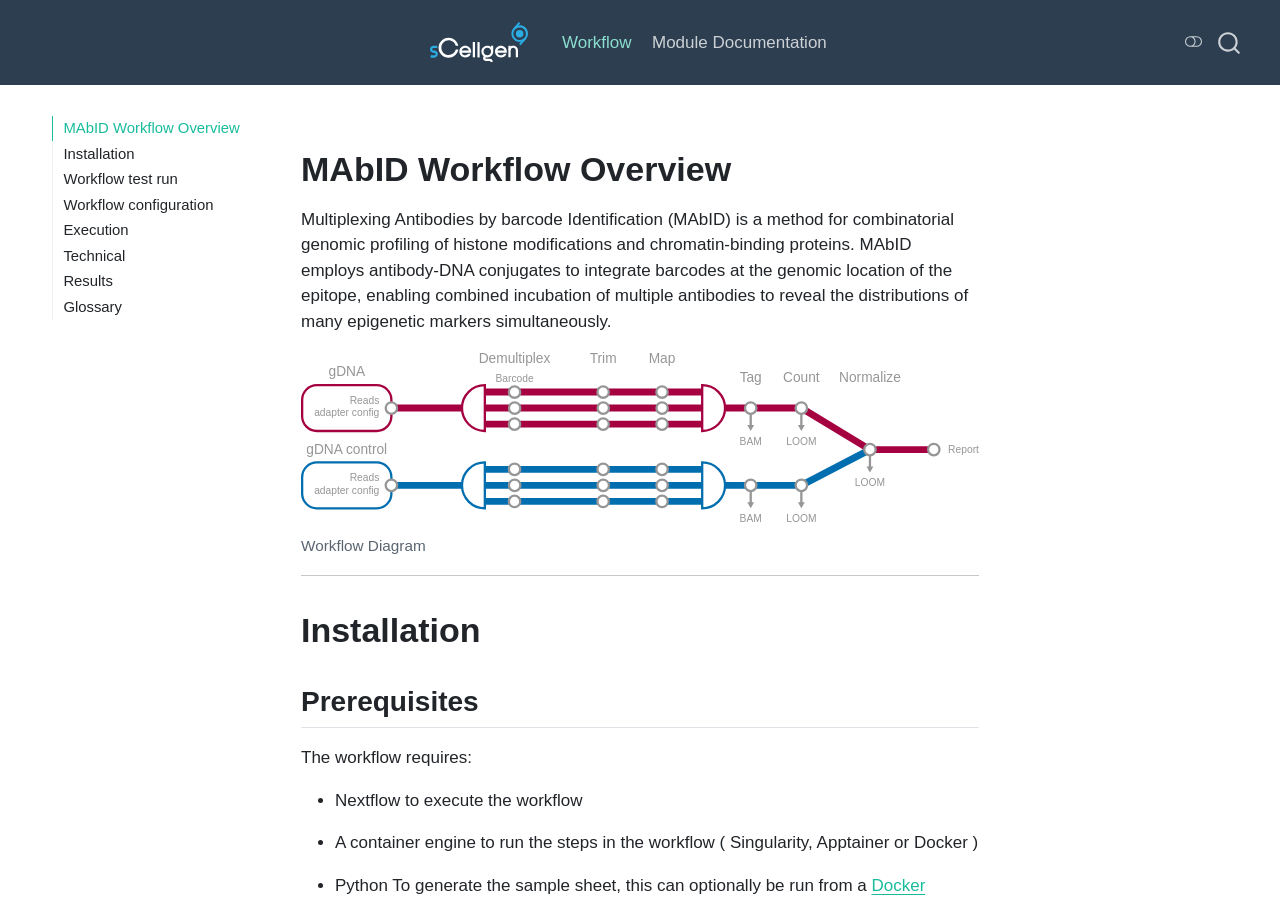
<file: docs/index.html>
<html xmlns="http://www.w3.org/1999/xhtml">    
  <head>      
    <title>Redirect to documentation/workflow.html</title>      
    <meta http-equiv="refresh" content="0;URL='documentation/workflow.html'" />    
  </head>    
  <body> 
  </body>  
</html>
</file>
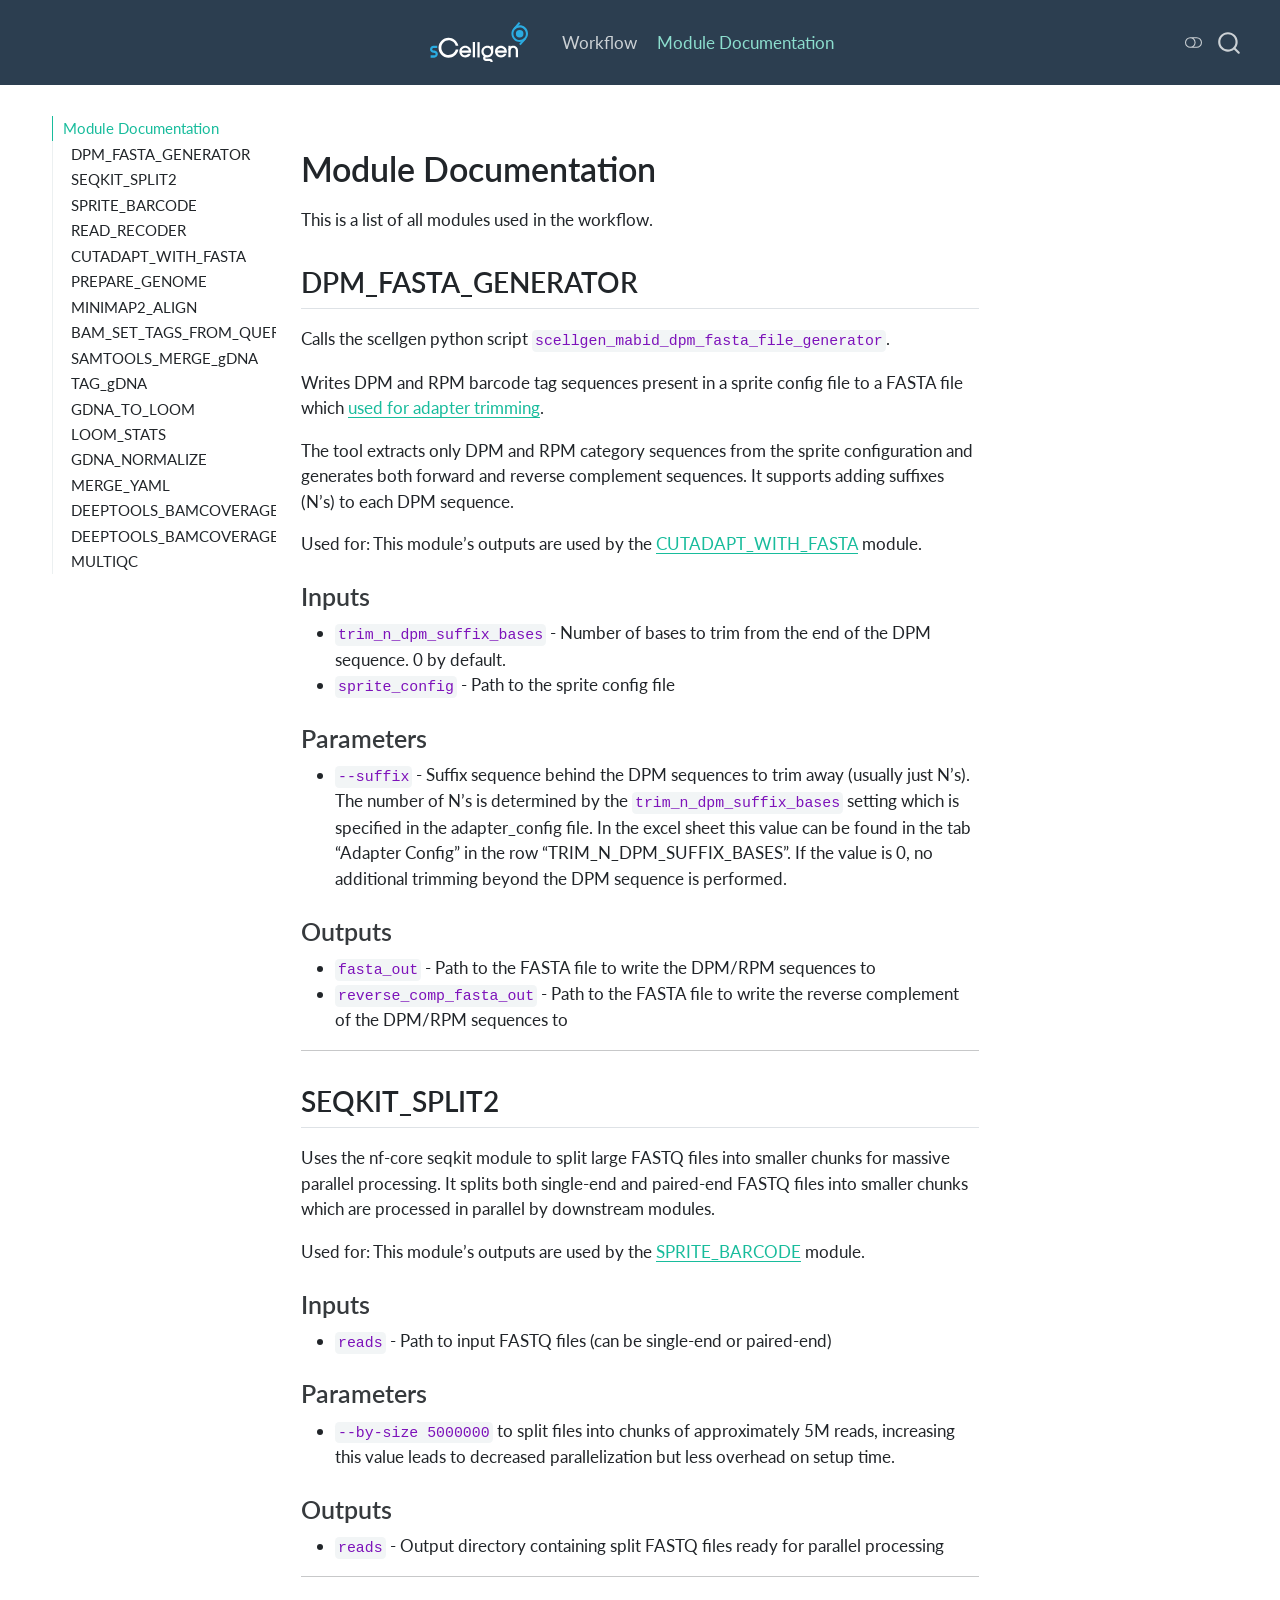
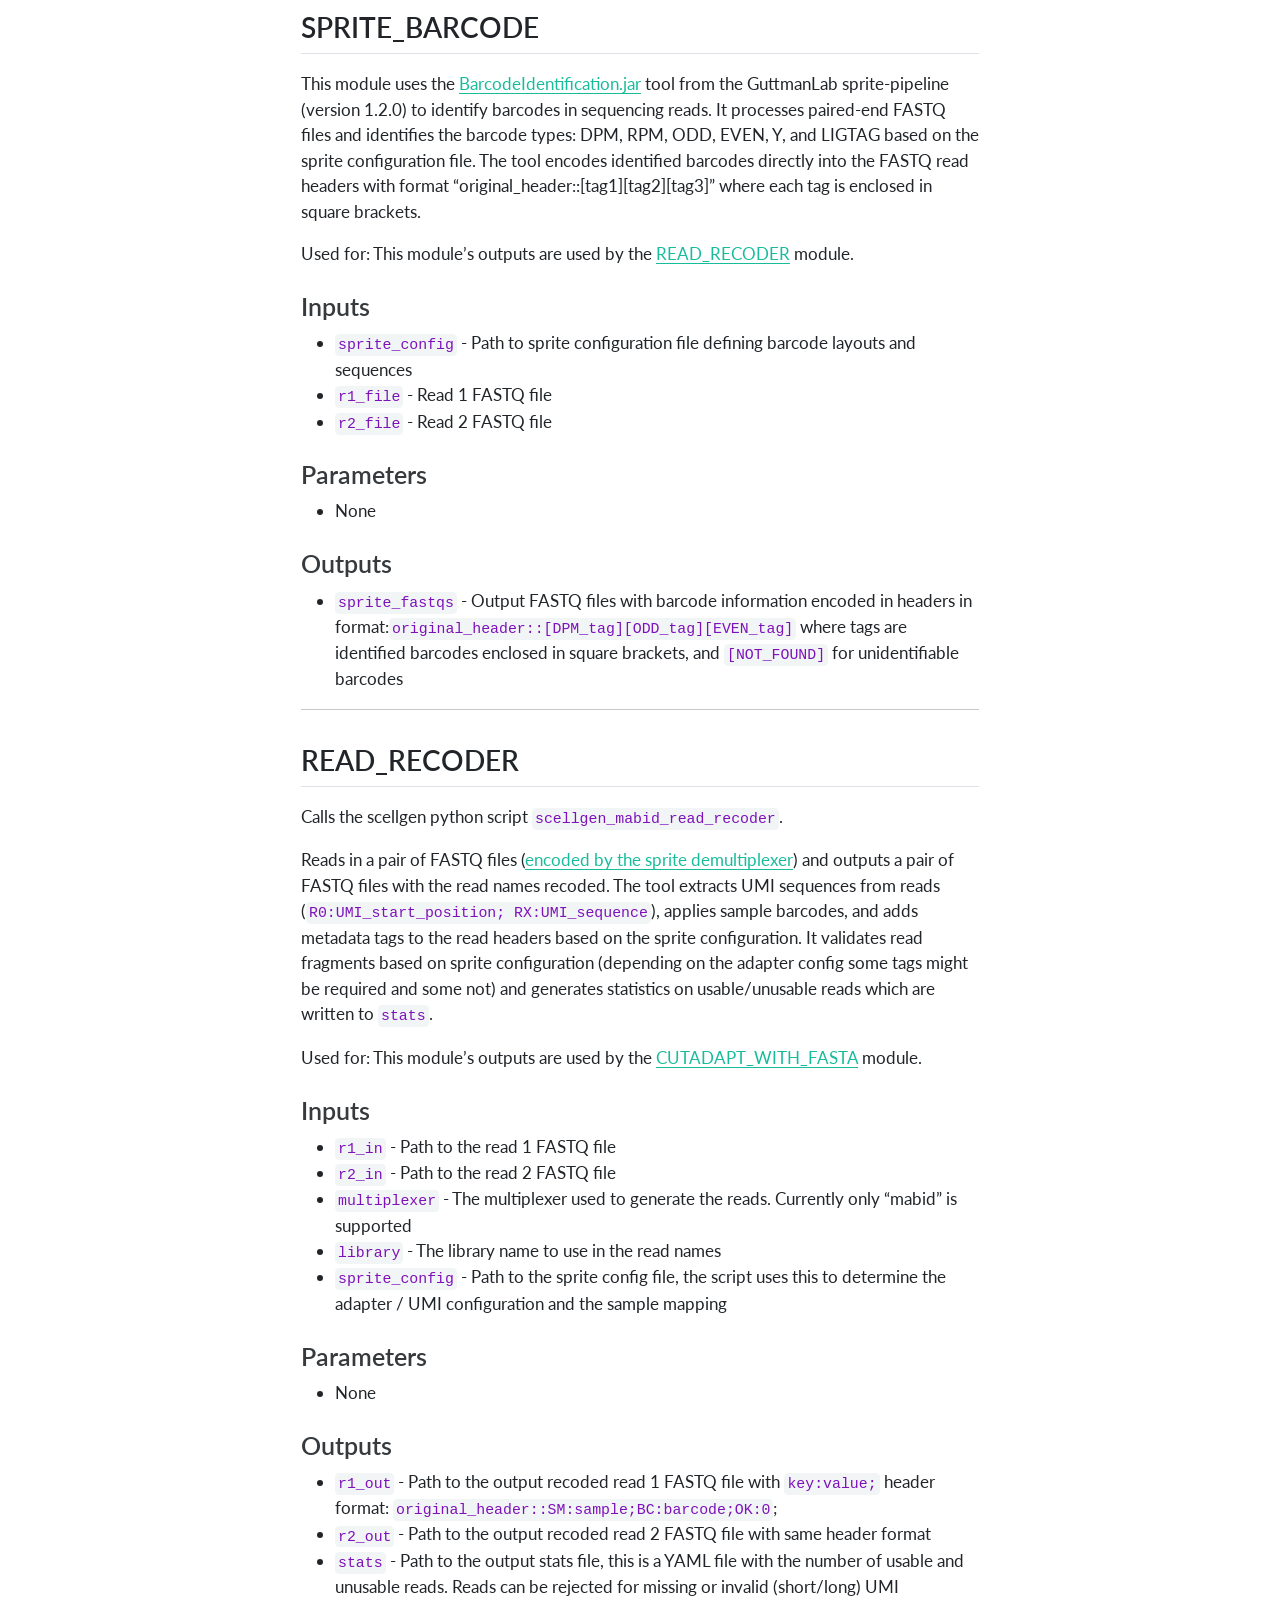
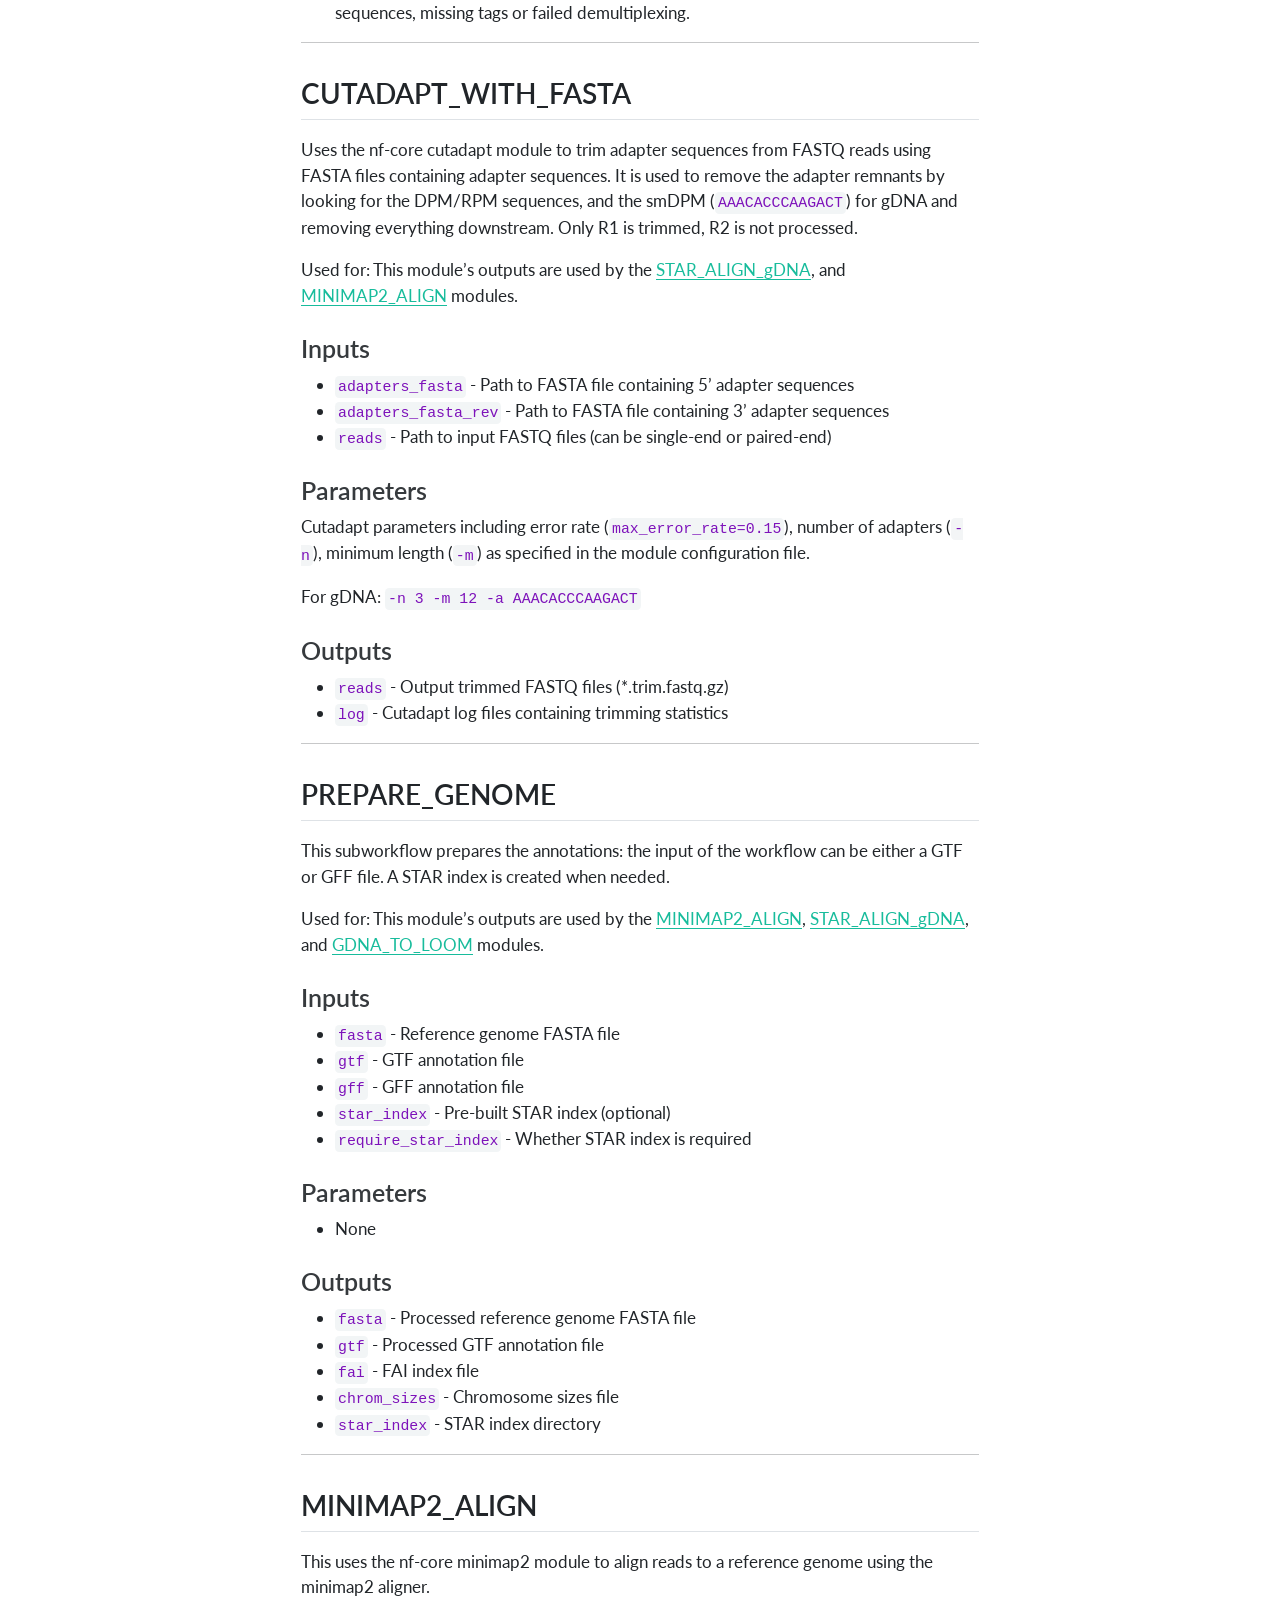
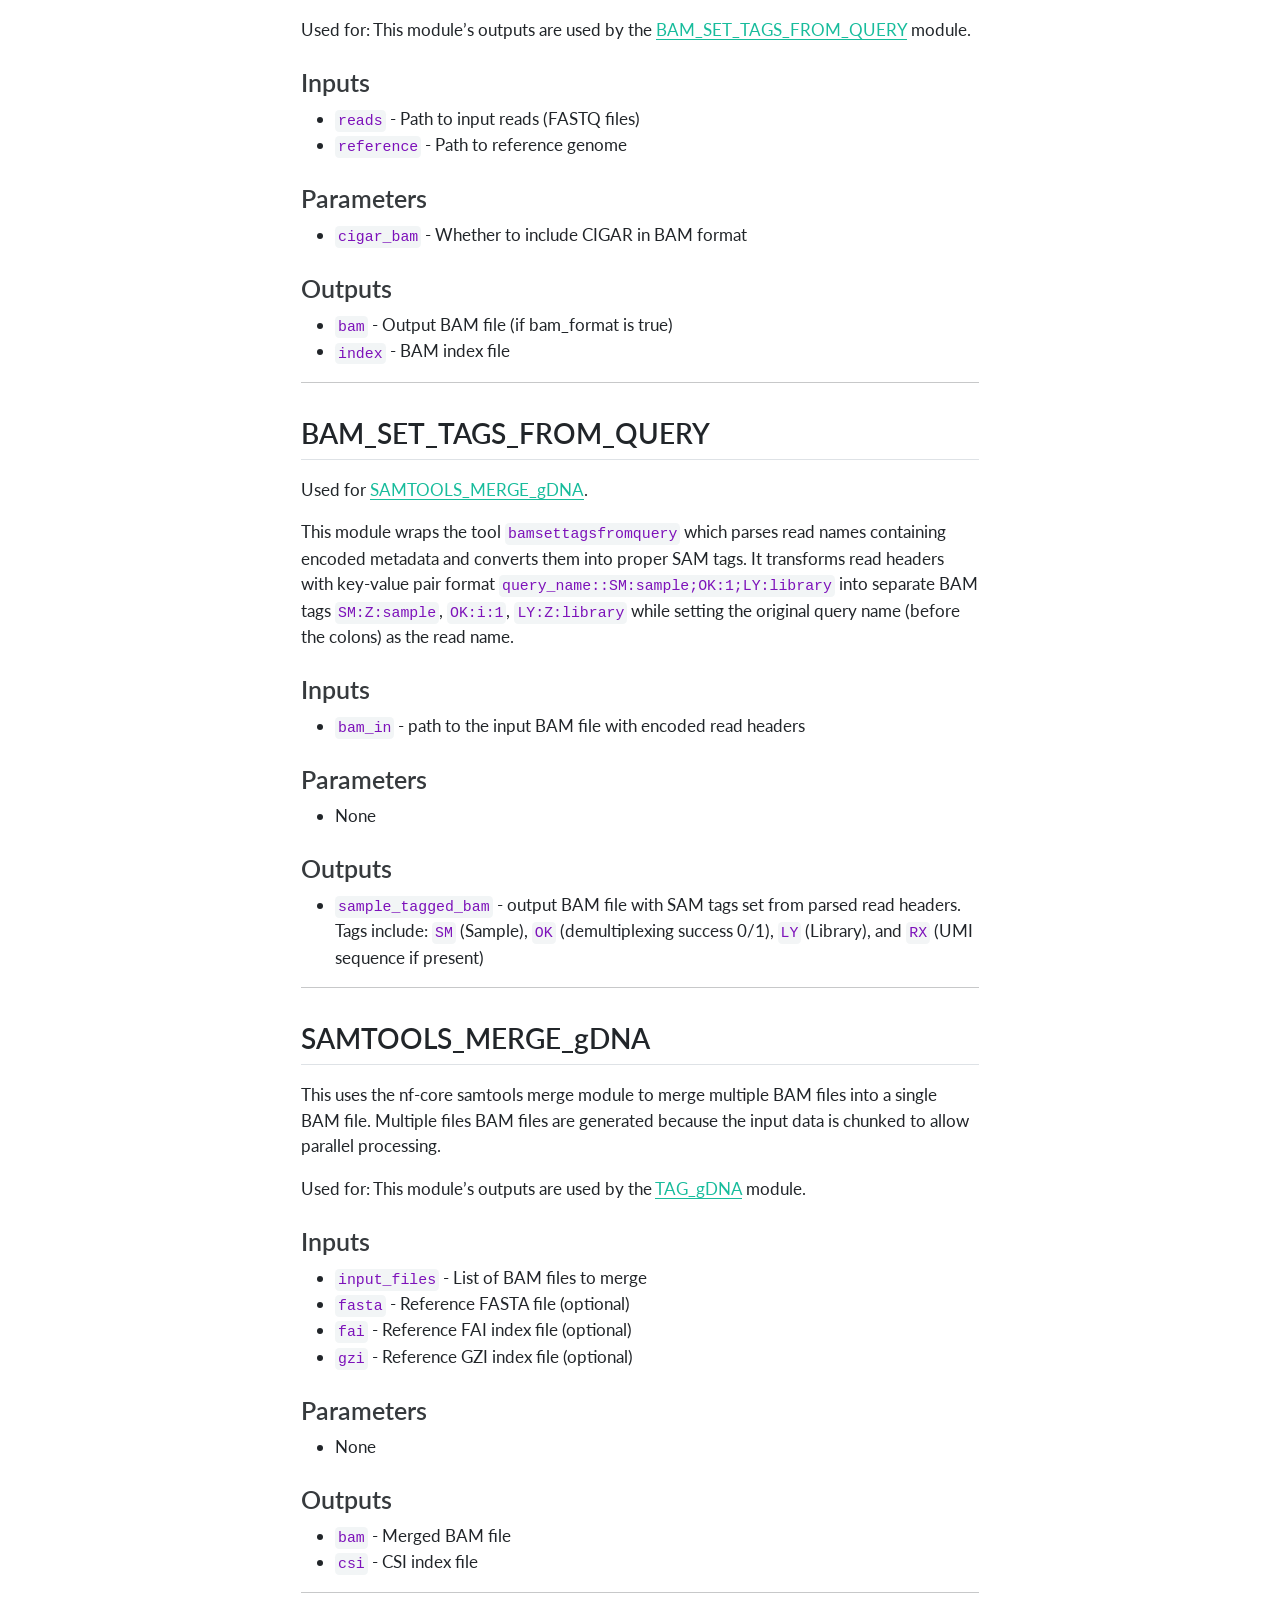
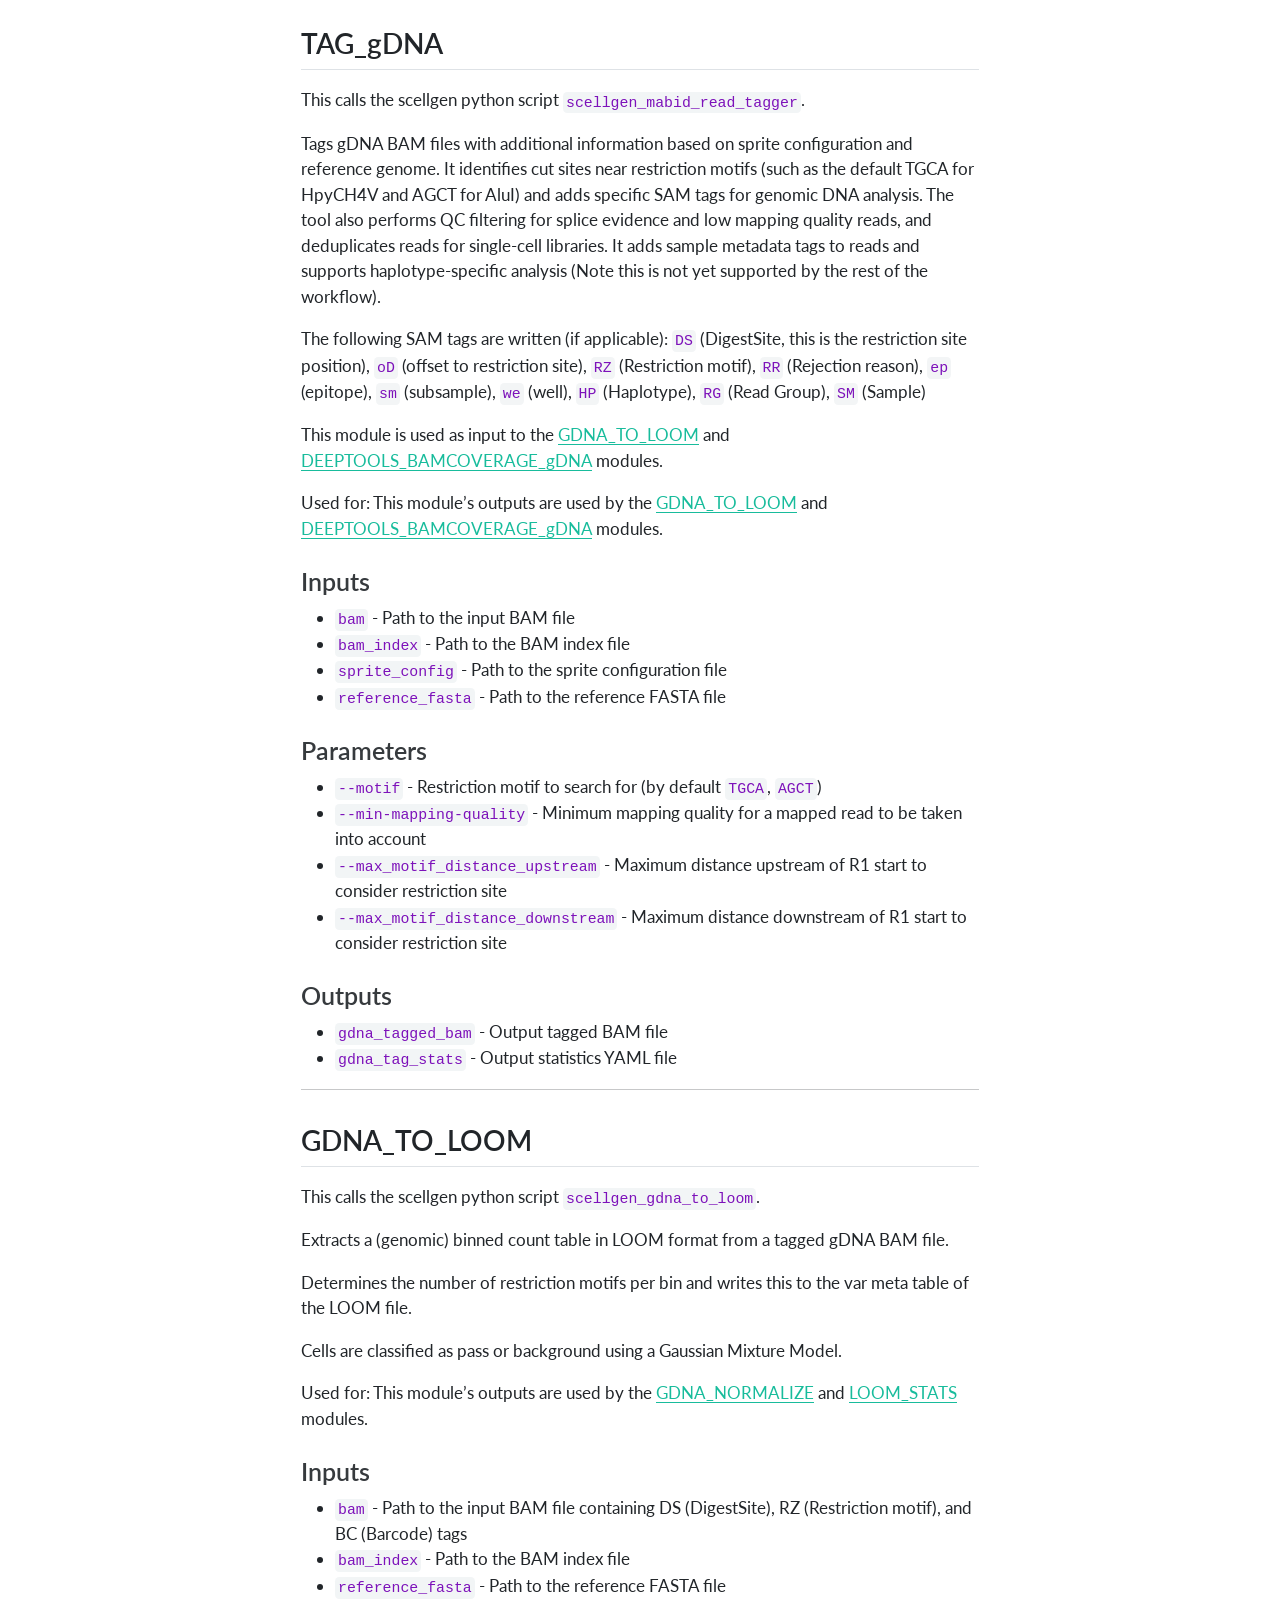
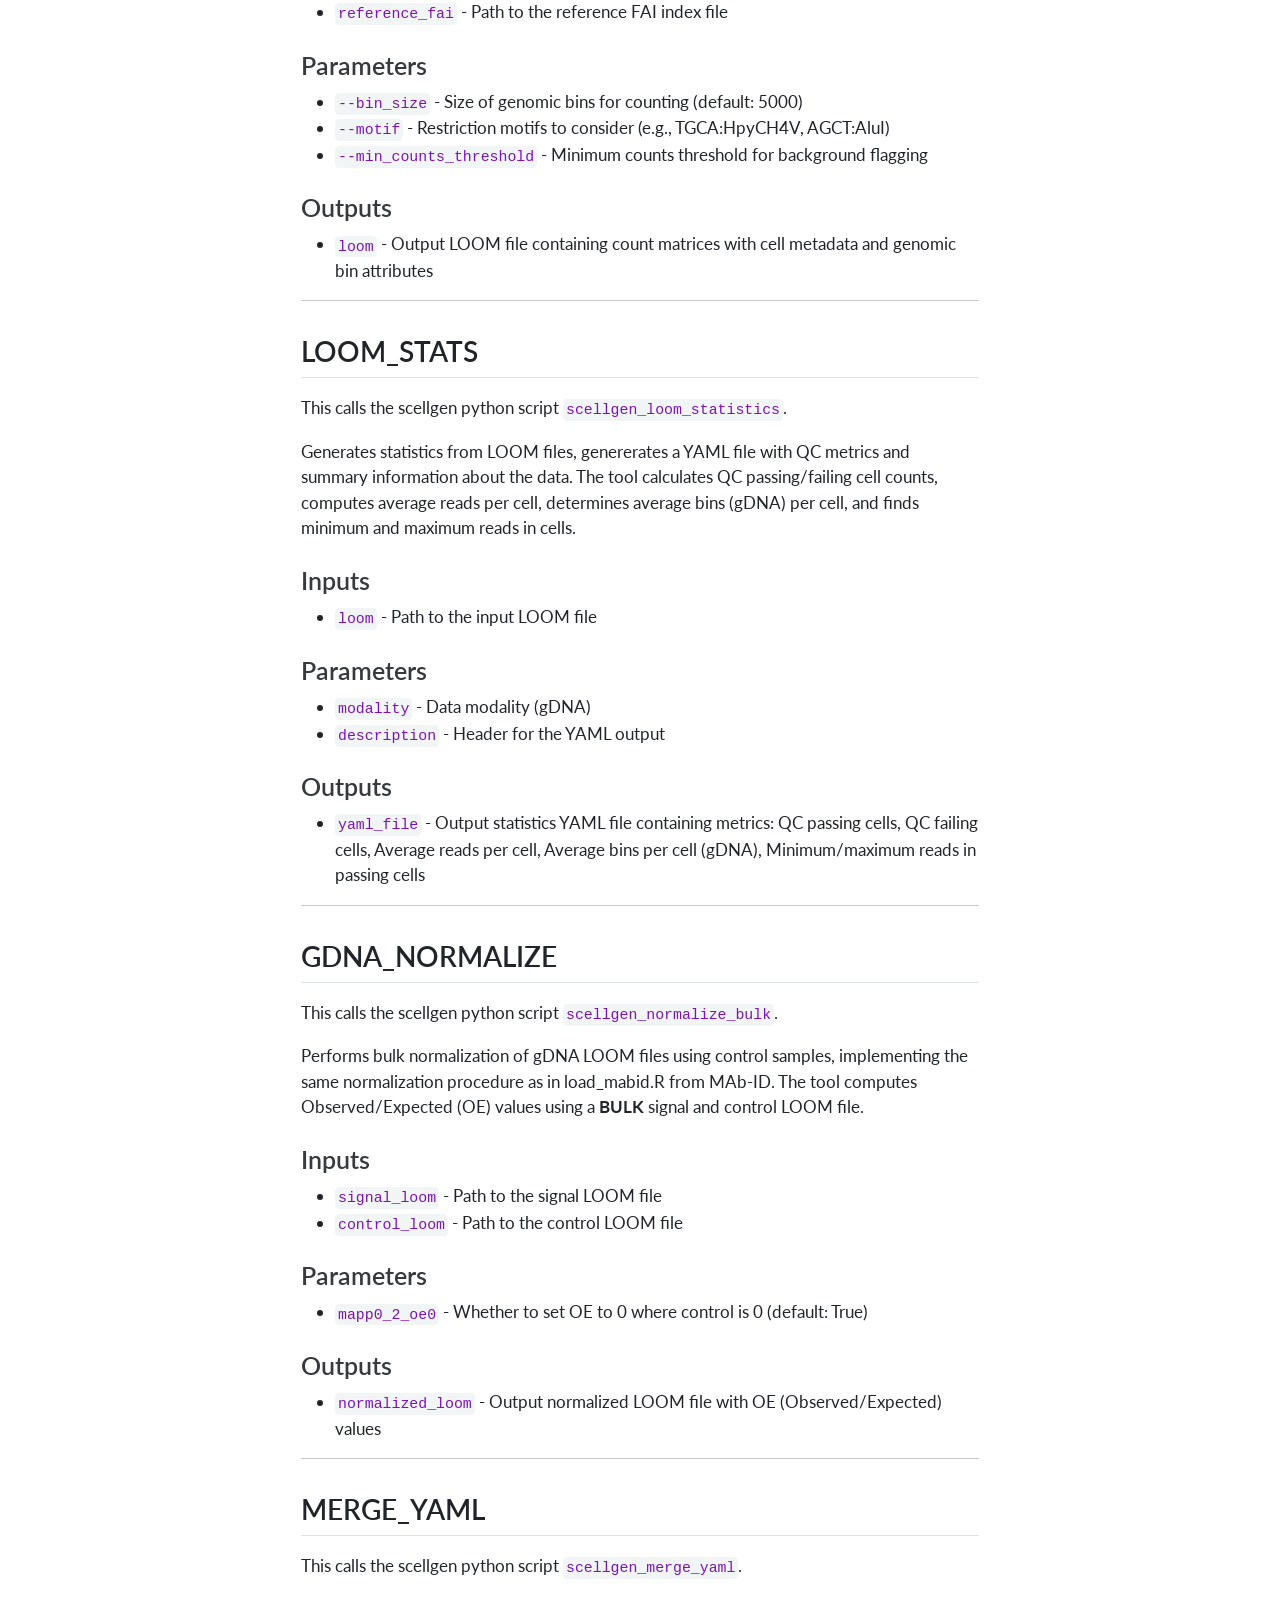
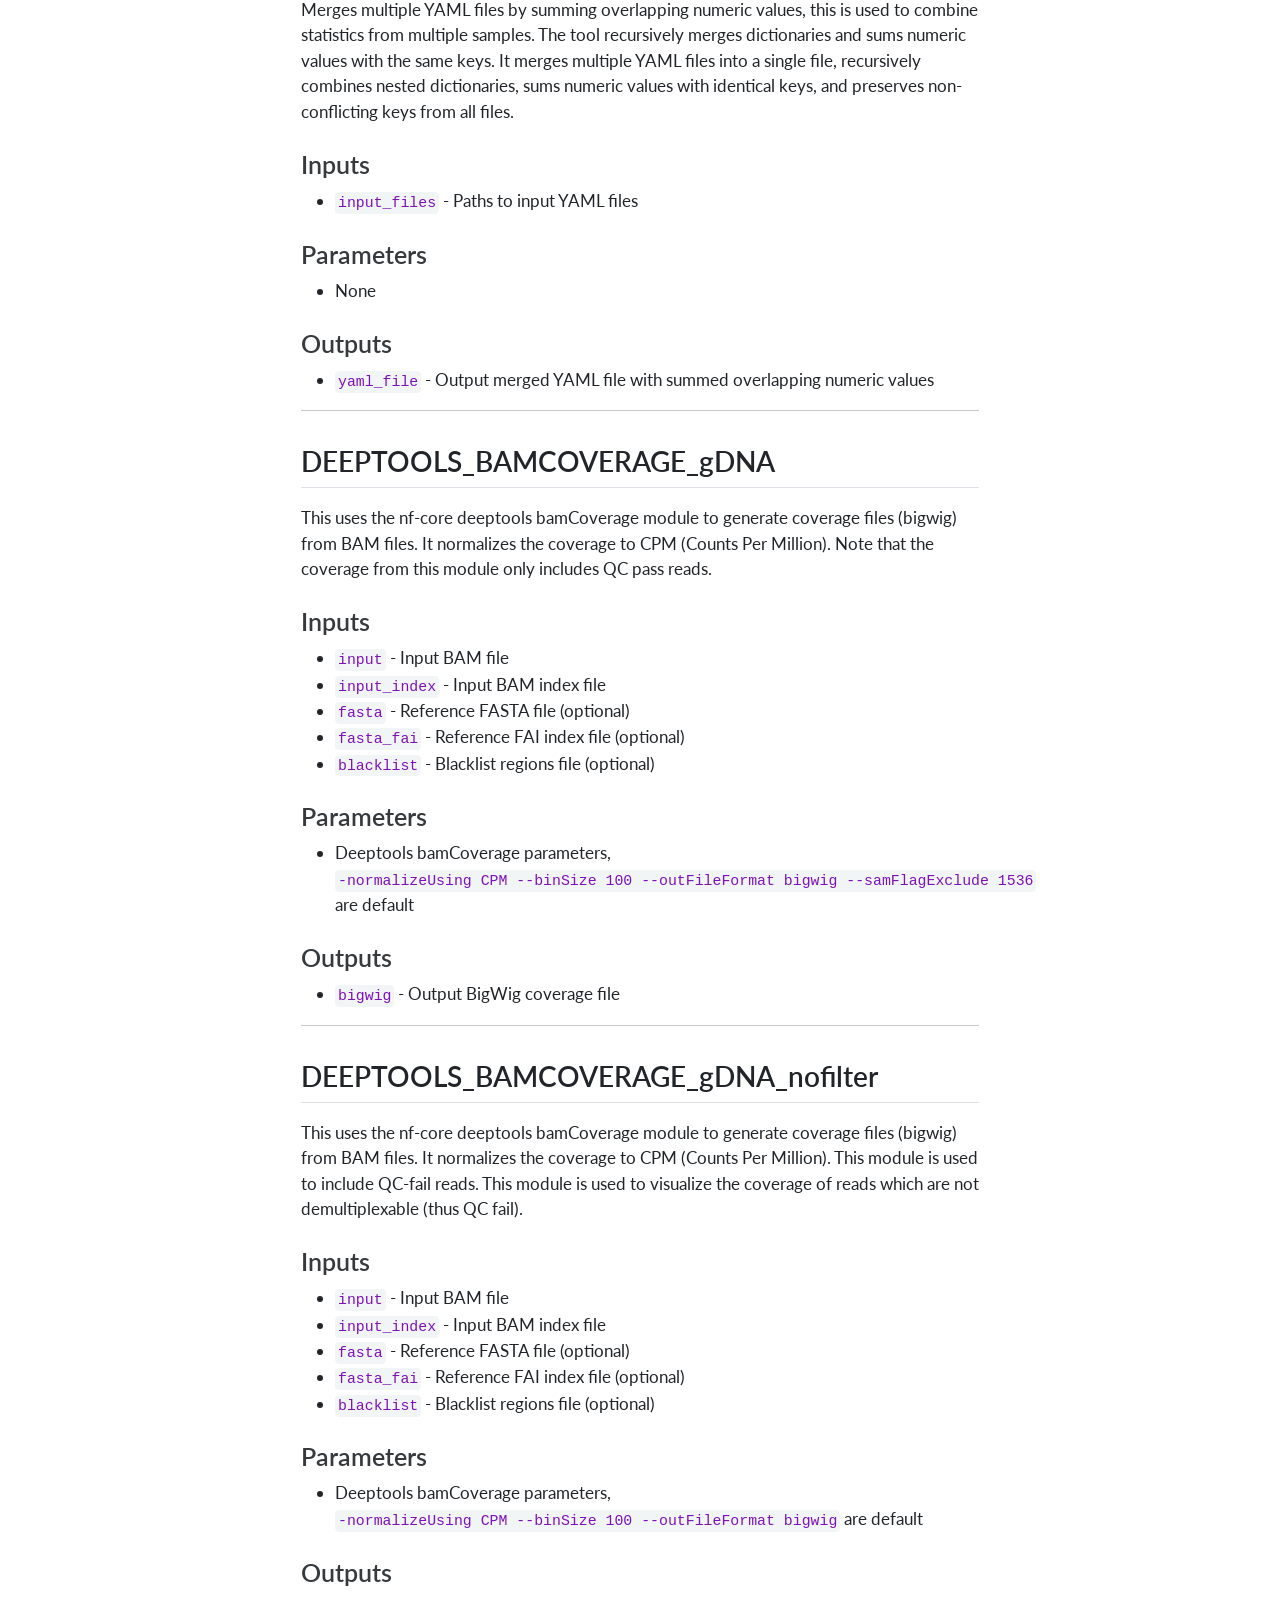
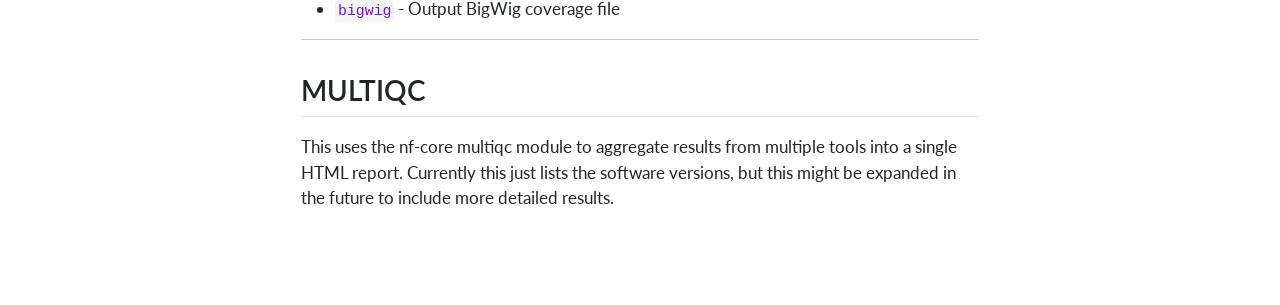
<file: docs/documentation/modules.html>
<!DOCTYPE html>
<html xmlns="http://www.w3.org/1999/xhtml" lang="en" xml:lang="en"><head>

<meta charset="utf-8">
<meta name="generator" content="quarto-1.9.38">

<meta name="viewport" content="width=device-width, initial-scale=1.0, user-scalable=yes">


<title>modules</title>
<style>
/* Default styles provided by pandoc.
** See https://pandoc.org/MANUAL.html#variables-for-html for config info.
*/
code{white-space: pre-wrap;}
span.smallcaps{font-variant: small-caps;}
div.columns{display: flex; gap: min(4vw, 1.5em);}
div.column{flex: auto; overflow-x: auto;}
div.hanging-indent{margin-left: 1.5em; text-indent: -1.5em;}
ul.task-list{list-style: none;}
ul.task-list li input[type="checkbox"] {
  width: 0.8em;
  margin: 0 0.8em 0.2em -1em; /* quarto-specific, see https://github.com/quarto-dev/quarto-cli/issues/4556 */ 
  vertical-align: middle;
}
</style>


<script src="../site_libs/quarto-nav/quarto-nav.js"></script>
<script src="../site_libs/quarto-nav/headroom.min.js"></script>
<script src="../site_libs/clipboard/clipboard.min.js"></script>
<script src="../site_libs/quarto-search/autocomplete.umd.js"></script>
<script src="../site_libs/quarto-search/fuse.min.js"></script>
<script src="../site_libs/quarto-search/quarto-search.js"></script>
<meta name="quarto:offset" content="../">
<link href="../assets/images/sCellgen_icon.ico" rel="icon">
<script src="../site_libs/quarto-html/quarto.js" type="module"></script>
<script src="../site_libs/quarto-html/tabsets/tabsets.js" type="module"></script>
<script src="../site_libs/quarto-html/popper.min.js"></script>
<script src="../site_libs/quarto-html/tippy.umd.min.js"></script>
<script src="../site_libs/quarto-html/anchor.min.js"></script>
<link href="../site_libs/quarto-html/tippy.css" rel="stylesheet">
<link href="../site_libs/quarto-html/quarto-syntax-highlighting-2ed7f7ae727038b1aa95f4c24ad3a3a6.css" rel="stylesheet" class="quarto-color-scheme" id="quarto-text-highlighting-styles">
<link href="../site_libs/quarto-html/quarto-syntax-highlighting-dark-a8dce9b896cea3c71b48d10bf222d40f.css" rel="stylesheet" class="quarto-color-scheme quarto-color-alternate" id="quarto-text-highlighting-styles">
<link href="../site_libs/quarto-html/quarto-syntax-highlighting-2ed7f7ae727038b1aa95f4c24ad3a3a6.css" rel="stylesheet" class="quarto-color-scheme-extra" id="quarto-text-highlighting-styles">
<script src="../site_libs/bootstrap/bootstrap.min.js"></script>
<link href="../site_libs/bootstrap/bootstrap-icons.css" rel="stylesheet">
<link href="../site_libs/bootstrap/bootstrap-d7d307c413fb65b9bc198478a8ed2e51.min.css" rel="stylesheet" append-hash="true" class="quarto-color-scheme" id="quarto-bootstrap" data-mode="light">
<link href="../site_libs/bootstrap/bootstrap-dark-c5d875d2f55a2044a411e298da852c41.min.css" rel="stylesheet" append-hash="true" class="quarto-color-scheme quarto-color-alternate" id="quarto-bootstrap" data-mode="dark">
<link href="../site_libs/bootstrap/bootstrap-d7d307c413fb65b9bc198478a8ed2e51.min.css" rel="stylesheet" append-hash="true" class="quarto-color-scheme-extra" id="quarto-bootstrap" data-mode="light">
<script id="quarto-search-options" type="application/json">{
  "location": "navbar",
  "copy-button": false,
  "collapse-after": 3,
  "panel-placement": "end",
  "type": "overlay",
  "limit": 50,
  "keyboard-shortcut": [
    "f",
    "/",
    "s"
  ],
  "show-item-context": false,
  "language": {
    "search-no-results-text": "No results",
    "search-matching-documents-text": "matching documents",
    "search-copy-link-title": "Copy link to search",
    "search-hide-matches-text": "Hide additional matches",
    "search-more-match-text": "more match in this document",
    "search-more-matches-text": "more matches in this document",
    "search-clear-button-title": "Clear",
    "search-text-placeholder": "",
    "search-detached-cancel-button-title": "Cancel",
    "search-submit-button-title": "Submit",
    "search-label": "Search"
  }
}</script>


<link rel="stylesheet" href="../assets/css/styles.css">
</head>

<body class="floating nav-fixed quarto-light"><script id="quarto-html-before-body" type="application/javascript">
    const toggleBodyColorMode = (bsSheetEl) => {
      const mode = bsSheetEl.getAttribute("data-mode");
      const bodyEl = window.document.querySelector("body");
      if (mode === "dark") {
        bodyEl.classList.add("quarto-dark");
        bodyEl.classList.remove("quarto-light");
      } else {
        bodyEl.classList.add("quarto-light");
        bodyEl.classList.remove("quarto-dark");
      }
    }
    const toggleBodyColorPrimary = () => {
      const bsSheetEl = window.document.querySelector("link#quarto-bootstrap:not([rel=disabled-stylesheet])");
      if (bsSheetEl) {
        toggleBodyColorMode(bsSheetEl);
      }
    }
    const setColorSchemeToggle = (alternate) => {
      const toggles = window.document.querySelectorAll('.quarto-color-scheme-toggle');
      for (let i=0; i < toggles.length; i++) {
        const toggle = toggles[i];
        if (toggle) {
          if (alternate) {
            toggle.classList.add("alternate");
          } else {
            toggle.classList.remove("alternate");
          }
        }
      }
    };
    const toggleColorMode = (alternate) => {
      // Switch the stylesheets
      const primaryStylesheets = window.document.querySelectorAll('link.quarto-color-scheme:not(.quarto-color-alternate)');
      const alternateStylesheets = window.document.querySelectorAll('link.quarto-color-scheme.quarto-color-alternate');
      manageTransitions('#quarto-margin-sidebar .nav-link', false);
      if (alternate) {
        // note: dark is layered on light, we don't disable primary!
        enableStylesheet(alternateStylesheets);
        for (const sheetNode of alternateStylesheets) {
          if (sheetNode.id === "quarto-bootstrap") {
            toggleBodyColorMode(sheetNode);
          }
        }
      } else {
        disableStylesheet(alternateStylesheets);
        enableStylesheet(primaryStylesheets)
        toggleBodyColorPrimary();
      }
      manageTransitions('#quarto-margin-sidebar .nav-link', true);
      // Switch the toggles
      setColorSchemeToggle(alternate)
      // Hack to workaround the fact that safari doesn't
      // properly recolor the scrollbar when toggling (#1455)
      if (navigator.userAgent.indexOf('Safari') > 0 && navigator.userAgent.indexOf('Chrome') == -1) {
        manageTransitions("body", false);
        window.scrollTo(0, 1);
        setTimeout(() => {
          window.scrollTo(0, 0);
          manageTransitions("body", true);
        }, 40);
      }
    }
    const disableStylesheet = (stylesheets) => {
      for (let i=0; i < stylesheets.length; i++) {
        const stylesheet = stylesheets[i];
        stylesheet.rel = 'disabled-stylesheet';
      }
    }
    const enableStylesheet = (stylesheets) => {
      for (let i=0; i < stylesheets.length; i++) {
        const stylesheet = stylesheets[i];
        if(stylesheet.rel !== 'stylesheet') { // for Chrome, which will still FOUC without this check
          stylesheet.rel = 'stylesheet';
        }
      }
    }
    const manageTransitions = (selector, allowTransitions) => {
      const els = window.document.querySelectorAll(selector);
      for (let i=0; i < els.length; i++) {
        const el = els[i];
        if (allowTransitions) {
          el.classList.remove('notransition');
        } else {
          el.classList.add('notransition');
        }
      }
    }
    const isFileUrl = () => {
      return window.location.protocol === 'file:';
    }
    const hasAlternateSentinel = () => {
      let styleSentinel = getColorSchemeSentinel();
      if (styleSentinel !== null) {
        return styleSentinel === "alternate";
      } else {
        return false;
      }
    }
    const setStyleSentinel = (alternate) => {
      const value = alternate ? "alternate" : "default";
      if (!isFileUrl()) {
        window.localStorage.setItem("quarto-color-scheme", value);
      } else {
        localAlternateSentinel = value;
      }
    }
    const getColorSchemeSentinel = () => {
      if (!isFileUrl()) {
        const storageValue = window.localStorage.getItem("quarto-color-scheme");
        return storageValue != null ? storageValue : localAlternateSentinel;
      } else {
        return localAlternateSentinel;
      }
    }
    const toggleGiscusIfUsed = (isAlternate, darkModeDefault) => {
      const baseTheme = document.querySelector('#giscus-base-theme')?.value ?? 'light';
      const alternateTheme = document.querySelector('#giscus-alt-theme')?.value ?? 'dark';
      let newTheme = '';
      if(authorPrefersDark) {
        newTheme = isAlternate ? baseTheme : alternateTheme;
      } else {
        newTheme = isAlternate ? alternateTheme : baseTheme;
      }
      const changeGiscusTheme = () => {
        // From: https://github.com/giscus/giscus/issues/336
        const sendMessage = (message) => {
          const iframe = document.querySelector('iframe.giscus-frame');
          if (!iframe) return;
          iframe.contentWindow.postMessage({ giscus: message }, 'https://giscus.app');
        }
        sendMessage({
          setConfig: {
            theme: newTheme
          }
        });
      }
      const isGiscussLoaded = window.document.querySelector('iframe.giscus-frame') !== null;
      if (isGiscussLoaded) {
        changeGiscusTheme();
      }
    };
    const authorPrefersDark = false;
    const darkModeDefault = authorPrefersDark;
      document.querySelector('link#quarto-text-highlighting-styles.quarto-color-scheme-extra').rel = 'disabled-stylesheet';
      document.querySelector('link#quarto-bootstrap.quarto-color-scheme-extra').rel = 'disabled-stylesheet';
    let localAlternateSentinel = darkModeDefault ? 'alternate' : 'default';
    // Dark / light mode switch
    window.quartoToggleColorScheme = () => {
      // Read the current dark / light value
      let toAlternate = !hasAlternateSentinel();
      toggleColorMode(toAlternate);
      setStyleSentinel(toAlternate);
      toggleGiscusIfUsed(toAlternate, darkModeDefault);
      window.dispatchEvent(new Event('resize'));
    };
    // Switch to dark mode if need be
    if (hasAlternateSentinel()) {
      toggleColorMode(true);
    } else {
      toggleColorMode(false);
    }
  </script>

<div id="quarto-search-results"></div>
  <header id="quarto-header" class="headroom fixed-top">
    <nav class="navbar navbar-expand-lg " data-bs-theme="dark">
      <div class="navbar-container container-fluid">
      <div class="navbar-brand-container mx-auto">
    <a href="../index.html" class="navbar-brand navbar-brand-logo">
    <img src="../assets/images/sCellgen_logo.svg" alt="" class="navbar-logo light-content">
    <img src="../assets/images/sCellgen_logo.svg" alt="" class="navbar-logo dark-content">
    </a>
  </div>
            <div id="quarto-search" class="" title="Search"></div>
          <button class="navbar-toggler" type="button" data-bs-toggle="collapse" data-bs-target="#navbarCollapse" aria-controls="navbarCollapse" role="menu" aria-expanded="false" aria-label="Toggle navigation" onclick="if (window.quartoToggleHeadroom) { window.quartoToggleHeadroom(); }">
  <span class="navbar-toggler-icon"></span>
</button>
          <div class="collapse navbar-collapse" id="navbarCollapse">
            <ul class="navbar-nav navbar-nav-scroll me-auto">
  <li class="nav-item">
    <a class="nav-link" href="../documentation/workflow.html"> 
<span class="menu-text">Workflow</span></a>
  </li>  
  <li class="nav-item">
    <a class="nav-link active" href="../documentation/modules.html" aria-current="page"> 
<span class="menu-text">Module Documentation</span></a>
  </li>  
</ul>
          </div> <!-- /navcollapse -->
            <div class="quarto-navbar-tools">
  <a href="" class="quarto-color-scheme-toggle quarto-navigation-tool  px-1" onclick="window.quartoToggleColorScheme(); return false;" title="Toggle dark mode"><i class="bi"></i></a>
</div>
      </div> <!-- /container-fluid -->
    </nav>
</header>
<!-- content -->
<div id="quarto-content" class="quarto-container page-columns page-rows-contents page-layout-article page-navbar">
<!-- sidebar -->
  <nav id="quarto-sidebar" class="sidebar collapse collapse-horizontal quarto-sidebar-collapse-item sidebar-navigation floating overflow-auto">
    <nav id="TOC" role="doc-toc" class="toc-active">
    <h2 id="toc-title">On this page</h2>
   
  <ul>
  <li><a href="#module-documentation" id="toc-module-documentation" class="nav-link active" data-scroll-target="#module-documentation">Module Documentation</a>
  <ul class="collapse">
  <li><a href="#dpm_fasta_generator" id="toc-dpm_fasta_generator" class="nav-link" data-scroll-target="#dpm_fasta_generator">DPM_FASTA_GENERATOR</a>
  <ul class="collapse">
  <li><a href="#inputs" id="toc-inputs" class="nav-link" data-scroll-target="#inputs">Inputs</a></li>
  <li><a href="#parameters" id="toc-parameters" class="nav-link" data-scroll-target="#parameters">Parameters</a></li>
  <li><a href="#outputs" id="toc-outputs" class="nav-link" data-scroll-target="#outputs">Outputs</a></li>
  </ul></li>
  <li><a href="#seqkit_split2" id="toc-seqkit_split2" class="nav-link" data-scroll-target="#seqkit_split2">SEQKIT_SPLIT2</a>
  <ul class="collapse">
  <li><a href="#inputs-1" id="toc-inputs-1" class="nav-link" data-scroll-target="#inputs-1">Inputs</a></li>
  <li><a href="#parameters-1" id="toc-parameters-1" class="nav-link" data-scroll-target="#parameters-1">Parameters</a></li>
  <li><a href="#outputs-1" id="toc-outputs-1" class="nav-link" data-scroll-target="#outputs-1">Outputs</a></li>
  </ul></li>
  <li><a href="#sprite_barcode" id="toc-sprite_barcode" class="nav-link" data-scroll-target="#sprite_barcode">SPRITE_BARCODE</a>
  <ul class="collapse">
  <li><a href="#inputs-2" id="toc-inputs-2" class="nav-link" data-scroll-target="#inputs-2">Inputs</a></li>
  <li><a href="#parameters-2" id="toc-parameters-2" class="nav-link" data-scroll-target="#parameters-2">Parameters</a></li>
  <li><a href="#outputs-2" id="toc-outputs-2" class="nav-link" data-scroll-target="#outputs-2">Outputs</a></li>
  </ul></li>
  <li><a href="#read_recoder" id="toc-read_recoder" class="nav-link" data-scroll-target="#read_recoder">READ_RECODER</a>
  <ul class="collapse">
  <li><a href="#inputs-3" id="toc-inputs-3" class="nav-link" data-scroll-target="#inputs-3">Inputs</a></li>
  <li><a href="#parameters-3" id="toc-parameters-3" class="nav-link" data-scroll-target="#parameters-3">Parameters</a></li>
  <li><a href="#outputs-3" id="toc-outputs-3" class="nav-link" data-scroll-target="#outputs-3">Outputs</a></li>
  </ul></li>
  <li><a href="#cutadapt_with_fasta" id="toc-cutadapt_with_fasta" class="nav-link" data-scroll-target="#cutadapt_with_fasta">CUTADAPT_WITH_FASTA</a>
  <ul class="collapse">
  <li><a href="#inputs-4" id="toc-inputs-4" class="nav-link" data-scroll-target="#inputs-4">Inputs</a></li>
  <li><a href="#parameters-4" id="toc-parameters-4" class="nav-link" data-scroll-target="#parameters-4">Parameters</a></li>
  <li><a href="#outputs-4" id="toc-outputs-4" class="nav-link" data-scroll-target="#outputs-4">Outputs</a></li>
  </ul></li>
  <li><a href="#prepare_genome" id="toc-prepare_genome" class="nav-link" data-scroll-target="#prepare_genome">PREPARE_GENOME</a>
  <ul class="collapse">
  <li><a href="#inputs-5" id="toc-inputs-5" class="nav-link" data-scroll-target="#inputs-5">Inputs</a></li>
  <li><a href="#parameters-5" id="toc-parameters-5" class="nav-link" data-scroll-target="#parameters-5">Parameters</a></li>
  <li><a href="#outputs-5" id="toc-outputs-5" class="nav-link" data-scroll-target="#outputs-5">Outputs</a></li>
  </ul></li>
  <li><a href="#minimap2_align" id="toc-minimap2_align" class="nav-link" data-scroll-target="#minimap2_align">MINIMAP2_ALIGN</a>
  <ul class="collapse">
  <li><a href="#inputs-6" id="toc-inputs-6" class="nav-link" data-scroll-target="#inputs-6">Inputs</a></li>
  <li><a href="#parameters-6" id="toc-parameters-6" class="nav-link" data-scroll-target="#parameters-6">Parameters</a></li>
  <li><a href="#outputs-6" id="toc-outputs-6" class="nav-link" data-scroll-target="#outputs-6">Outputs</a></li>
  </ul></li>
  <li><a href="#bam_set_tags_from_query" id="toc-bam_set_tags_from_query" class="nav-link" data-scroll-target="#bam_set_tags_from_query">BAM_SET_TAGS_FROM_QUERY</a>
  <ul class="collapse">
  <li><a href="#inputs-7" id="toc-inputs-7" class="nav-link" data-scroll-target="#inputs-7">Inputs</a></li>
  <li><a href="#parameters-7" id="toc-parameters-7" class="nav-link" data-scroll-target="#parameters-7">Parameters</a></li>
  <li><a href="#outputs-7" id="toc-outputs-7" class="nav-link" data-scroll-target="#outputs-7">Outputs</a></li>
  </ul></li>
  <li><a href="#samtools_merge_gdna" id="toc-samtools_merge_gdna" class="nav-link" data-scroll-target="#samtools_merge_gdna">SAMTOOLS_MERGE_gDNA</a>
  <ul class="collapse">
  <li><a href="#inputs-8" id="toc-inputs-8" class="nav-link" data-scroll-target="#inputs-8">Inputs</a></li>
  <li><a href="#parameters-8" id="toc-parameters-8" class="nav-link" data-scroll-target="#parameters-8">Parameters</a></li>
  <li><a href="#outputs-8" id="toc-outputs-8" class="nav-link" data-scroll-target="#outputs-8">Outputs</a></li>
  </ul></li>
  <li><a href="#tag_gdna" id="toc-tag_gdna" class="nav-link" data-scroll-target="#tag_gdna">TAG_gDNA</a>
  <ul class="collapse">
  <li><a href="#inputs-9" id="toc-inputs-9" class="nav-link" data-scroll-target="#inputs-9">Inputs</a></li>
  <li><a href="#parameters-9" id="toc-parameters-9" class="nav-link" data-scroll-target="#parameters-9">Parameters</a></li>
  <li><a href="#outputs-9" id="toc-outputs-9" class="nav-link" data-scroll-target="#outputs-9">Outputs</a></li>
  </ul></li>
  <li><a href="#gdna_to_loom" id="toc-gdna_to_loom" class="nav-link" data-scroll-target="#gdna_to_loom">GDNA_TO_LOOM</a>
  <ul class="collapse">
  <li><a href="#inputs-10" id="toc-inputs-10" class="nav-link" data-scroll-target="#inputs-10">Inputs</a></li>
  <li><a href="#parameters-10" id="toc-parameters-10" class="nav-link" data-scroll-target="#parameters-10">Parameters</a></li>
  <li><a href="#outputs-10" id="toc-outputs-10" class="nav-link" data-scroll-target="#outputs-10">Outputs</a></li>
  </ul></li>
  <li><a href="#loom_stats" id="toc-loom_stats" class="nav-link" data-scroll-target="#loom_stats">LOOM_STATS</a>
  <ul class="collapse">
  <li><a href="#inputs-11" id="toc-inputs-11" class="nav-link" data-scroll-target="#inputs-11">Inputs</a></li>
  <li><a href="#parameters-11" id="toc-parameters-11" class="nav-link" data-scroll-target="#parameters-11">Parameters</a></li>
  <li><a href="#outputs-11" id="toc-outputs-11" class="nav-link" data-scroll-target="#outputs-11">Outputs</a></li>
  </ul></li>
  <li><a href="#gdna_normalize" id="toc-gdna_normalize" class="nav-link" data-scroll-target="#gdna_normalize">GDNA_NORMALIZE</a>
  <ul class="collapse">
  <li><a href="#inputs-12" id="toc-inputs-12" class="nav-link" data-scroll-target="#inputs-12">Inputs</a></li>
  <li><a href="#parameters-12" id="toc-parameters-12" class="nav-link" data-scroll-target="#parameters-12">Parameters</a></li>
  <li><a href="#outputs-12" id="toc-outputs-12" class="nav-link" data-scroll-target="#outputs-12">Outputs</a></li>
  </ul></li>
  <li><a href="#merge_yaml" id="toc-merge_yaml" class="nav-link" data-scroll-target="#merge_yaml">MERGE_YAML</a>
  <ul class="collapse">
  <li><a href="#inputs-13" id="toc-inputs-13" class="nav-link" data-scroll-target="#inputs-13">Inputs</a></li>
  <li><a href="#parameters-13" id="toc-parameters-13" class="nav-link" data-scroll-target="#parameters-13">Parameters</a></li>
  <li><a href="#outputs-13" id="toc-outputs-13" class="nav-link" data-scroll-target="#outputs-13">Outputs</a></li>
  </ul></li>
  <li><a href="#deeptools_bamcoverage_gdna" id="toc-deeptools_bamcoverage_gdna" class="nav-link" data-scroll-target="#deeptools_bamcoverage_gdna">DEEPTOOLS_BAMCOVERAGE_gDNA</a>
  <ul class="collapse">
  <li><a href="#inputs-14" id="toc-inputs-14" class="nav-link" data-scroll-target="#inputs-14">Inputs</a></li>
  <li><a href="#parameters-14" id="toc-parameters-14" class="nav-link" data-scroll-target="#parameters-14">Parameters</a></li>
  <li><a href="#outputs-14" id="toc-outputs-14" class="nav-link" data-scroll-target="#outputs-14">Outputs</a></li>
  </ul></li>
  <li><a href="#deeptools_bamcoverage_gdna_nofilter" id="toc-deeptools_bamcoverage_gdna_nofilter" class="nav-link" data-scroll-target="#deeptools_bamcoverage_gdna_nofilter">DEEPTOOLS_BAMCOVERAGE_gDNA_nofilter</a>
  <ul class="collapse">
  <li><a href="#inputs-15" id="toc-inputs-15" class="nav-link" data-scroll-target="#inputs-15">Inputs</a></li>
  <li><a href="#parameters-15" id="toc-parameters-15" class="nav-link" data-scroll-target="#parameters-15">Parameters</a></li>
  <li><a href="#outputs-15" id="toc-outputs-15" class="nav-link" data-scroll-target="#outputs-15">Outputs</a></li>
  </ul></li>
  <li><a href="#multiqc" id="toc-multiqc" class="nav-link" data-scroll-target="#multiqc">MULTIQC</a></li>
  </ul></li>
  </ul>
</nav>
</nav>
<div id="quarto-sidebar-glass" class="quarto-sidebar-collapse-item" data-bs-toggle="collapse" data-bs-target=".quarto-sidebar-collapse-item"></div>
<!-- margin-sidebar -->
    <div id="quarto-margin-sidebar" class="sidebar margin-sidebar zindex-bottom">
    </div>
<!-- main -->
<main class="content" id="quarto-document-content"><header id="title-block-header" class="quarto-title-block"></header>





<section id="module-documentation" class="level1">
<h1>Module Documentation</h1>
<p>This is a list of all modules used in the workflow.</p>
<section id="dpm_fasta_generator" class="level2">
<h2 class="anchored" data-anchor-id="dpm_fasta_generator">DPM_FASTA_GENERATOR</h2>
<p>Calls the scellgen python script <code>scellgen_mabid_dpm_fasta_file_generator</code>.</p>
<p>Writes DPM and RPM barcode tag sequences present in a sprite config file to a FASTA file which <a href="#CUTADAPT_WITH_FASTA" title="#CUTADAPT_WITH_FASTA">used for adapter trimming</a>.</p>
<p>The tool extracts only DPM and RPM category sequences from the sprite configuration and generates both forward and reverse complement sequences. It supports adding suffixes (N’s) to each DPM sequence.</p>
<p>Used for: This module’s outputs are used by the <a href="#CUTADAPT_WITH_FASTA" title="#CUTADAPT_WITH_FASTA">CUTADAPT_WITH_FASTA</a> module.</p>
<section id="inputs" class="level3">
<h3 class="anchored" data-anchor-id="inputs">Inputs</h3>
<ul>
<li><code>trim_n_dpm_suffix_bases</code> - Number of bases to trim from the end of the DPM sequence. 0 by default.</li>
<li><code>sprite_config</code> - Path to the sprite config file</li>
</ul>
</section>
<section id="parameters" class="level3">
<h3 class="anchored" data-anchor-id="parameters">Parameters</h3>
<ul>
<li><code>--suffix</code> - Suffix sequence behind the DPM sequences to trim away (usually just N’s). The number of N’s is determined by the <code>trim_n_dpm_suffix_bases</code> setting which is specified in the adapter_config file. In the excel sheet this value can be found in the tab “Adapter Config” in the row “TRIM_N_DPM_SUFFIX_BASES”. If the value is 0, no additional trimming beyond the DPM sequence is performed.</li>
</ul>
</section>
<section id="outputs" class="level3">
<h3 class="anchored" data-anchor-id="outputs">Outputs</h3>
<ul>
<li><code>fasta_out</code> - Path to the FASTA file to write the DPM/RPM sequences to</li>
<li><code>reverse_comp_fasta_out</code> - Path to the FASTA file to write the reverse complement of the DPM/RPM sequences to</li>
</ul>
<hr>
</section>
</section>
<section id="seqkit_split2" class="level2">
<h2 class="anchored" data-anchor-id="seqkit_split2">SEQKIT_SPLIT2</h2>
<p>Uses the nf-core seqkit module to split large FASTQ files into smaller chunks for massive parallel processing. It splits both single-end and paired-end FASTQ files into smaller chunks which are processed in parallel by downstream modules.</p>
<p>Used for: This module’s outputs are used by the <a href="#SPRITE_BARCODE" title="#SPRITE_BARCODE">SPRITE_BARCODE</a> module.</p>
<section id="inputs-1" class="level3">
<h3 class="anchored" data-anchor-id="inputs-1">Inputs</h3>
<ul>
<li><code>reads</code> - Path to input FASTQ files (can be single-end or paired-end)</li>
</ul>
</section>
<section id="parameters-1" class="level3">
<h3 class="anchored" data-anchor-id="parameters-1">Parameters</h3>
<ul>
<li><code>--by-size 5000000</code> to split files into chunks of approximately 5M reads, increasing this value leads to decreased parallelization but less overhead on setup time.</li>
</ul>
</section>
<section id="outputs-1" class="level3">
<h3 class="anchored" data-anchor-id="outputs-1">Outputs</h3>
<ul>
<li><code>reads</code> - Output directory containing split FASTQ files ready for parallel processing</li>
</ul>
<hr>
</section>
</section>
<section id="sprite_barcode" class="level2">
<h2 class="anchored" data-anchor-id="sprite_barcode">SPRITE_BARCODE</h2>
<p>This module uses the <a href="https://github.com/GuttmanLab/sprite-pipeline/tree/master/scripts/java" title="https://github.com/GuttmanLab/sprite-pipeline/tree/master/scripts/java">BarcodeIdentification.jar</a> tool from the GuttmanLab sprite-pipeline (version 1.2.0) to identify barcodes in sequencing reads. It processes paired-end FASTQ files and identifies the barcode types: DPM, RPM, ODD, EVEN, Y, and LIGTAG based on the sprite configuration file. The tool encodes identified barcodes directly into the FASTQ read headers with format “original_header::[tag1][tag2][tag3]” where each tag is enclosed in square brackets.</p>
<p>Used for: This module’s outputs are used by the <a href="#READ_RECODER" title="#READ_RECODER">READ_RECODER</a> module.</p>
<section id="inputs-2" class="level3">
<h3 class="anchored" data-anchor-id="inputs-2">Inputs</h3>
<ul>
<li><code>sprite_config</code> - Path to sprite configuration file defining barcode layouts and sequences</li>
<li><code>r1_file</code> - Read 1 FASTQ file</li>
<li><code>r2_file</code> - Read 2 FASTQ file</li>
</ul>
</section>
<section id="parameters-2" class="level3">
<h3 class="anchored" data-anchor-id="parameters-2">Parameters</h3>
<ul>
<li>None</li>
</ul>
</section>
<section id="outputs-2" class="level3">
<h3 class="anchored" data-anchor-id="outputs-2">Outputs</h3>
<ul>
<li><code>sprite_fastqs</code> - Output FASTQ files with barcode information encoded in headers in format:<code>original_header::[DPM_tag][ODD_tag][EVEN_tag]</code> where tags are identified barcodes enclosed in square brackets, and <code>[NOT_FOUND]</code> for unidentifiable barcodes</li>
</ul>
<hr>
</section>
</section>
<section id="read_recoder" class="level2">
<h2 class="anchored" data-anchor-id="read_recoder">READ_RECODER</h2>
<p>Calls the scellgen python script <code>scellgen_mabid_read_recoder</code>.</p>
<p>Reads in a pair of FASTQ files (<a href="#sprite_barcode" title="#sprite_barcode">encoded by the sprite demultiplexer</a>) and outputs a pair of FASTQ files with the read names recoded. The tool extracts UMI sequences from reads (<code>R0:UMI_start_position; RX:UMI_sequence</code>), applies sample barcodes, and adds metadata tags to the read headers based on the sprite configuration. It validates read fragments based on sprite configuration (depending on the adapter config some tags might be required and some not) and generates statistics on usable/unusable reads which are written to <code>stats</code>.</p>
<p>Used for: This module’s outputs are used by the <a href="#CUTADAPT_WITH_FASTA" title="#CUTADAPT_WITH_FASTA">CUTADAPT_WITH_FASTA</a> module.</p>
<section id="inputs-3" class="level3">
<h3 class="anchored" data-anchor-id="inputs-3">Inputs</h3>
<ul>
<li><code>r1_in</code> - Path to the read 1 FASTQ file</li>
<li><code>r2_in</code> - Path to the read 2 FASTQ file</li>
<li><code>multiplexer</code> - The multiplexer used to generate the reads. Currently only “mabid” is supported</li>
<li><code>library</code> - The library name to use in the read names</li>
<li><code>sprite_config</code> - Path to the sprite config file, the script uses this to determine the adapter / UMI configuration and the sample mapping</li>
</ul>
</section>
<section id="parameters-3" class="level3">
<h3 class="anchored" data-anchor-id="parameters-3">Parameters</h3>
<ul>
<li>None</li>
</ul>
</section>
<section id="outputs-3" class="level3">
<h3 class="anchored" data-anchor-id="outputs-3">Outputs</h3>
<ul>
<li><code>r1_out</code> - Path to the output recoded read 1 FASTQ file with <code>key:value;</code> header format: <code>original_header::SM:sample;BC:barcode;OK:0</code>;</li>
<li><code>r2_out</code> - Path to the output recoded read 2 FASTQ file with same header format</li>
<li><code>stats</code> - Path to the output stats file, this is a YAML file with the number of usable and unusable reads. Reads can be rejected for missing or invalid (short/long) UMI sequences, missing tags or failed demultiplexing.</li>
</ul>
<hr>
</section>
</section>
<section id="cutadapt_with_fasta" class="level2">
<h2 class="anchored" data-anchor-id="cutadapt_with_fasta">CUTADAPT_WITH_FASTA</h2>
<p>Uses the nf-core cutadapt module to trim adapter sequences from FASTQ reads using FASTA files containing adapter sequences. It is used to remove the adapter remnants by looking for the DPM/RPM sequences, and the smDPM (<code>AAACACCCAAGACT</code>) for gDNA and removing everything downstream. Only R1 is trimmed, R2 is not processed.</p>
<p>Used for: This module’s outputs are used by the <a href="#STAR_ALIGN_gDNA" title="#STAR_ALIGN_gDNA">STAR_ALIGN_gDNA</a>, and <a href="#MINIMAP2_ALIGN" title="#MINIMAP2_ALIGN">MINIMAP2_ALIGN</a> modules.</p>
<section id="inputs-4" class="level3">
<h3 class="anchored" data-anchor-id="inputs-4">Inputs</h3>
<ul>
<li><code>adapters_fasta</code> - Path to FASTA file containing 5’ adapter sequences</li>
<li><code>adapters_fasta_rev</code> - Path to FASTA file containing 3’ adapter sequences</li>
<li><code>reads</code> - Path to input FASTQ files (can be single-end or paired-end)</li>
</ul>
</section>
<section id="parameters-4" class="level3">
<h3 class="anchored" data-anchor-id="parameters-4">Parameters</h3>
<p>Cutadapt parameters including error rate (<code>max_error_rate=0.15</code>), number of adapters (<code>-n</code>), minimum length (<code>-m</code>) as specified in the module configuration file.</p>
<p>For gDNA: <code>-n 3 -m 12 -a AAACACCCAAGACT</code></p>
</section>
<section id="outputs-4" class="level3">
<h3 class="anchored" data-anchor-id="outputs-4">Outputs</h3>
<ul>
<li><code>reads</code> - Output trimmed FASTQ files (*.trim.fastq.gz)</li>
<li><code>log</code> - Cutadapt log files containing trimming statistics</li>
</ul>
<hr>
</section>
</section>
<section id="prepare_genome" class="level2">
<h2 class="anchored" data-anchor-id="prepare_genome">PREPARE_GENOME</h2>
<p>This subworkflow prepares the annotations: the input of the workflow can be either a GTF or GFF file. A STAR index is created when needed.</p>
<p>Used for: This module’s outputs are used by the <a href="#MINIMAP2_ALIGN" title="#MINIMAP2_ALIGN">MINIMAP2_ALIGN</a>, <a href="#STAR_ALIGN_gDNA" title="#STAR_ALIGN_gDNA">STAR_ALIGN_gDNA</a>, and <a href="#GDNA_TO_LOOM" title="#GDNA_TO_LOOM">GDNA_TO_LOOM</a> modules.</p>
<section id="inputs-5" class="level3">
<h3 class="anchored" data-anchor-id="inputs-5">Inputs</h3>
<ul>
<li><code>fasta</code> - Reference genome FASTA file</li>
<li><code>gtf</code> - GTF annotation file</li>
<li><code>gff</code> - GFF annotation file</li>
<li><code>star_index</code> - Pre-built STAR index (optional)</li>
<li><code>require_star_index</code> - Whether STAR index is required</li>
</ul>
</section>
<section id="parameters-5" class="level3">
<h3 class="anchored" data-anchor-id="parameters-5">Parameters</h3>
<ul>
<li>None</li>
</ul>
</section>
<section id="outputs-5" class="level3">
<h3 class="anchored" data-anchor-id="outputs-5">Outputs</h3>
<ul>
<li><code>fasta</code> - Processed reference genome FASTA file</li>
<li><code>gtf</code> - Processed GTF annotation file</li>
<li><code>fai</code> - FAI index file</li>
<li><code>chrom_sizes</code> - Chromosome sizes file</li>
<li><code>star_index</code> - STAR index directory</li>
</ul>
<hr>
</section>
</section>
<section id="minimap2_align" class="level2">
<h2 class="anchored" data-anchor-id="minimap2_align">MINIMAP2_ALIGN</h2>
<p>This uses the nf-core minimap2 module to align reads to a reference genome using the minimap2 aligner.</p>
<p>Used for: This module’s outputs are used by the <a href="#BAM_SET_TAGS_FROM_QUERY" title="#BAM_SET_TAGS_FROM_QUERY">BAM_SET_TAGS_FROM_QUERY</a> module.</p>
<section id="inputs-6" class="level3">
<h3 class="anchored" data-anchor-id="inputs-6">Inputs</h3>
<ul>
<li><code>reads</code> - Path to input reads (FASTQ files)</li>
<li><code>reference</code> - Path to reference genome</li>
</ul>
</section>
<section id="parameters-6" class="level3">
<h3 class="anchored" data-anchor-id="parameters-6">Parameters</h3>
<ul>
<li><code>cigar_bam</code> - Whether to include CIGAR in BAM format</li>
</ul>
</section>
<section id="outputs-6" class="level3">
<h3 class="anchored" data-anchor-id="outputs-6">Outputs</h3>
<ul>
<li><code>bam</code> - Output BAM file (if bam_format is true)</li>
<li><code>index</code> - BAM index file</li>
</ul>
<hr>
</section>
</section>
<section id="bam_set_tags_from_query" class="level2">
<h2 class="anchored" data-anchor-id="bam_set_tags_from_query">BAM_SET_TAGS_FROM_QUERY</h2>
<p>Used for <a href="#SAMTOOLS_MERGE_gDNA" title="#SAMTOOLS_MERGE_gDNA">SAMTOOLS_MERGE_gDNA</a>.</p>
<p>This module wraps the tool <code>bamsettagsfromquery</code> which parses read names containing encoded metadata and converts them into proper SAM tags. It transforms read headers with key-value pair format <code>query_name::SM:sample;OK:1;LY:library</code> into separate BAM tags <code>SM:Z:sample</code>, <code>OK:i:1</code>, <code>LY:Z:library</code> while setting the original query name (before the colons) as the read name.</p>
<section id="inputs-7" class="level3">
<h3 class="anchored" data-anchor-id="inputs-7">Inputs</h3>
<ul>
<li><code>bam_in</code> - path to the input BAM file with encoded read headers</li>
</ul>
</section>
<section id="parameters-7" class="level3">
<h3 class="anchored" data-anchor-id="parameters-7">Parameters</h3>
<ul>
<li>None</li>
</ul>
</section>
<section id="outputs-7" class="level3">
<h3 class="anchored" data-anchor-id="outputs-7">Outputs</h3>
<ul>
<li><code>sample_tagged_bam</code> - output BAM file with SAM tags set from parsed read headers. Tags include: <code>SM</code> (Sample), <code>OK</code> (demultiplexing success 0/1), <code>LY</code> (Library), and <code>RX</code> (UMI sequence if present)</li>
</ul>
<hr>
</section>
</section>
<section id="samtools_merge_gdna" class="level2">
<h2 class="anchored" data-anchor-id="samtools_merge_gdna">SAMTOOLS_MERGE_gDNA</h2>
<p>This uses the nf-core samtools merge module to merge multiple BAM files into a single BAM file. Multiple files BAM files are generated because the input data is chunked to allow parallel processing.</p>
<p>Used for: This module’s outputs are used by the <a href="#TAG_gDNA" title="#TAG_gDNA">TAG_gDNA</a> module.</p>
<section id="inputs-8" class="level3">
<h3 class="anchored" data-anchor-id="inputs-8">Inputs</h3>
<ul>
<li><code>input_files</code> - List of BAM files to merge</li>
<li><code>fasta</code> - Reference FASTA file (optional)</li>
<li><code>fai</code> - Reference FAI index file (optional)</li>
<li><code>gzi</code> - Reference GZI index file (optional)</li>
</ul>
</section>
<section id="parameters-8" class="level3">
<h3 class="anchored" data-anchor-id="parameters-8">Parameters</h3>
<ul>
<li>None</li>
</ul>
</section>
<section id="outputs-8" class="level3">
<h3 class="anchored" data-anchor-id="outputs-8">Outputs</h3>
<ul>
<li><code>bam</code> - Merged BAM file</li>
<li><code>csi</code> - CSI index file</li>
</ul>
<hr>
</section>
</section>
<section id="tag_gdna" class="level2">
<h2 class="anchored" data-anchor-id="tag_gdna">TAG_gDNA</h2>
<p>This calls the scellgen python script <code>scellgen_mabid_read_tagger</code>.</p>
<p>Tags gDNA BAM files with additional information based on sprite configuration and reference genome. It identifies cut sites near restriction motifs (such as the default TGCA for HpyCH4V and AGCT for AluI) and adds specific SAM tags for genomic DNA analysis. The tool also performs QC filtering for splice evidence and low mapping quality reads, and deduplicates reads for single-cell libraries. It adds sample metadata tags to reads and supports haplotype-specific analysis (Note this is not yet supported by the rest of the workflow).</p>
<p>The following SAM tags are written (if applicable): <code>DS</code> (DigestSite, this is the restriction site position), <code>oD</code> (offset to restriction site), <code>RZ</code> (Restriction motif), <code>RR</code> (Rejection reason), <code>ep</code> (epitope), <code>sm</code> (subsample), <code>we</code> (well), <code>HP</code> (Haplotype), <code>RG</code> (Read Group), <code>SM</code> (Sample)</p>
<p>This module is used as input to the <a href="#GDNA_TO_LOOM" title="#GDNA_TO_LOOM">GDNA_TO_LOOM</a> and <a href="#DEEPTOOLS_BAMCOVERAGE_gDNA" title="#DEEPTOOLS_BAMCOVERAGE_gDNA">DEEPTOOLS_BAMCOVERAGE_gDNA</a> modules.</p>
<p>Used for: This module’s outputs are used by the <a href="#GDNA_TO_LOOM" title="#GDNA_TO_LOOM">GDNA_TO_LOOM</a> and <a href="#DEEPTOOLS_BAMCOVERAGE_gDNA" title="#DEEPTOOLS_BAMCOVERAGE_gDNA">DEEPTOOLS_BAMCOVERAGE_gDNA</a> modules.</p>
<section id="inputs-9" class="level3">
<h3 class="anchored" data-anchor-id="inputs-9">Inputs</h3>
<ul>
<li><code>bam</code> - Path to the input BAM file</li>
<li><code>bam_index</code> - Path to the BAM index file</li>
<li><code>sprite_config</code> - Path to the sprite configuration file</li>
<li><code>reference_fasta</code> - Path to the reference FASTA file</li>
</ul>
</section>
<section id="parameters-9" class="level3">
<h3 class="anchored" data-anchor-id="parameters-9">Parameters</h3>
<ul>
<li><code>--motif</code> - Restriction motif to search for (by default <code>TGCA</code>, <code>AGCT</code>)</li>
<li><code>--min-mapping-quality</code> - Minimum mapping quality for a mapped read to be taken into account</li>
<li><code>--max_motif_distance_upstream</code> - Maximum distance upstream of R1 start to consider restriction site</li>
<li><code>--max_motif_distance_downstream</code> - Maximum distance downstream of R1 start to consider restriction site</li>
</ul>
</section>
<section id="outputs-9" class="level3">
<h3 class="anchored" data-anchor-id="outputs-9">Outputs</h3>
<ul>
<li><code>gdna_tagged_bam</code> - Output tagged BAM file</li>
<li><code>gdna_tag_stats</code> - Output statistics YAML file</li>
</ul>
<hr>
</section>
</section>
<section id="gdna_to_loom" class="level2">
<h2 class="anchored" data-anchor-id="gdna_to_loom">GDNA_TO_LOOM</h2>
<p>This calls the scellgen python script <code>scellgen_gdna_to_loom</code>.</p>
<p>Extracts a (genomic) binned count table in LOOM format from a tagged gDNA BAM file.</p>
<p>Determines the number of restriction motifs per bin and writes this to the var meta table of the LOOM file.</p>
<p>Cells are classified as pass or background using a Gaussian Mixture Model.</p>
<p>Used for: This module’s outputs are used by the <a href="#GDNA_NORMALIZE" title="#GDNA_NORMALIZE">GDNA_NORMALIZE</a> and <a href="#LOOM_STATS" title="#LOOM_STATS">LOOM_STATS</a> modules.</p>
<section id="inputs-10" class="level3">
<h3 class="anchored" data-anchor-id="inputs-10">Inputs</h3>
<ul>
<li><code>bam</code> - Path to the input BAM file containing DS (DigestSite), RZ (Restriction motif), and BC (Barcode) tags</li>
<li><code>bam_index</code> - Path to the BAM index file</li>
<li><code>reference_fasta</code> - Path to the reference FASTA file</li>
<li><code>reference_fai</code> - Path to the reference FAI index file</li>
</ul>
</section>
<section id="parameters-10" class="level3">
<h3 class="anchored" data-anchor-id="parameters-10">Parameters</h3>
<ul>
<li><code>--bin_size</code> - Size of genomic bins for counting (default: 5000)</li>
<li><code>--motif</code> - Restriction motifs to consider (e.g., TGCA:HpyCH4V, AGCT:AluI)</li>
<li><code>--min_counts_threshold</code> - Minimum counts threshold for background flagging</li>
</ul>
</section>
<section id="outputs-10" class="level3">
<h3 class="anchored" data-anchor-id="outputs-10">Outputs</h3>
<ul>
<li><code>loom</code> - Output LOOM file containing count matrices with cell metadata and genomic bin attributes</li>
</ul>
<hr>
</section>
</section>
<section id="loom_stats" class="level2">
<h2 class="anchored" data-anchor-id="loom_stats">LOOM_STATS</h2>
<p>This calls the scellgen python script <code>scellgen_loom_statistics</code>.</p>
<p>Generates statistics from LOOM files, genererates a YAML file with QC metrics and summary information about the data. The tool calculates QC passing/failing cell counts, computes average reads per cell, determines average bins (gDNA) per cell, and finds minimum and maximum reads in cells.</p>
<section id="inputs-11" class="level3">
<h3 class="anchored" data-anchor-id="inputs-11">Inputs</h3>
<ul>
<li><code>loom</code> - Path to the input LOOM file</li>
</ul>
</section>
<section id="parameters-11" class="level3">
<h3 class="anchored" data-anchor-id="parameters-11">Parameters</h3>
<ul>
<li><code>modality</code> - Data modality (gDNA)</li>
<li><code>description</code> - Header for the YAML output</li>
</ul>
</section>
<section id="outputs-11" class="level3">
<h3 class="anchored" data-anchor-id="outputs-11">Outputs</h3>
<ul>
<li><code>yaml_file</code> - Output statistics YAML file containing metrics: QC passing cells, QC failing cells, Average reads per cell, Average bins per cell (gDNA), Minimum/maximum reads in passing cells</li>
</ul>
<hr>
</section>
</section>
<section id="gdna_normalize" class="level2">
<h2 class="anchored" data-anchor-id="gdna_normalize">GDNA_NORMALIZE</h2>
<p>This calls the scellgen python script <code>scellgen_normalize_bulk</code>.</p>
<p>Performs bulk normalization of gDNA LOOM files using control samples, implementing the same normalization procedure as in load_mabid.R from MAb-ID. The tool computes Observed/Expected (OE) values using a <strong>BULK</strong> signal and control LOOM file.</p>
<section id="inputs-12" class="level3">
<h3 class="anchored" data-anchor-id="inputs-12">Inputs</h3>
<ul>
<li><code>signal_loom</code> - Path to the signal LOOM file</li>
<li><code>control_loom</code> - Path to the control LOOM file</li>
</ul>
</section>
<section id="parameters-12" class="level3">
<h3 class="anchored" data-anchor-id="parameters-12">Parameters</h3>
<ul>
<li><code>mapp0_2_oe0</code> - Whether to set OE to 0 where control is 0 (default: True)</li>
</ul>
</section>
<section id="outputs-12" class="level3">
<h3 class="anchored" data-anchor-id="outputs-12">Outputs</h3>
<ul>
<li><code>normalized_loom</code> - Output normalized LOOM file with OE (Observed/Expected) values</li>
</ul>
<hr>
</section>
</section>
<section id="merge_yaml" class="level2">
<h2 class="anchored" data-anchor-id="merge_yaml">MERGE_YAML</h2>
<p>This calls the scellgen python script <code>scellgen_merge_yaml</code>.</p>
<p>Merges multiple YAML files by summing overlapping numeric values, this is used to combine statistics from multiple samples. The tool recursively merges dictionaries and sums numeric values with the same keys. It merges multiple YAML files into a single file, recursively combines nested dictionaries, sums numeric values with identical keys, and preserves non-conflicting keys from all files.</p>
<section id="inputs-13" class="level3">
<h3 class="anchored" data-anchor-id="inputs-13">Inputs</h3>
<ul>
<li><code>input_files</code> - Paths to input YAML files</li>
</ul>
</section>
<section id="parameters-13" class="level3">
<h3 class="anchored" data-anchor-id="parameters-13">Parameters</h3>
<ul>
<li>None</li>
</ul>
</section>
<section id="outputs-13" class="level3">
<h3 class="anchored" data-anchor-id="outputs-13">Outputs</h3>
<ul>
<li><code>yaml_file</code> - Output merged YAML file with summed overlapping numeric values</li>
</ul>
<hr>
</section>
</section>
<section id="deeptools_bamcoverage_gdna" class="level2">
<h2 class="anchored" data-anchor-id="deeptools_bamcoverage_gdna">DEEPTOOLS_BAMCOVERAGE_gDNA</h2>
<p>This uses the nf-core deeptools bamCoverage module to generate coverage files (bigwig) from BAM files. It normalizes the coverage to CPM (Counts Per Million). Note that the coverage from this module only includes QC pass reads.</p>
<section id="inputs-14" class="level3">
<h3 class="anchored" data-anchor-id="inputs-14">Inputs</h3>
<ul>
<li><code>input</code> - Input BAM file</li>
<li><code>input_index</code> - Input BAM index file</li>
<li><code>fasta</code> - Reference FASTA file (optional)</li>
<li><code>fasta_fai</code> - Reference FAI index file (optional)</li>
<li><code>blacklist</code> - Blacklist regions file (optional)</li>
</ul>
</section>
<section id="parameters-14" class="level3">
<h3 class="anchored" data-anchor-id="parameters-14">Parameters</h3>
<ul>
<li>Deeptools bamCoverage parameters, <code>-normalizeUsing CPM --binSize 100 --outFileFormat bigwig --samFlagExclude 1536</code> are default</li>
</ul>
</section>
<section id="outputs-14" class="level3">
<h3 class="anchored" data-anchor-id="outputs-14">Outputs</h3>
<ul>
<li><code>bigwig</code> - Output BigWig coverage file</li>
</ul>
<hr>
</section>
</section>
<section id="deeptools_bamcoverage_gdna_nofilter" class="level2">
<h2 class="anchored" data-anchor-id="deeptools_bamcoverage_gdna_nofilter">DEEPTOOLS_BAMCOVERAGE_gDNA_nofilter</h2>
<p>This uses the nf-core deeptools bamCoverage module to generate coverage files (bigwig) from BAM files. It normalizes the coverage to CPM (Counts Per Million). This module is used to include QC-fail reads. This module is used to visualize the coverage of reads which are not demultiplexable (thus QC fail).</p>
<section id="inputs-15" class="level3">
<h3 class="anchored" data-anchor-id="inputs-15">Inputs</h3>
<ul>
<li><code>input</code> - Input BAM file</li>
<li><code>input_index</code> - Input BAM index file</li>
<li><code>fasta</code> - Reference FASTA file (optional)</li>
<li><code>fasta_fai</code> - Reference FAI index file (optional)</li>
<li><code>blacklist</code> - Blacklist regions file (optional)</li>
</ul>
</section>
<section id="parameters-15" class="level3">
<h3 class="anchored" data-anchor-id="parameters-15">Parameters</h3>
<ul>
<li>Deeptools bamCoverage parameters, <code>-normalizeUsing CPM --binSize 100 --outFileFormat bigwig</code> are default</li>
</ul>
</section>
<section id="outputs-15" class="level3">
<h3 class="anchored" data-anchor-id="outputs-15">Outputs</h3>
<ul>
<li><code>bigwig</code> - Output BigWig coverage file</li>
</ul>
<hr>
</section>
</section>
<section id="multiqc" class="level2">
<h2 class="anchored" data-anchor-id="multiqc">MULTIQC</h2>
<p>This uses the nf-core multiqc module to aggregate results from multiple tools into a single HTML report. Currently this just lists the software versions, but this might be expanded in the future to include more detailed results.</p>


</section>
</section>

</main> <!-- /main -->
<script id="quarto-html-after-body" type="application/javascript">
  window.document.addEventListener("DOMContentLoaded", function (event) {
    // Ensure there is a toggle, if there isn't float one in the top right
    if (window.document.querySelector('.quarto-color-scheme-toggle') === null) {
      const a = window.document.createElement('a');
      a.classList.add('top-right');
      a.classList.add('quarto-color-scheme-toggle');
      a.href = "";
      a.onclick = function() { try { window.quartoToggleColorScheme(); } catch {} return false; };
      const i = window.document.createElement("i");
      i.classList.add('bi');
      a.appendChild(i);
      window.document.body.appendChild(a);
    }
    setColorSchemeToggle(hasAlternateSentinel())
    const icon = "";
    const anchorJS = new window.AnchorJS();
    anchorJS.options = {
      placement: 'right',
      icon: icon
    };
    anchorJS.add('.anchored');
    const isCodeAnnotation = (el) => {
      for (const clz of el.classList) {
        if (clz.startsWith('code-annotation-')) {                     
          return true;
        }
      }
      return false;
    }
    const onCopySuccess = function(e) {
      // button target
      const button = e.trigger;
      // don't keep focus
      button.blur();
      // flash "checked"
      button.classList.add('code-copy-button-checked');
      var currentTitle = button.getAttribute("title");
      button.setAttribute("title", "Copied!");
      let tooltip;
      if (window.bootstrap) {
        button.setAttribute("data-bs-toggle", "tooltip");
        button.setAttribute("data-bs-placement", "left");
        button.setAttribute("data-bs-title", "Copied!");
        tooltip = new bootstrap.Tooltip(button, 
          { trigger: "manual", 
            customClass: "code-copy-button-tooltip",
            offset: [0, -8]});
        tooltip.show();    
      }
      setTimeout(function() {
        if (tooltip) {
          tooltip.hide();
          button.removeAttribute("data-bs-title");
          button.removeAttribute("data-bs-toggle");
          button.removeAttribute("data-bs-placement");
        }
        button.setAttribute("title", currentTitle);
        button.classList.remove('code-copy-button-checked');
      }, 1000);
      // clear code selection
      e.clearSelection();
    }
    const getTextToCopy = function(trigger) {
      const outerScaffold = trigger.parentElement.cloneNode(true);
      const codeEl = outerScaffold.querySelector('code');
      for (const childEl of codeEl.children) {
        if (isCodeAnnotation(childEl)) {
          childEl.remove();
        }
      }
      return codeEl.innerText;
    }
    const clipboard = new window.ClipboardJS('.code-copy-button:not([data-in-quarto-modal])', {
      text: getTextToCopy
    });
    clipboard.on('success', onCopySuccess);
    if (window.document.getElementById('quarto-embedded-source-code-modal')) {
      const clipboardModal = new window.ClipboardJS('.code-copy-button[data-in-quarto-modal]', {
        text: getTextToCopy,
        container: window.document.getElementById('quarto-embedded-source-code-modal')
      });
      clipboardModal.on('success', onCopySuccess);
    }
      var localhostRegex = new RegExp(/^(?:http|https):\/\/localhost\:?[0-9]*\//);
      var mailtoRegex = new RegExp(/^mailto:/);
        var filterRegex = new RegExp('/' + window.location.host + '/');
      var isInternal = (href) => {
          return filterRegex.test(href) || localhostRegex.test(href) || mailtoRegex.test(href);
      }
      // Inspect non-navigation links and adorn them if external
     var links = window.document.querySelectorAll('a[href]:not(.nav-link):not(.navbar-brand):not(.toc-action):not(.sidebar-link):not(.sidebar-item-toggle):not(.pagination-link):not(.no-external):not([aria-hidden]):not(.dropdown-item):not(.quarto-navigation-tool):not(.about-link)');
      for (var i=0; i<links.length; i++) {
        const link = links[i];
        if (!isInternal(link.href)) {
          // undo the damage that might have been done by quarto-nav.js in the case of
          // links that we want to consider external
          if (link.dataset.originalHref !== undefined) {
            link.href = link.dataset.originalHref;
          }
        }
      }
    function tippyHover(el, contentFn, onTriggerFn, onUntriggerFn) {
      const config = {
        allowHTML: true,
        maxWidth: 500,
        delay: 100,
        arrow: false,
        appendTo: function(el) {
            return el.parentElement;
        },
        interactive: true,
        interactiveBorder: 10,
        theme: 'quarto',
        placement: 'bottom-start',
      };
      if (contentFn) {
        config.content = contentFn;
      }
      if (onTriggerFn) {
        config.onTrigger = onTriggerFn;
      }
      if (onUntriggerFn) {
        config.onUntrigger = onUntriggerFn;
      }
      window.tippy(el, config); 
    }
    const noterefs = window.document.querySelectorAll('a[role="doc-noteref"]');
    for (var i=0; i<noterefs.length; i++) {
      const ref = noterefs[i];
      tippyHover(ref, function() {
        // use id or data attribute instead here
        let href = ref.getAttribute('data-footnote-href') || ref.getAttribute('href');
        try { href = new URL(href).hash; } catch {}
        const id = href.replace(/^#\/?/, "");
        const note = window.document.getElementById(id);
        if (note) {
          return note.innerHTML;
        } else {
          return "";
        }
      });
    }
    const xrefs = window.document.querySelectorAll('a.quarto-xref');
    const processXRef = (id, note) => {
      // Strip column container classes
      const stripColumnClz = (el) => {
        el.classList.remove("page-full", "page-columns");
        if (el.children) {
          for (const child of el.children) {
            stripColumnClz(child);
          }
        }
      }
      stripColumnClz(note)
      if (id === null || id.startsWith('sec-')) {
        // Special case sections, only their first couple elements
        const container = document.createElement("div");
        if (note.children && note.children.length > 2) {
          container.appendChild(note.children[0].cloneNode(true));
          for (let i = 1; i < note.children.length; i++) {
            const child = note.children[i];
            if (child.tagName === "P" && child.innerText === "") {
              continue;
            } else {
              container.appendChild(child.cloneNode(true));
              break;
            }
          }
          if (window.Quarto?.typesetMath) {
            window.Quarto.typesetMath(container);
          }
          return container.innerHTML
        } else {
          if (window.Quarto?.typesetMath) {
            window.Quarto.typesetMath(note);
          }
          return note.innerHTML;
        }
      } else {
        // Remove any anchor links if they are present
        const anchorLink = note.querySelector('a.anchorjs-link');
        if (anchorLink) {
          anchorLink.remove();
        }
        if (window.Quarto?.typesetMath) {
          window.Quarto.typesetMath(note);
        }
        if (note.classList.contains("callout")) {
          return note.outerHTML;
        } else {
          return note.innerHTML;
        }
      }
    }
    for (var i=0; i<xrefs.length; i++) {
      const xref = xrefs[i];
      tippyHover(xref, undefined, function(instance) {
        instance.disable();
        let url = xref.getAttribute('href');
        let hash = undefined; 
        if (url.startsWith('#')) {
          hash = url;
        } else {
          try { hash = new URL(url).hash; } catch {}
        }
        if (hash) {
          const id = hash.replace(/^#\/?/, "");
          const note = window.document.getElementById(id);
          if (note !== null) {
            try {
              const html = processXRef(id, note.cloneNode(true));
              instance.setContent(html);
            } finally {
              instance.enable();
              instance.show();
            }
          } else {
            // See if we can fetch this
            fetch(url.split('#')[0])
            .then(res => res.text())
            .then(html => {
              const parser = new DOMParser();
              const htmlDoc = parser.parseFromString(html, "text/html");
              const note = htmlDoc.getElementById(id);
              if (note !== null) {
                const html = processXRef(id, note);
                instance.setContent(html);
              } 
            }).finally(() => {
              instance.enable();
              instance.show();
            });
          }
        } else {
          // See if we can fetch a full url (with no hash to target)
          // This is a special case and we should probably do some content thinning / targeting
          fetch(url)
          .then(res => res.text())
          .then(html => {
            const parser = new DOMParser();
            const htmlDoc = parser.parseFromString(html, "text/html");
            const note = htmlDoc.querySelector('main.content');
            if (note !== null) {
              // This should only happen for chapter cross references
              // (since there is no id in the URL)
              // remove the first header
              if (note.children.length > 0 && note.children[0].tagName === "HEADER") {
                note.children[0].remove();
              }
              const html = processXRef(null, note);
              instance.setContent(html);
            } 
          }).finally(() => {
            instance.enable();
            instance.show();
          });
        }
      }, function(instance) {
      });
    }
        let selectedAnnoteEl;
        const selectorForAnnotation = ( cell, annotation) => {
          let cellAttr = 'data-code-cell="' + cell + '"';
          let lineAttr = 'data-code-annotation="' +  annotation + '"';
          const selector = 'span[' + cellAttr + '][' + lineAttr + ']';
          return selector;
        }
        const selectCodeLines = (annoteEl) => {
          const doc = window.document;
          const targetCell = annoteEl.getAttribute("data-target-cell");
          const targetAnnotation = annoteEl.getAttribute("data-target-annotation");
          const annoteSpan = window.document.querySelector(selectorForAnnotation(targetCell, targetAnnotation));
          const lines = annoteSpan.getAttribute("data-code-lines").split(",");
          const lineIds = lines.map((line) => {
            return targetCell + "-" + line;
          })
          let top = null;
          let height = null;
          let parent = null;
          if (lineIds.length > 0) {
              //compute the position of the single el (top and bottom and make a div)
              const el = window.document.getElementById(lineIds[0]);
              top = el.offsetTop;
              height = el.offsetHeight;
              parent = el.parentElement.parentElement;
            if (lineIds.length > 1) {
              const lastEl = window.document.getElementById(lineIds[lineIds.length - 1]);
              const bottom = lastEl.offsetTop + lastEl.offsetHeight;
              height = bottom - top;
            }
            if (top !== null && height !== null && parent !== null) {
              // cook up a div (if necessary) and position it 
              let div = window.document.getElementById("code-annotation-line-highlight");
              if (div === null) {
                div = window.document.createElement("div");
                div.setAttribute("id", "code-annotation-line-highlight");
                div.style.position = 'absolute';
                parent.appendChild(div);
              }
              div.style.top = top - 2 + "px";
              div.style.height = height + 4 + "px";
              div.style.left = 0;
              let gutterDiv = window.document.getElementById("code-annotation-line-highlight-gutter");
              if (gutterDiv === null) {
                gutterDiv = window.document.createElement("div");
                gutterDiv.setAttribute("id", "code-annotation-line-highlight-gutter");
                gutterDiv.style.position = 'absolute';
                const codeCell = window.document.getElementById(targetCell);
                const gutter = codeCell.querySelector('.code-annotation-gutter');
                gutter.appendChild(gutterDiv);
              }
              gutterDiv.style.top = top - 2 + "px";
              gutterDiv.style.height = height + 4 + "px";
            }
            selectedAnnoteEl = annoteEl;
          }
        };
        const unselectCodeLines = () => {
          const elementsIds = ["code-annotation-line-highlight", "code-annotation-line-highlight-gutter"];
          elementsIds.forEach((elId) => {
            const div = window.document.getElementById(elId);
            if (div) {
              div.remove();
            }
          });
          selectedAnnoteEl = undefined;
        };
          // Handle positioning of the toggle
      window.addEventListener(
        "resize",
        throttle(() => {
          elRect = undefined;
          if (selectedAnnoteEl) {
            selectCodeLines(selectedAnnoteEl);
          }
        }, 10)
      );
      function throttle(fn, ms) {
      let throttle = false;
      let timer;
        return (...args) => {
          if(!throttle) { // first call gets through
              fn.apply(this, args);
              throttle = true;
          } else { // all the others get throttled
              if(timer) clearTimeout(timer); // cancel #2
              timer = setTimeout(() => {
                fn.apply(this, args);
                timer = throttle = false;
              }, ms);
          }
        };
      }
        // Attach click handler to the DT
        const annoteDls = window.document.querySelectorAll('dt[data-target-cell]');
        for (const annoteDlNode of annoteDls) {
          annoteDlNode.addEventListener('click', (event) => {
            const clickedEl = event.target;
            if (clickedEl !== selectedAnnoteEl) {
              unselectCodeLines();
              const activeEl = window.document.querySelector('dt[data-target-cell].code-annotation-active');
              if (activeEl) {
                activeEl.classList.remove('code-annotation-active');
              }
              selectCodeLines(clickedEl);
              clickedEl.classList.add('code-annotation-active');
            } else {
              // Unselect the line
              unselectCodeLines();
              clickedEl.classList.remove('code-annotation-active');
            }
          });
        }
    const findCites = (el) => {
      const parentEl = el.parentElement;
      if (parentEl) {
        const cites = parentEl.dataset.cites;
        if (cites) {
          return {
            el,
            cites: cites.split(' ')
          };
        } else {
          return findCites(el.parentElement)
        }
      } else {
        return undefined;
      }
    };
    var bibliorefs = window.document.querySelectorAll('a[role="doc-biblioref"]');
    for (var i=0; i<bibliorefs.length; i++) {
      const ref = bibliorefs[i];
      const citeInfo = findCites(ref);
      if (citeInfo) {
        tippyHover(citeInfo.el, function() {
          var popup = window.document.createElement('div');
          citeInfo.cites.forEach(function(cite) {
            var citeDiv = window.document.createElement('div');
            citeDiv.classList.add('hanging-indent');
            citeDiv.classList.add('csl-entry');
            var biblioDiv = window.document.getElementById('ref-' + cite);
            if (biblioDiv) {
              citeDiv.innerHTML = biblioDiv.innerHTML;
            }
            popup.appendChild(citeDiv);
          });
          return popup.innerHTML;
        });
      }
    }
  });
  </script>
</div> <!-- /content -->




</body></html>
</file>
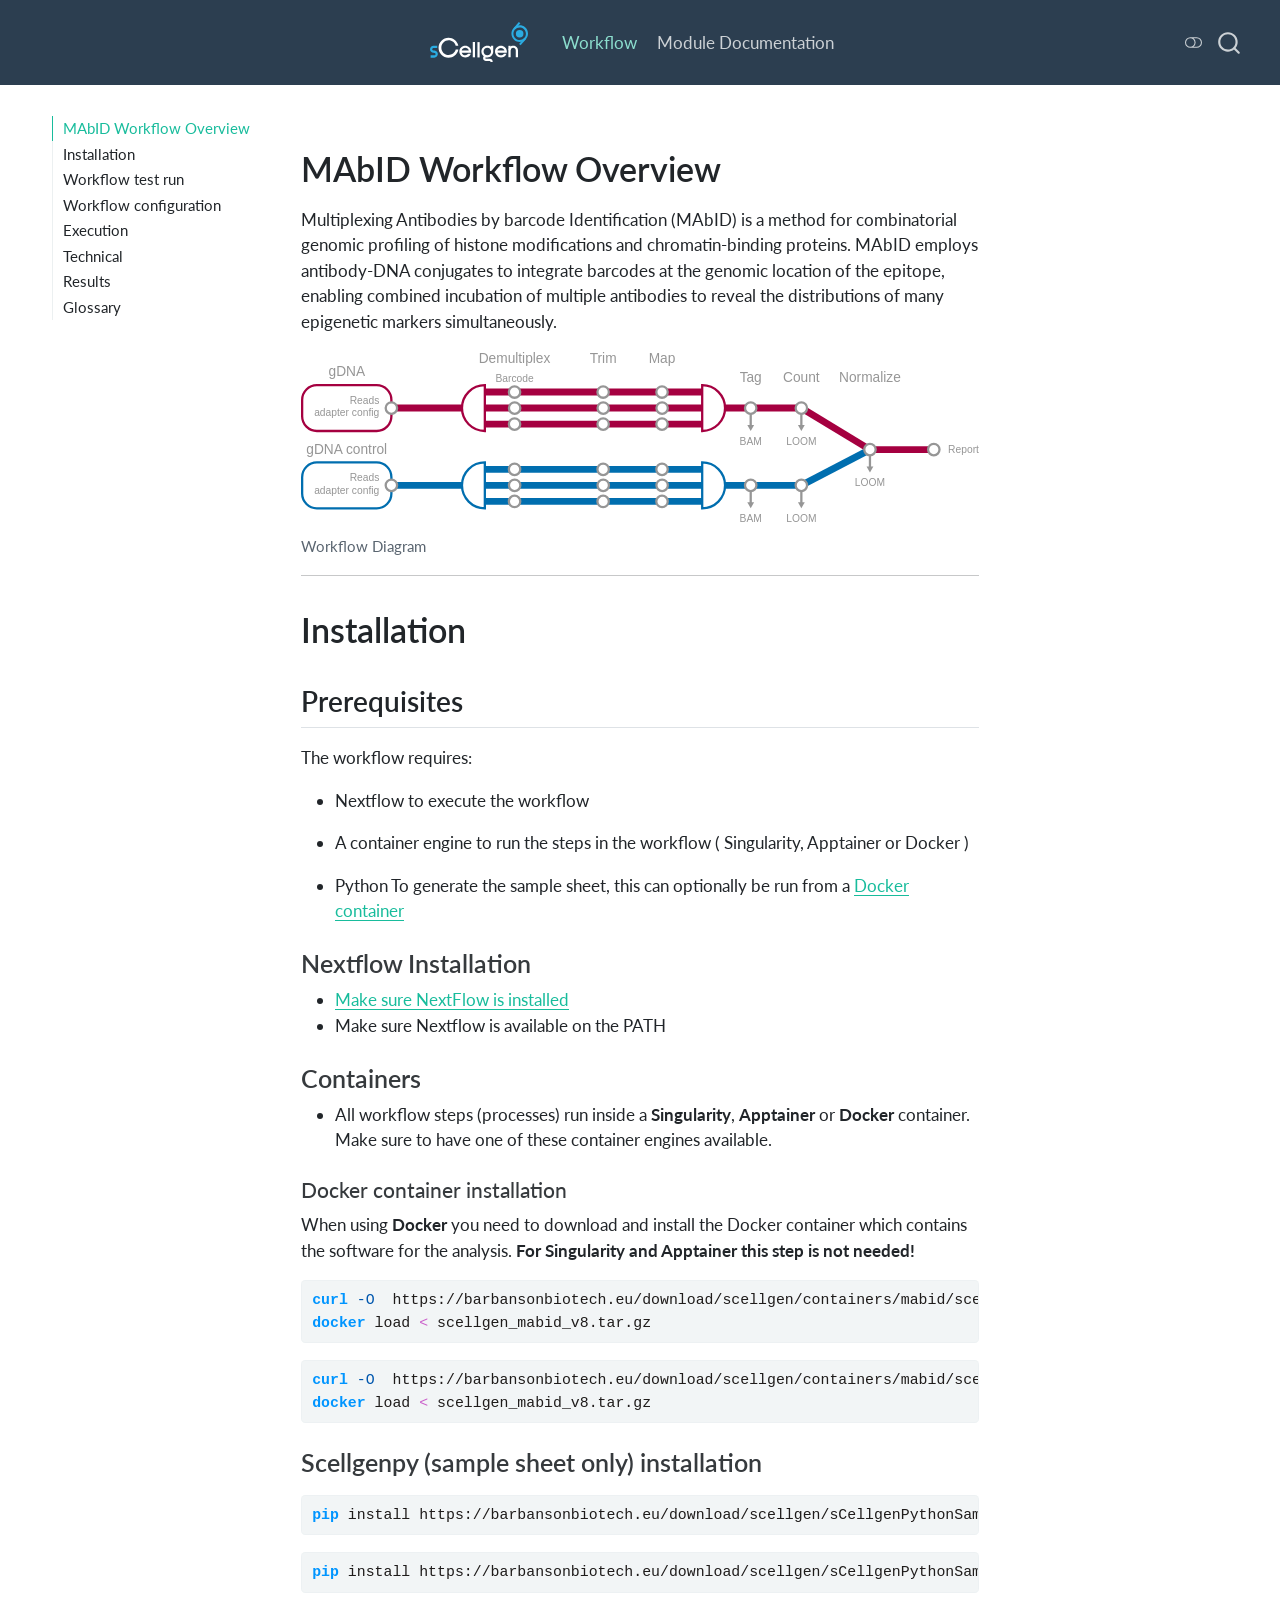
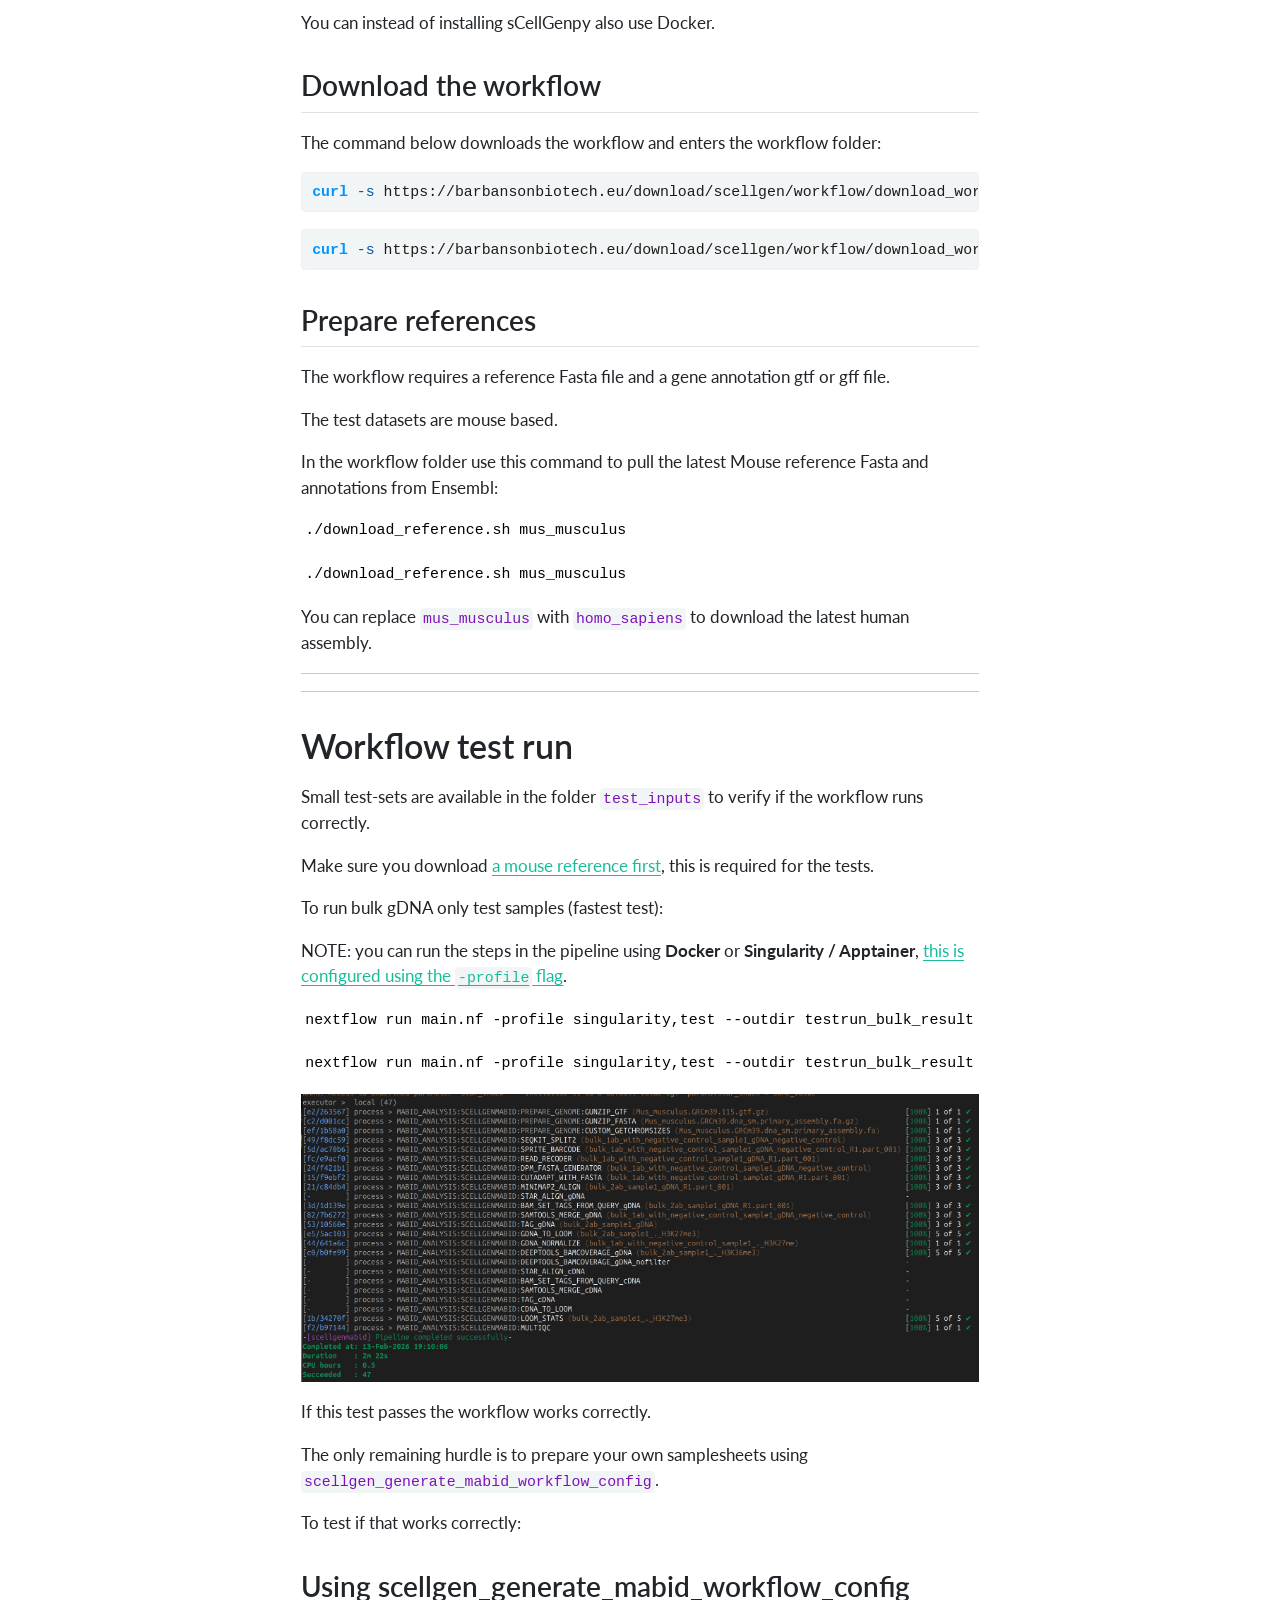
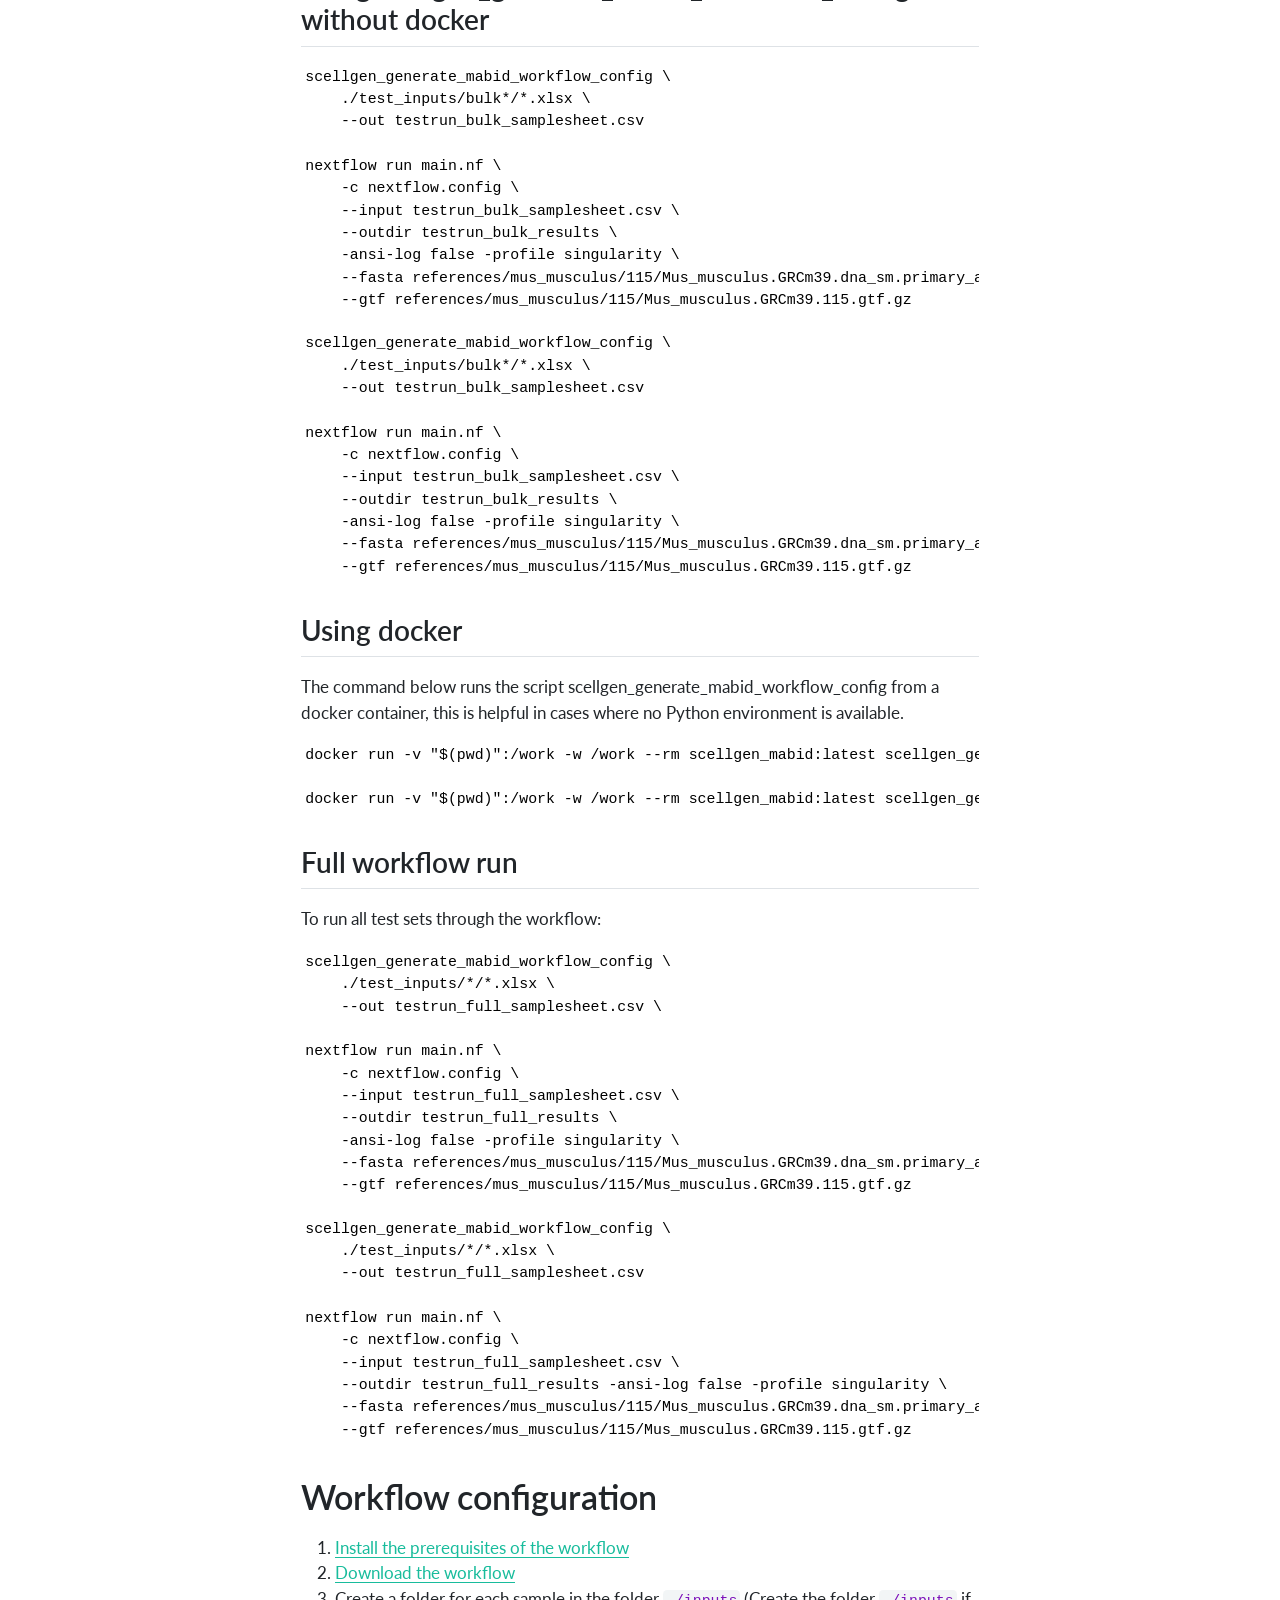
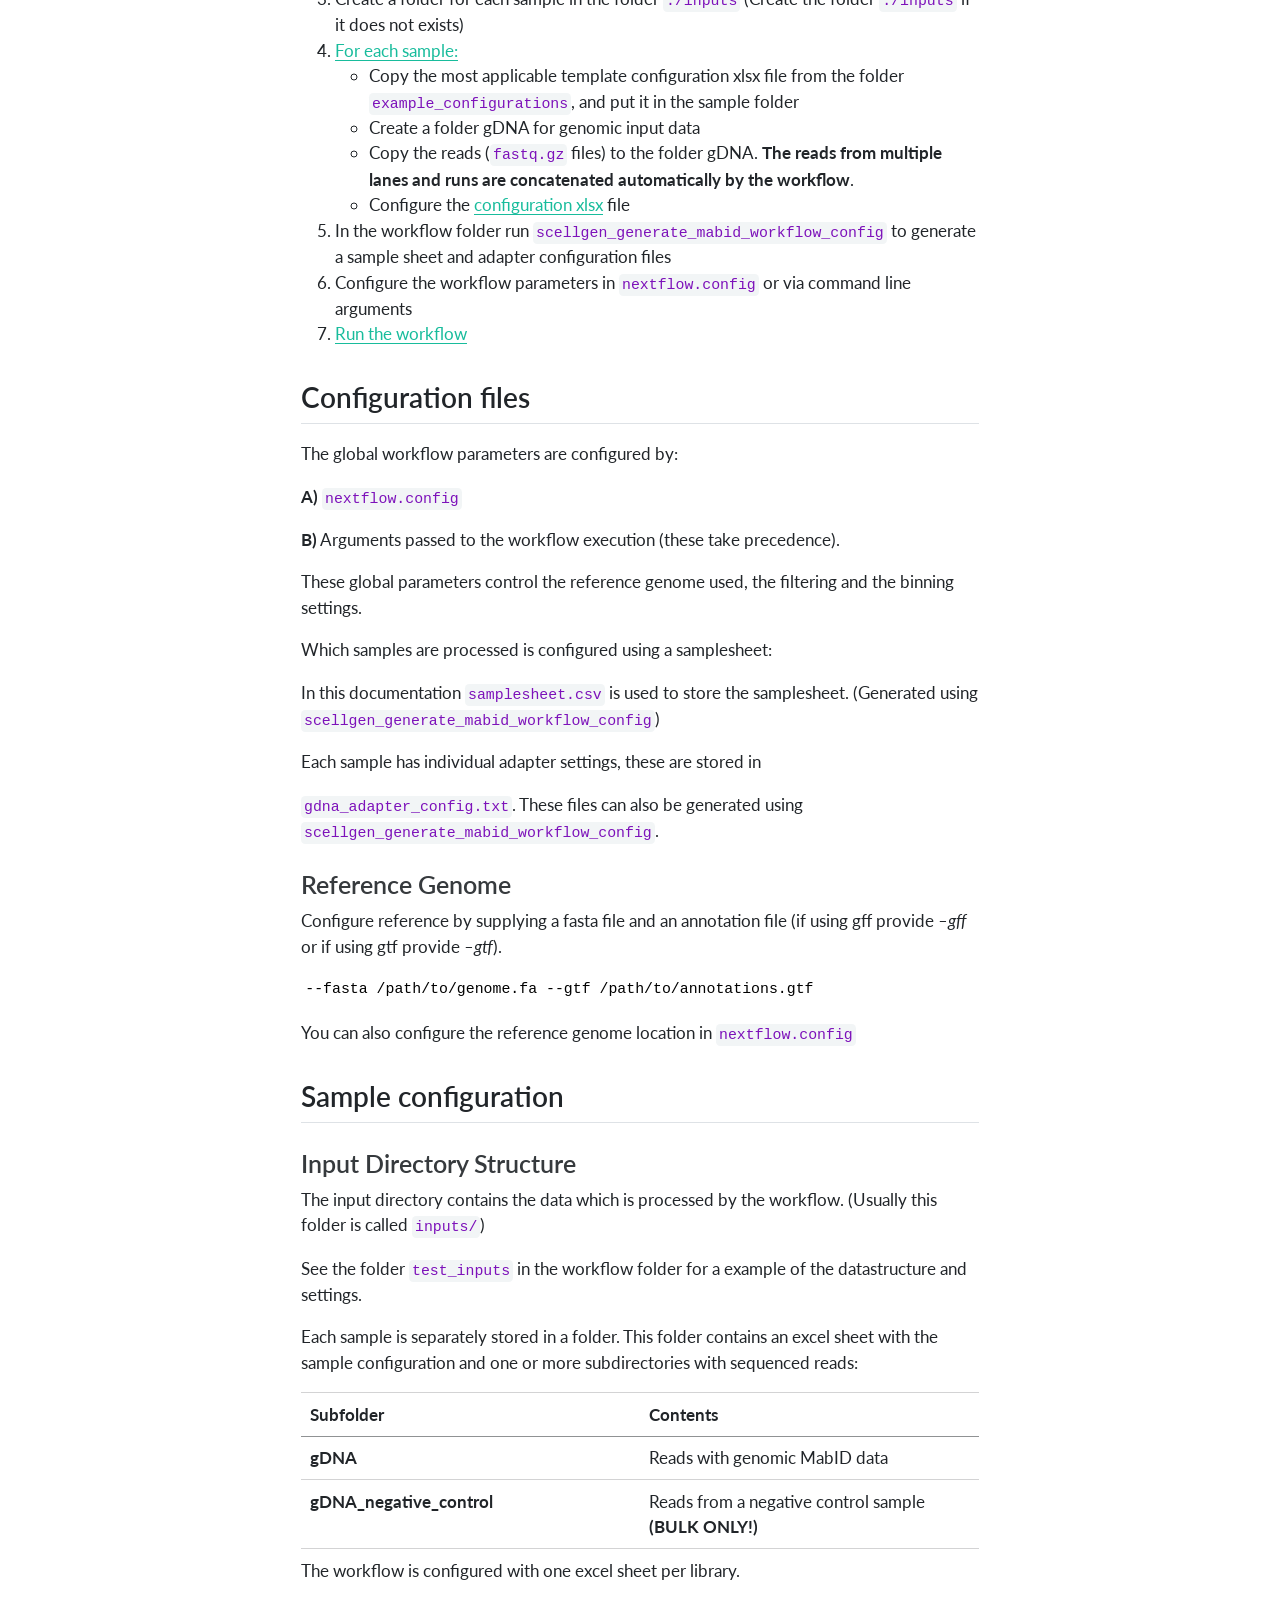
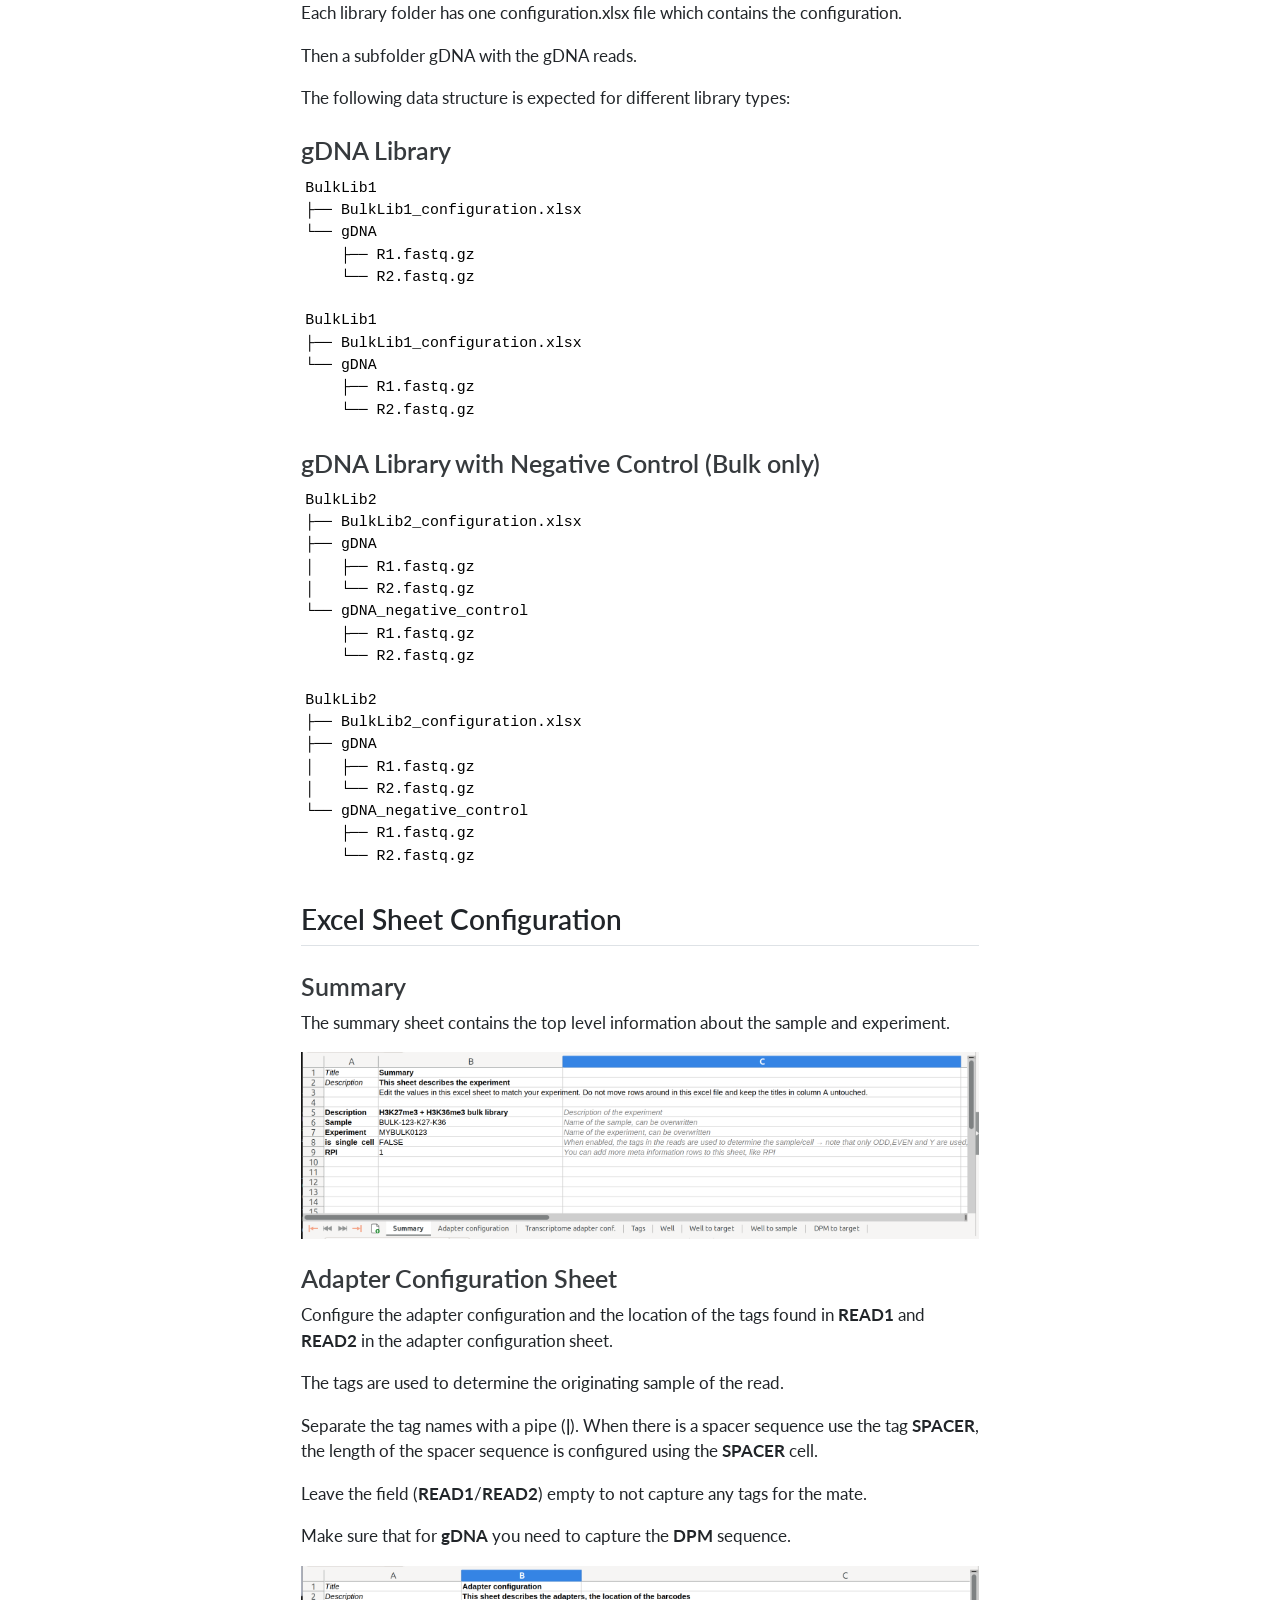
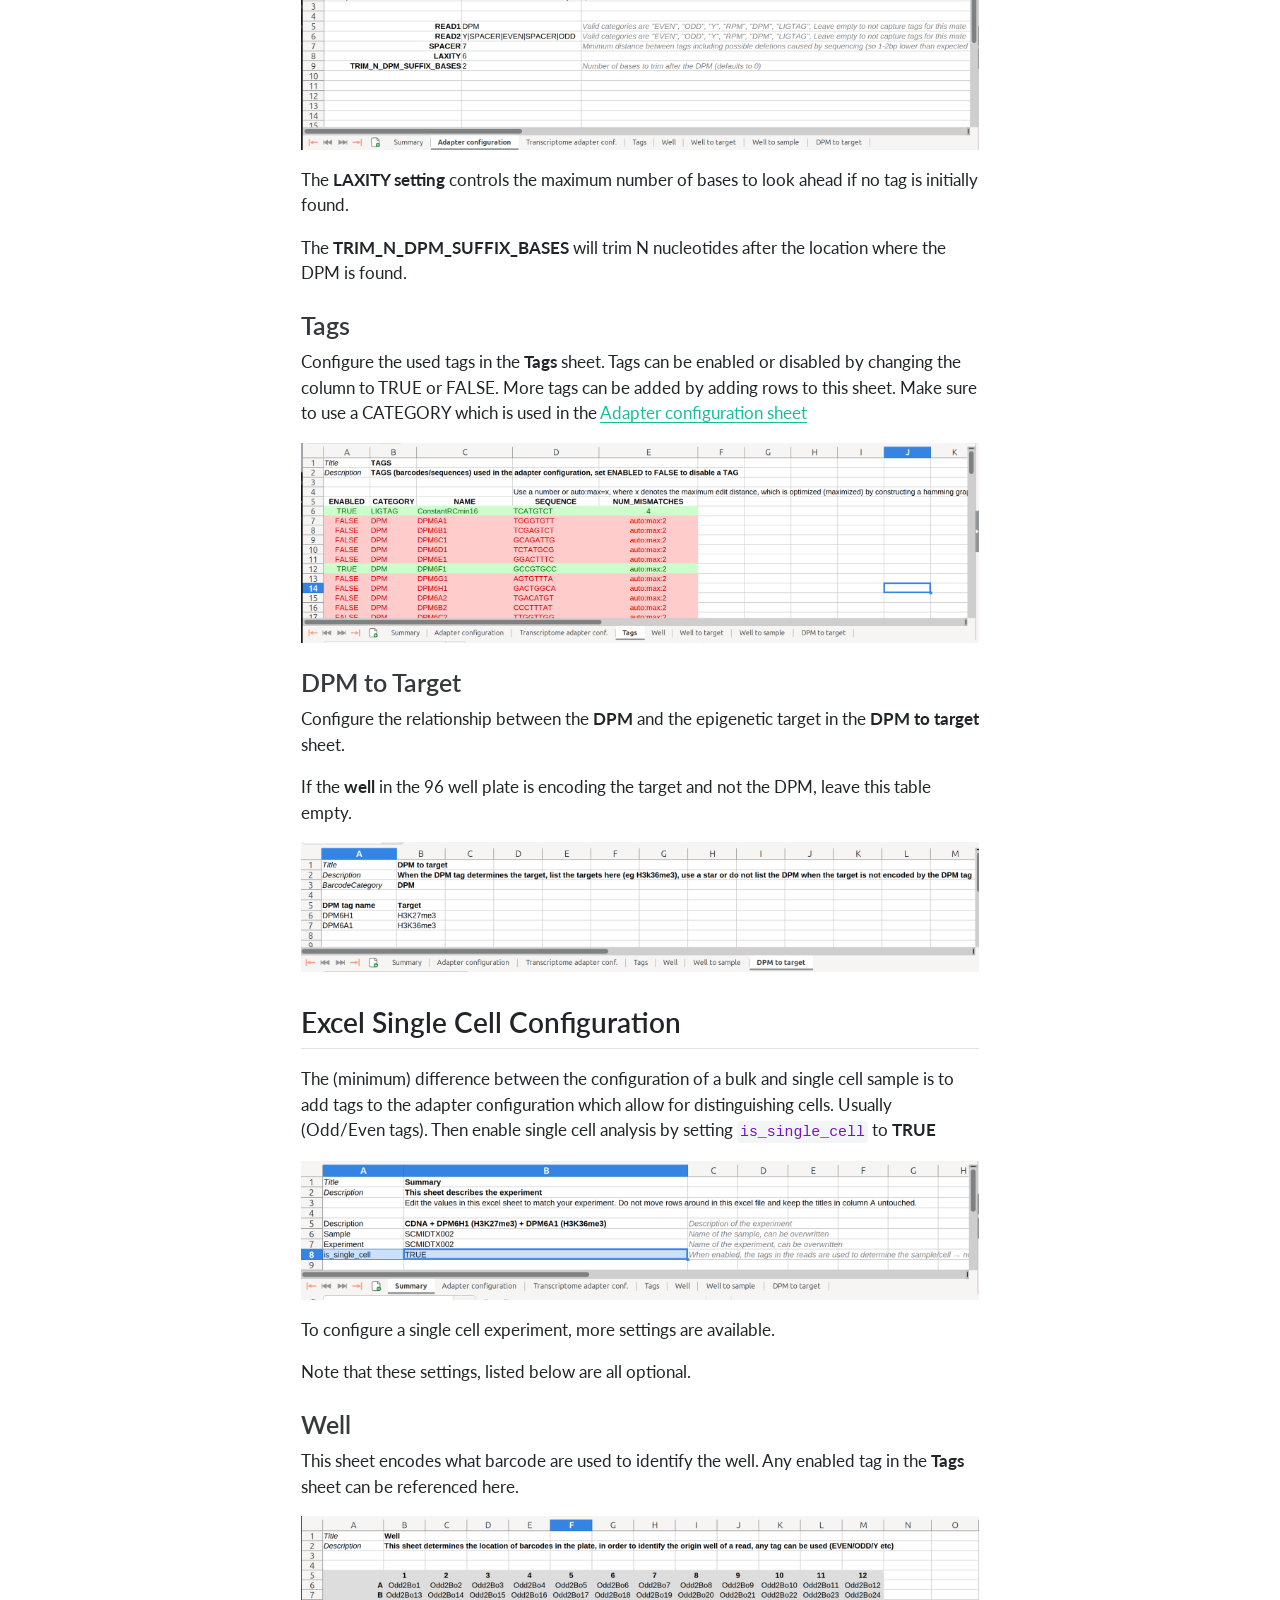
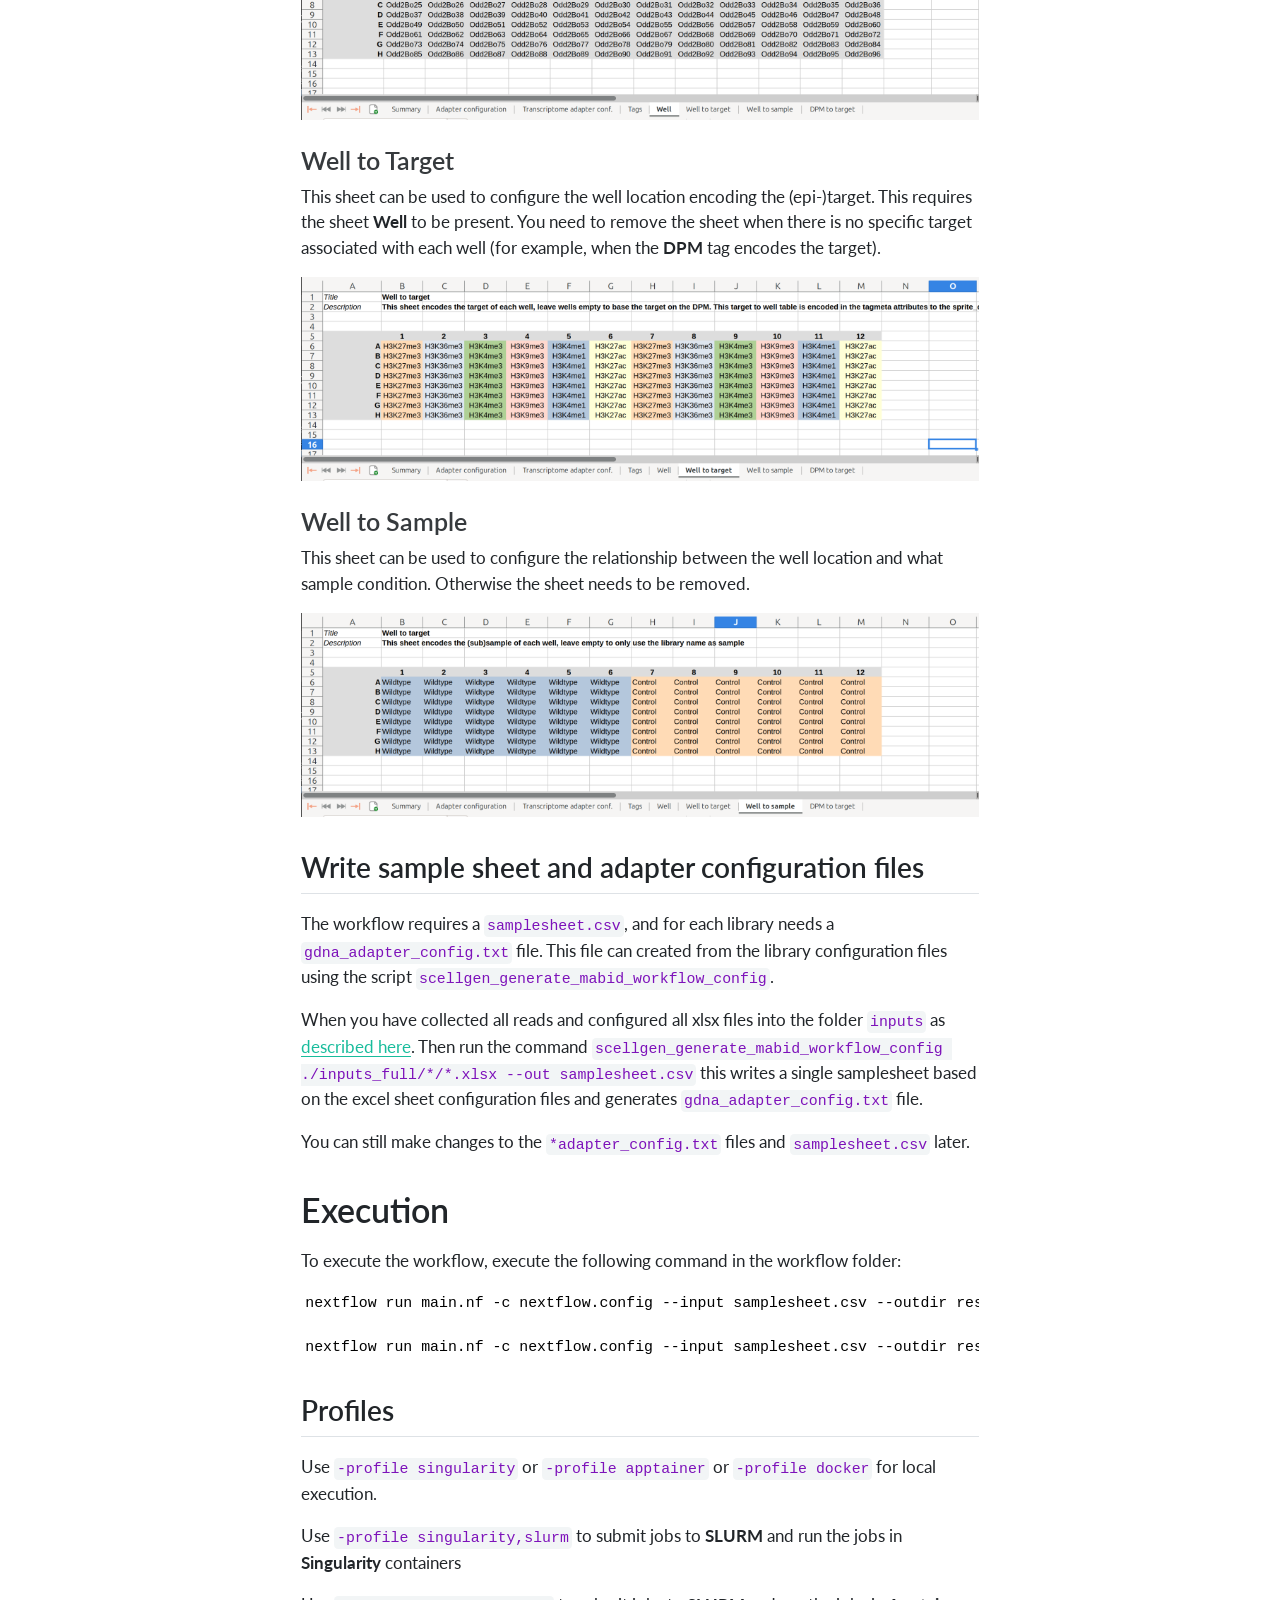
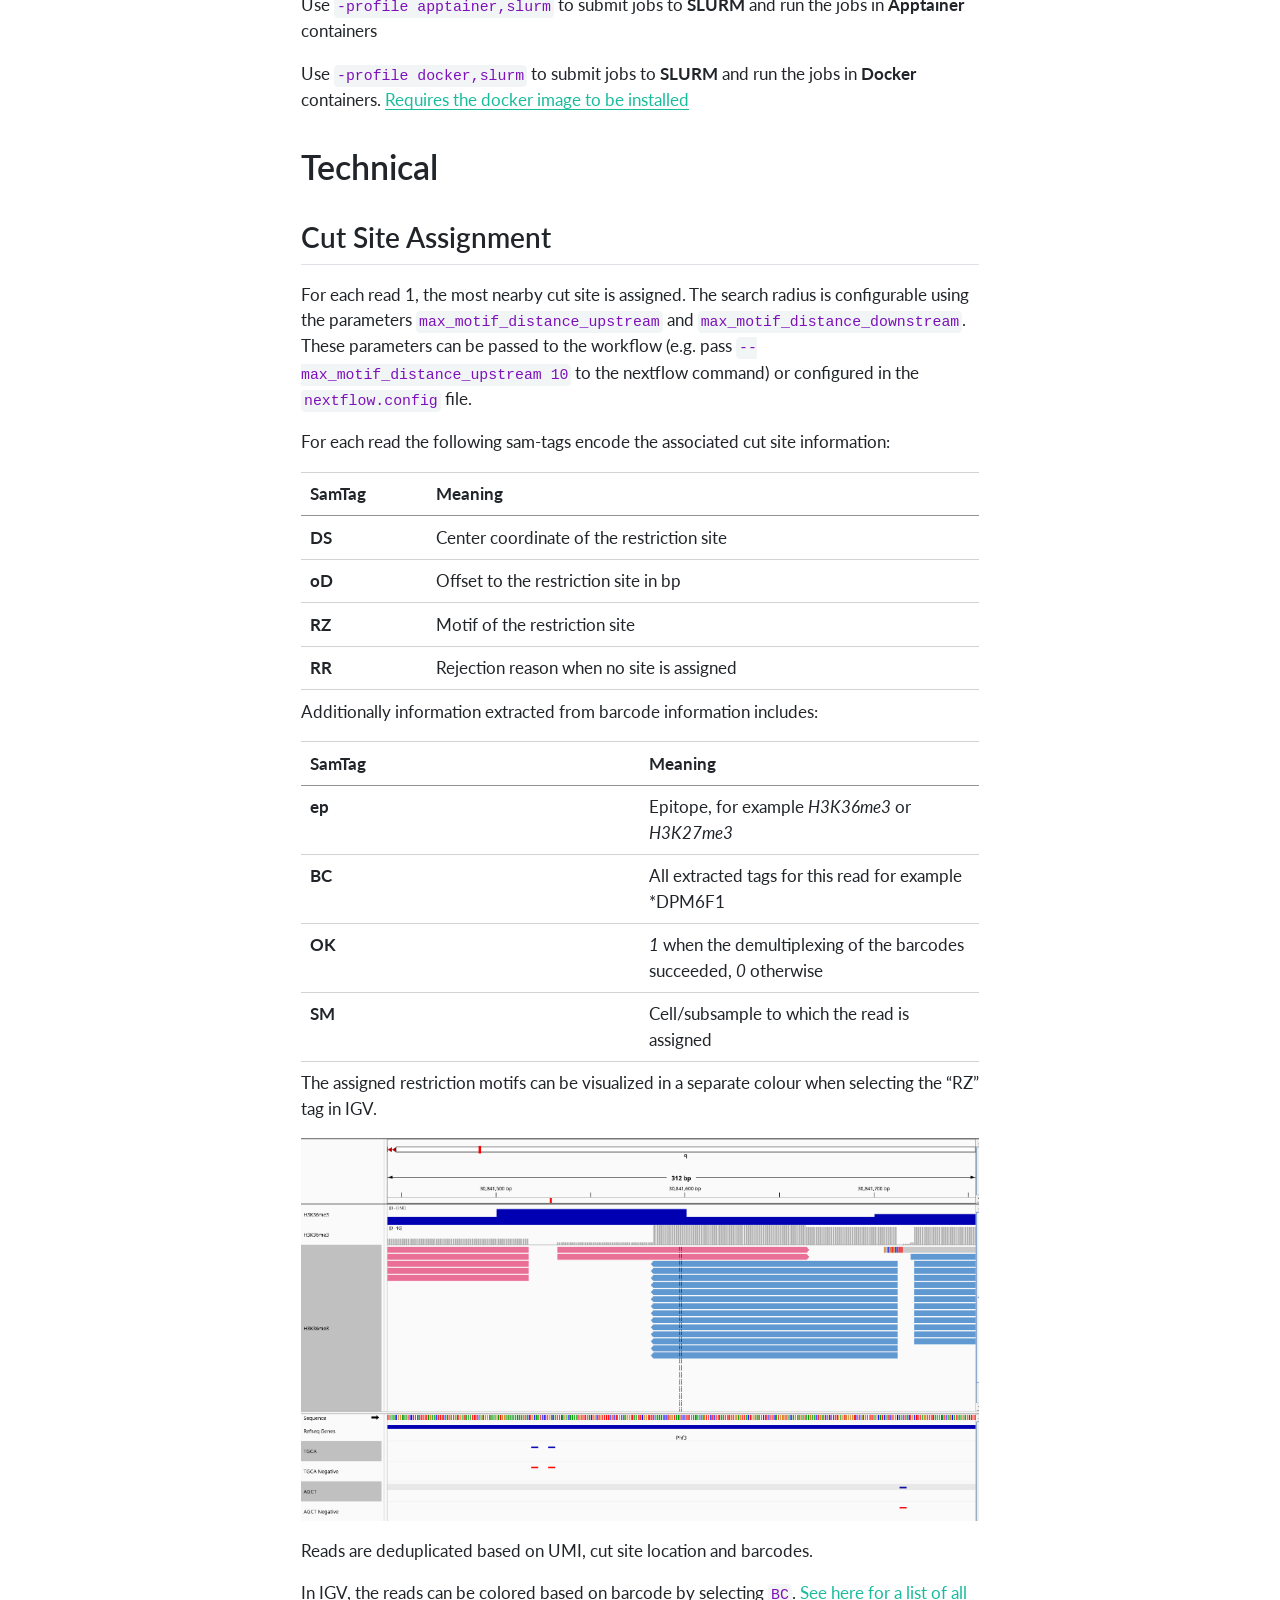
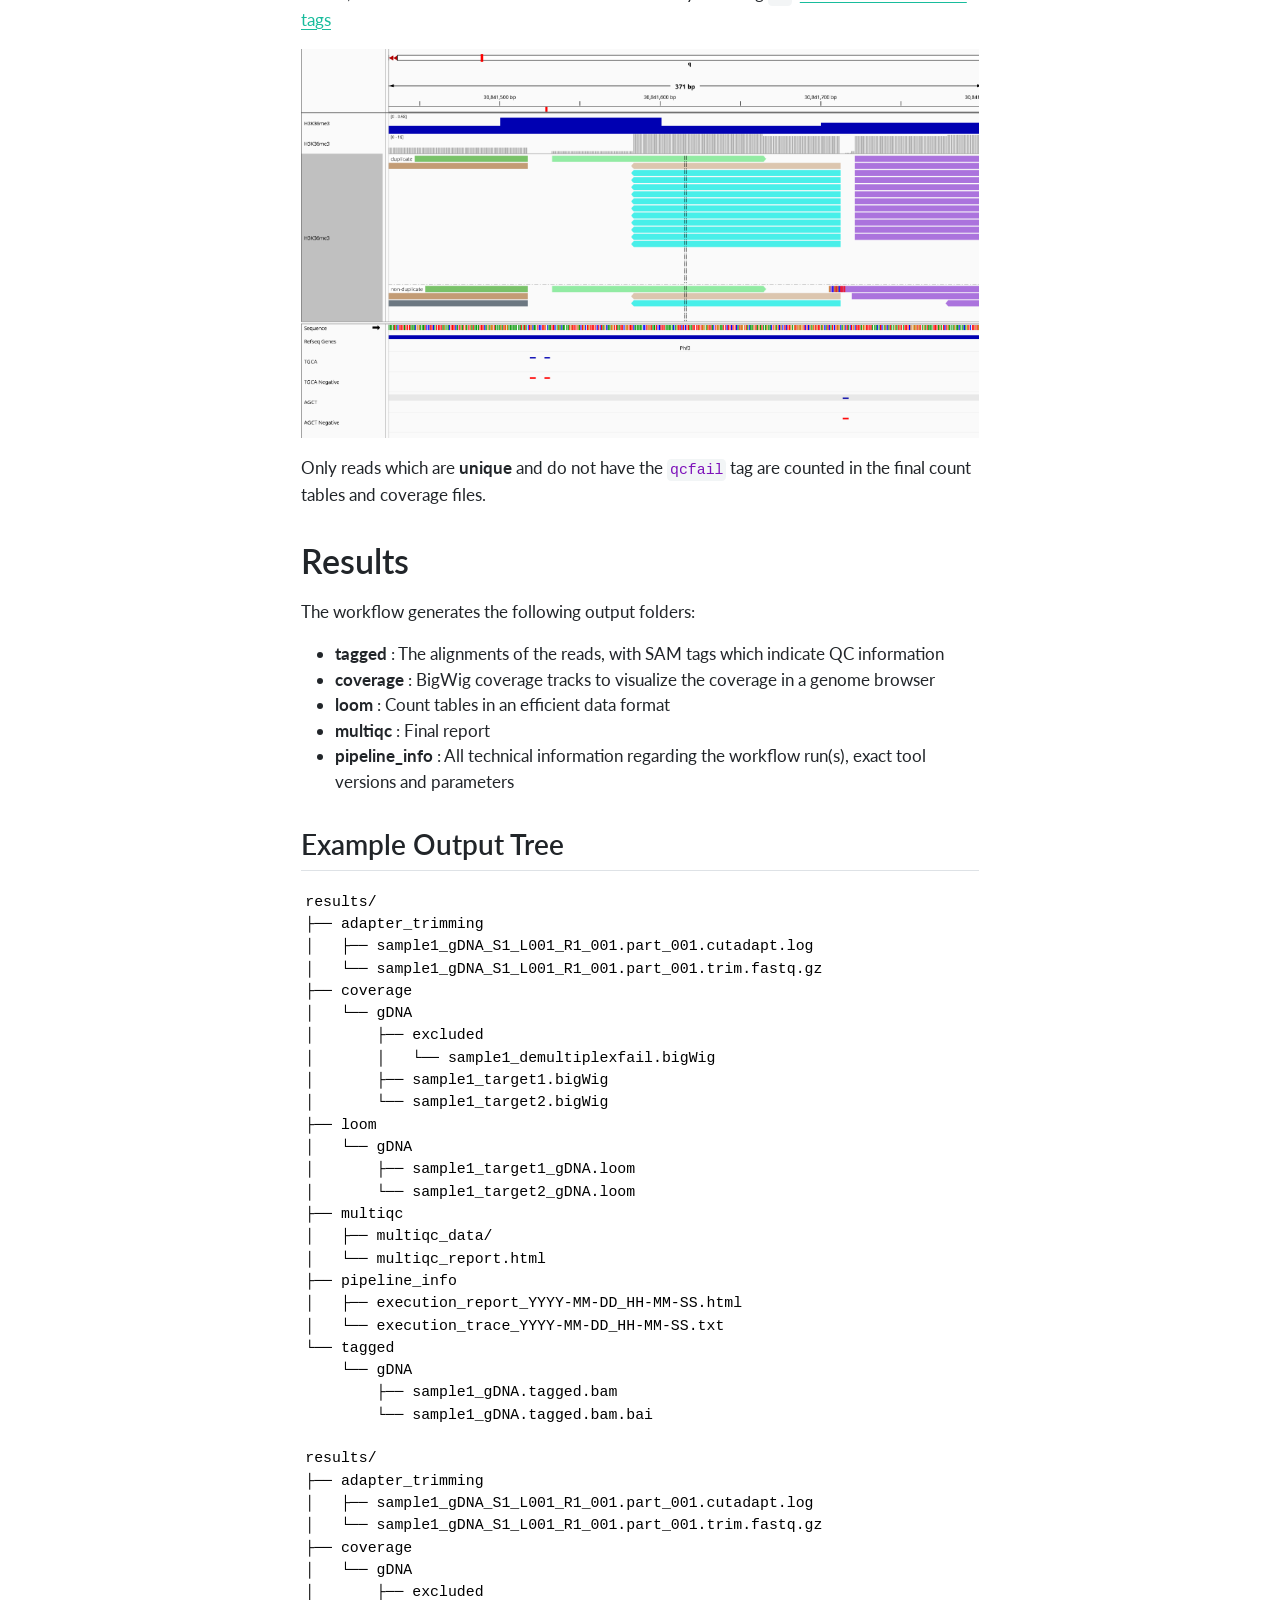
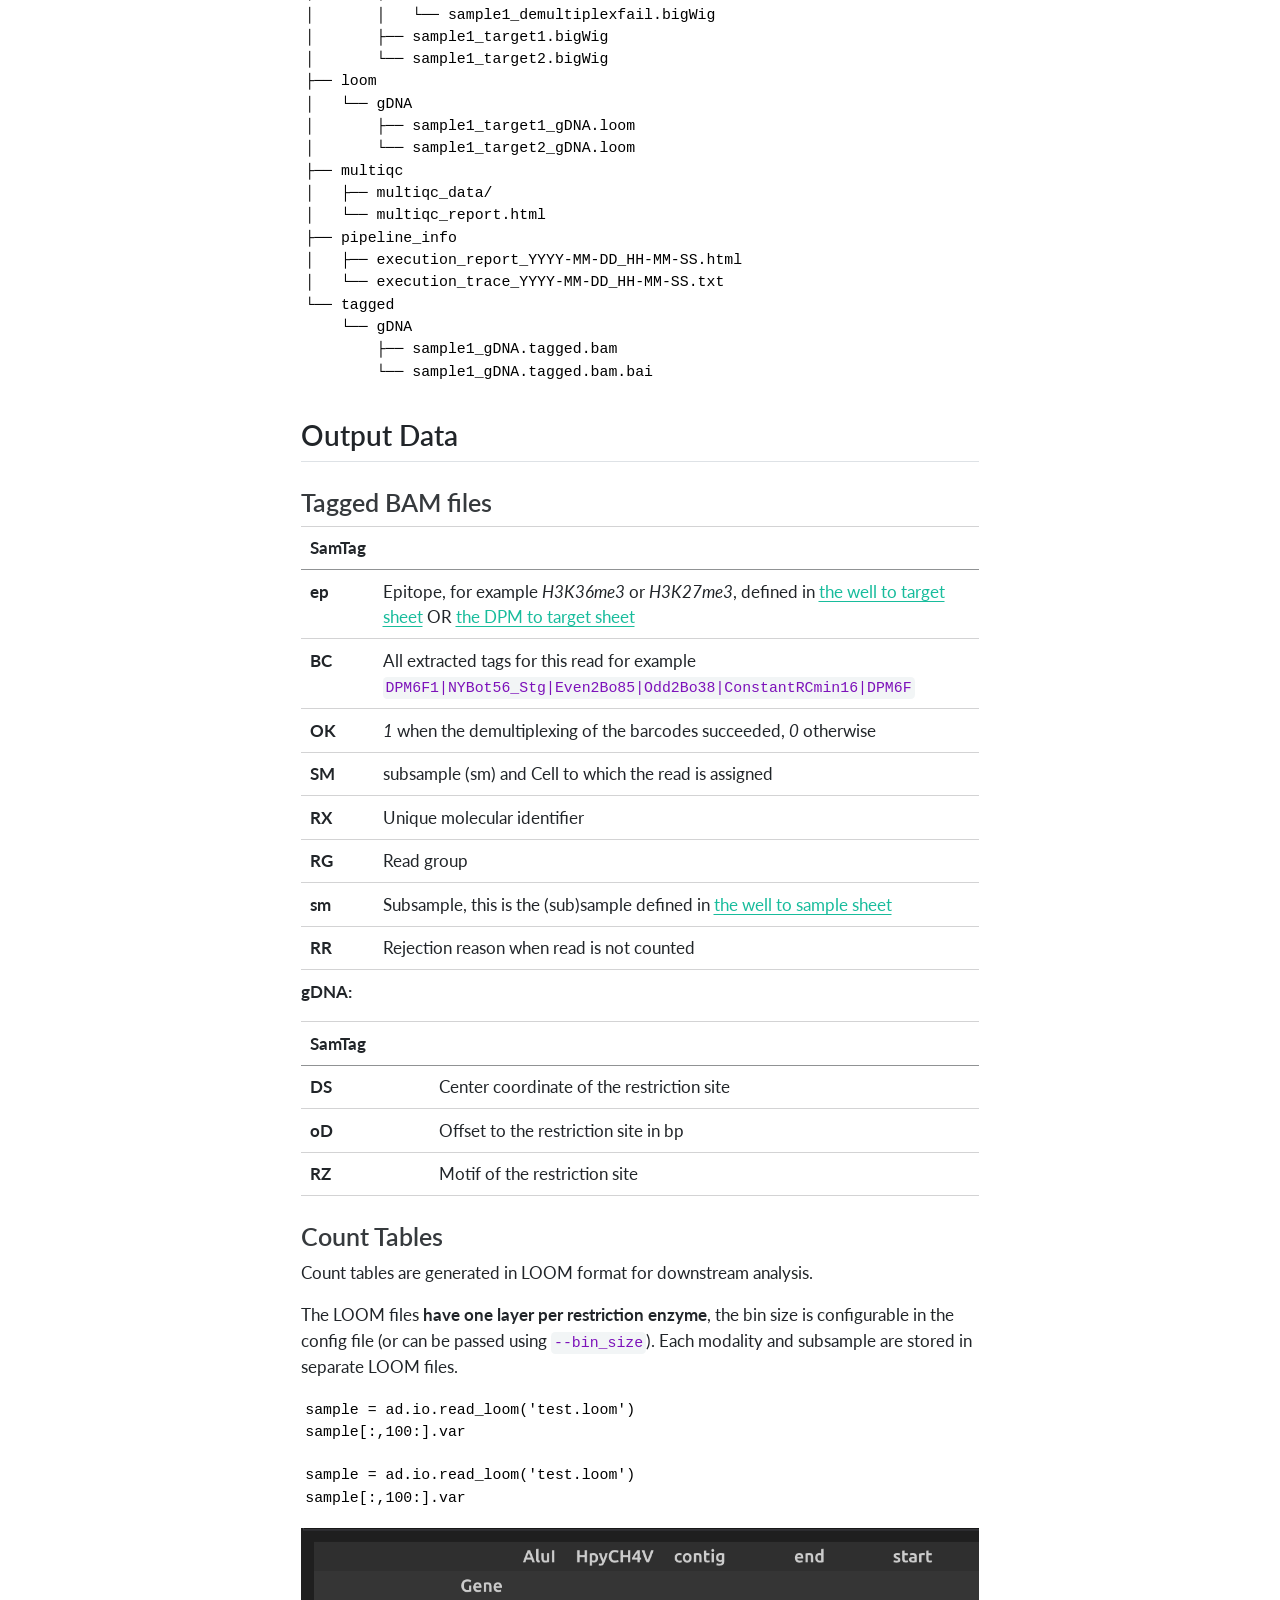
<file: docs/documentation/workflow.html>
<!DOCTYPE html>
<html xmlns="http://www.w3.org/1999/xhtml" lang="en" xml:lang="en"><head>

<meta charset="utf-8">
<meta name="generator" content="quarto-1.9.38">

<meta name="viewport" content="width=device-width, initial-scale=1.0, user-scalable=yes">


<title>workflow</title>
<style>
/* Default styles provided by pandoc.
** See https://pandoc.org/MANUAL.html#variables-for-html for config info.
*/
code{white-space: pre-wrap;}
span.smallcaps{font-variant: small-caps;}
div.columns{display: flex; gap: min(4vw, 1.5em);}
div.column{flex: auto; overflow-x: auto;}
div.hanging-indent{margin-left: 1.5em; text-indent: -1.5em;}
ul.task-list{list-style: none;}
ul.task-list li input[type="checkbox"] {
  width: 0.8em;
  margin: 0 0.8em 0.2em -1em; /* quarto-specific, see https://github.com/quarto-dev/quarto-cli/issues/4556 */ 
  vertical-align: middle;
}
/* CSS for syntax highlighting */
html { -webkit-text-size-adjust: 100%; }
pre > code.sourceCode { white-space: pre; position: relative; }
pre > code.sourceCode > span { display: inline-block; line-height: 1.25; }
pre > code.sourceCode > span:empty { height: 1.2em; }
.sourceCode { overflow: visible; }
code.sourceCode > span { color: inherit; text-decoration: inherit; }
div.sourceCode { margin: 1em 0; }
pre.sourceCode { margin: 0; }
@media screen {
div.sourceCode { overflow: auto; }
}
@media print {
pre > code.sourceCode { white-space: pre-wrap; }
pre > code.sourceCode > span { text-indent: -5em; padding-left: 5em; }
}
pre.numberSource code
  { counter-reset: source-line 0; }
pre.numberSource code > span
  { position: relative; left: -4em; counter-increment: source-line; }
pre.numberSource code > span > a:first-child::before
  { content: counter(source-line);
    position: relative; left: -1em; text-align: right; vertical-align: baseline;
    border: none; display: inline-block;
    -webkit-touch-callout: none; -webkit-user-select: none;
    -khtml-user-select: none; -moz-user-select: none;
    -ms-user-select: none; user-select: none;
    padding: 0 4px; width: 4em;
  }
pre.numberSource { margin-left: 3em;  padding-left: 4px; }
div.sourceCode
  {   }
@media screen {
pre > code.sourceCode > span > a:first-child::before { text-decoration: underline; }
}
</style>


<script src="../site_libs/quarto-nav/quarto-nav.js"></script>
<script src="../site_libs/quarto-nav/headroom.min.js"></script>
<script src="../site_libs/clipboard/clipboard.min.js"></script>
<script src="../site_libs/quarto-search/autocomplete.umd.js"></script>
<script src="../site_libs/quarto-search/fuse.min.js"></script>
<script src="../site_libs/quarto-search/quarto-search.js"></script>
<meta name="quarto:offset" content="../">
<link href="../assets/images/sCellgen_icon.svg" rel="icon" type="image/svg+xml">
<script src="../site_libs/quarto-html/quarto.js" type="module"></script>
<script src="../site_libs/quarto-html/tabsets/tabsets.js" type="module"></script>
<script src="../site_libs/quarto-html/popper.min.js"></script>
<script src="../site_libs/quarto-html/tippy.umd.min.js"></script>
<script src="../site_libs/quarto-html/anchor.min.js"></script>
<link href="../site_libs/quarto-html/tippy.css" rel="stylesheet">
<link href="../site_libs/quarto-html/quarto-syntax-highlighting-2ed7f7ae727038b1aa95f4c24ad3a3a6.css" rel="stylesheet" class="quarto-color-scheme" id="quarto-text-highlighting-styles">
<link href="../site_libs/quarto-html/quarto-syntax-highlighting-dark-a8dce9b896cea3c71b48d10bf222d40f.css" rel="stylesheet" class="quarto-color-scheme quarto-color-alternate" id="quarto-text-highlighting-styles">
<link href="../site_libs/quarto-html/quarto-syntax-highlighting-2ed7f7ae727038b1aa95f4c24ad3a3a6.css" rel="stylesheet" class="quarto-color-scheme-extra" id="quarto-text-highlighting-styles">
<script src="../site_libs/bootstrap/bootstrap.min.js"></script>
<link href="../site_libs/bootstrap/bootstrap-icons.css" rel="stylesheet">
<link href="../site_libs/bootstrap/bootstrap-d7d307c413fb65b9bc198478a8ed2e51.min.css" rel="stylesheet" append-hash="true" class="quarto-color-scheme" id="quarto-bootstrap" data-mode="light">
<link href="../site_libs/bootstrap/bootstrap-dark-c5d875d2f55a2044a411e298da852c41.min.css" rel="stylesheet" append-hash="true" class="quarto-color-scheme quarto-color-alternate" id="quarto-bootstrap" data-mode="dark">
<link href="../site_libs/bootstrap/bootstrap-d7d307c413fb65b9bc198478a8ed2e51.min.css" rel="stylesheet" append-hash="true" class="quarto-color-scheme-extra" id="quarto-bootstrap" data-mode="light">
<script id="quarto-search-options" type="application/json">{
  "location": "navbar",
  "copy-button": false,
  "collapse-after": 3,
  "panel-placement": "end",
  "type": "overlay",
  "limit": 50,
  "keyboard-shortcut": [
    "f",
    "/",
    "s"
  ],
  "show-item-context": false,
  "language": {
    "search-no-results-text": "No results",
    "search-matching-documents-text": "matching documents",
    "search-copy-link-title": "Copy link to search",
    "search-hide-matches-text": "Hide additional matches",
    "search-more-match-text": "more match in this document",
    "search-more-matches-text": "more matches in this document",
    "search-clear-button-title": "Clear",
    "search-text-placeholder": "",
    "search-detached-cancel-button-title": "Cancel",
    "search-submit-button-title": "Submit",
    "search-label": "Search"
  }
}</script>


<link rel="stylesheet" href="../assets/css/styles.css">
</head>

<body class="floating nav-fixed quarto-light"><script id="quarto-html-before-body" type="application/javascript">
    const toggleBodyColorMode = (bsSheetEl) => {
      const mode = bsSheetEl.getAttribute("data-mode");
      const bodyEl = window.document.querySelector("body");
      if (mode === "dark") {
        bodyEl.classList.add("quarto-dark");
        bodyEl.classList.remove("quarto-light");
      } else {
        bodyEl.classList.add("quarto-light");
        bodyEl.classList.remove("quarto-dark");
      }
    }
    const toggleBodyColorPrimary = () => {
      const bsSheetEl = window.document.querySelector("link#quarto-bootstrap:not([rel=disabled-stylesheet])");
      if (bsSheetEl) {
        toggleBodyColorMode(bsSheetEl);
      }
    }
    const setColorSchemeToggle = (alternate) => {
      const toggles = window.document.querySelectorAll('.quarto-color-scheme-toggle');
      for (let i=0; i < toggles.length; i++) {
        const toggle = toggles[i];
        if (toggle) {
          if (alternate) {
            toggle.classList.add("alternate");
          } else {
            toggle.classList.remove("alternate");
          }
        }
      }
    };
    const toggleColorMode = (alternate) => {
      // Switch the stylesheets
      const primaryStylesheets = window.document.querySelectorAll('link.quarto-color-scheme:not(.quarto-color-alternate)');
      const alternateStylesheets = window.document.querySelectorAll('link.quarto-color-scheme.quarto-color-alternate');
      manageTransitions('#quarto-margin-sidebar .nav-link', false);
      if (alternate) {
        // note: dark is layered on light, we don't disable primary!
        enableStylesheet(alternateStylesheets);
        for (const sheetNode of alternateStylesheets) {
          if (sheetNode.id === "quarto-bootstrap") {
            toggleBodyColorMode(sheetNode);
          }
        }
      } else {
        disableStylesheet(alternateStylesheets);
        enableStylesheet(primaryStylesheets)
        toggleBodyColorPrimary();
      }
      manageTransitions('#quarto-margin-sidebar .nav-link', true);
      // Switch the toggles
      setColorSchemeToggle(alternate)
      // Hack to workaround the fact that safari doesn't
      // properly recolor the scrollbar when toggling (#1455)
      if (navigator.userAgent.indexOf('Safari') > 0 && navigator.userAgent.indexOf('Chrome') == -1) {
        manageTransitions("body", false);
        window.scrollTo(0, 1);
        setTimeout(() => {
          window.scrollTo(0, 0);
          manageTransitions("body", true);
        }, 40);
      }
    }
    const disableStylesheet = (stylesheets) => {
      for (let i=0; i < stylesheets.length; i++) {
        const stylesheet = stylesheets[i];
        stylesheet.rel = 'disabled-stylesheet';
      }
    }
    const enableStylesheet = (stylesheets) => {
      for (let i=0; i < stylesheets.length; i++) {
        const stylesheet = stylesheets[i];
        if(stylesheet.rel !== 'stylesheet') { // for Chrome, which will still FOUC without this check
          stylesheet.rel = 'stylesheet';
        }
      }
    }
    const manageTransitions = (selector, allowTransitions) => {
      const els = window.document.querySelectorAll(selector);
      for (let i=0; i < els.length; i++) {
        const el = els[i];
        if (allowTransitions) {
          el.classList.remove('notransition');
        } else {
          el.classList.add('notransition');
        }
      }
    }
    const isFileUrl = () => {
      return window.location.protocol === 'file:';
    }
    const hasAlternateSentinel = () => {
      let styleSentinel = getColorSchemeSentinel();
      if (styleSentinel !== null) {
        return styleSentinel === "alternate";
      } else {
        return false;
      }
    }
    const setStyleSentinel = (alternate) => {
      const value = alternate ? "alternate" : "default";
      if (!isFileUrl()) {
        window.localStorage.setItem("quarto-color-scheme", value);
      } else {
        localAlternateSentinel = value;
      }
    }
    const getColorSchemeSentinel = () => {
      if (!isFileUrl()) {
        const storageValue = window.localStorage.getItem("quarto-color-scheme");
        return storageValue != null ? storageValue : localAlternateSentinel;
      } else {
        return localAlternateSentinel;
      }
    }
    const toggleGiscusIfUsed = (isAlternate, darkModeDefault) => {
      const baseTheme = document.querySelector('#giscus-base-theme')?.value ?? 'light';
      const alternateTheme = document.querySelector('#giscus-alt-theme')?.value ?? 'dark';
      let newTheme = '';
      if(authorPrefersDark) {
        newTheme = isAlternate ? baseTheme : alternateTheme;
      } else {
        newTheme = isAlternate ? alternateTheme : baseTheme;
      }
      const changeGiscusTheme = () => {
        // From: https://github.com/giscus/giscus/issues/336
        const sendMessage = (message) => {
          const iframe = document.querySelector('iframe.giscus-frame');
          if (!iframe) return;
          iframe.contentWindow.postMessage({ giscus: message }, 'https://giscus.app');
        }
        sendMessage({
          setConfig: {
            theme: newTheme
          }
        });
      }
      const isGiscussLoaded = window.document.querySelector('iframe.giscus-frame') !== null;
      if (isGiscussLoaded) {
        changeGiscusTheme();
      }
    };
    const authorPrefersDark = false;
    const darkModeDefault = authorPrefersDark;
      document.querySelector('link#quarto-text-highlighting-styles.quarto-color-scheme-extra').rel = 'disabled-stylesheet';
      document.querySelector('link#quarto-bootstrap.quarto-color-scheme-extra').rel = 'disabled-stylesheet';
    let localAlternateSentinel = darkModeDefault ? 'alternate' : 'default';
    // Dark / light mode switch
    window.quartoToggleColorScheme = () => {
      // Read the current dark / light value
      let toAlternate = !hasAlternateSentinel();
      toggleColorMode(toAlternate);
      setStyleSentinel(toAlternate);
      toggleGiscusIfUsed(toAlternate, darkModeDefault);
      window.dispatchEvent(new Event('resize'));
    };
    // Switch to dark mode if need be
    if (hasAlternateSentinel()) {
      toggleColorMode(true);
    } else {
      toggleColorMode(false);
    }
  </script>

<div id="quarto-search-results"></div>
  <header id="quarto-header" class="headroom fixed-top">
    <nav class="navbar navbar-expand-lg " data-bs-theme="dark">
      <div class="navbar-container container-fluid">
      <div class="navbar-brand-container mx-auto">
    <a href="../index.html" class="navbar-brand navbar-brand-logo">
    <img src="../assets/images/sCellgen_logo.svg" alt="" class="navbar-logo light-content">
    <img src="../assets/images/sCellgen_logo.svg" alt="" class="navbar-logo dark-content">
    </a>
  </div>
            <div id="quarto-search" class="" title="Search"></div>
          <button class="navbar-toggler" type="button" data-bs-toggle="collapse" data-bs-target="#navbarCollapse" aria-controls="navbarCollapse" role="menu" aria-expanded="false" aria-label="Toggle navigation" onclick="if (window.quartoToggleHeadroom) { window.quartoToggleHeadroom(); }">
  <span class="navbar-toggler-icon"></span>
</button>
          <div class="collapse navbar-collapse" id="navbarCollapse">
            <ul class="navbar-nav navbar-nav-scroll me-auto">
  <li class="nav-item">
    <a class="nav-link active" href="../documentation/workflow.html" aria-current="page"> 
<span class="menu-text">Workflow</span></a>
  </li>  
  <li class="nav-item">
    <a class="nav-link" href="../documentation/modules.html"> 
<span class="menu-text">Module Documentation</span></a>
  </li>  
</ul>
          </div> <!-- /navcollapse -->
            <div class="quarto-navbar-tools">
  <a href="" class="quarto-color-scheme-toggle quarto-navigation-tool  px-1" onclick="window.quartoToggleColorScheme(); return false;" title="Toggle dark mode"><i class="bi"></i></a>
</div>
      </div> <!-- /container-fluid -->
    </nav>
</header>
<!-- content -->
<div id="quarto-content" class="quarto-container page-columns page-rows-contents page-layout-article page-navbar">
<!-- sidebar -->
  <nav id="quarto-sidebar" class="sidebar collapse collapse-horizontal quarto-sidebar-collapse-item sidebar-navigation floating overflow-auto">
    <nav id="TOC" role="doc-toc" class="toc-active">
    <h2 id="toc-title">On this page</h2>
   
  <ul>
  <li><a href="#mabid-workflow-overview" id="toc-mabid-workflow-overview" class="nav-link active" data-scroll-target="#mabid-workflow-overview">MAbID Workflow Overview</a></li>
  <li><a href="#installation" id="toc-installation" class="nav-link" data-scroll-target="#installation">Installation</a>
  <ul class="collapse">
  <li><a href="#prerequisites" id="toc-prerequisites" class="nav-link" data-scroll-target="#prerequisites">Prerequisites</a>
  <ul class="collapse">
  <li><a href="#nextflow-installation" id="toc-nextflow-installation" class="nav-link" data-scroll-target="#nextflow-installation">Nextflow Installation</a></li>
  <li><a href="#containers" id="toc-containers" class="nav-link" data-scroll-target="#containers">Containers</a></li>
  <li><a href="#scellgenpy-sample-sheet-only-installation" id="toc-scellgenpy-sample-sheet-only-installation" class="nav-link" data-scroll-target="#scellgenpy-sample-sheet-only-installation">Scellgenpy (sample sheet only) installation</a></li>
  </ul></li>
  <li><a href="#download-the-workflow" id="toc-download-the-workflow" class="nav-link" data-scroll-target="#download-the-workflow">Download the workflow</a></li>
  <li><a href="#prepare-references" id="toc-prepare-references" class="nav-link" data-scroll-target="#prepare-references">Prepare references</a></li>
  </ul></li>
  <li><a href="#workflow-test-run" id="toc-workflow-test-run" class="nav-link" data-scroll-target="#workflow-test-run">Workflow test run</a>
  <ul class="collapse">
  <li><a href="#using-scellgen_generate_mabid_workflow_config-without-docker" id="toc-using-scellgen_generate_mabid_workflow_config-without-docker" class="nav-link" data-scroll-target="#using-scellgen_generate_mabid_workflow_config-without-docker">Using scellgen_generate_mabid_workflow_config without docker</a></li>
  <li><a href="#using-docker" id="toc-using-docker" class="nav-link" data-scroll-target="#using-docker">Using docker</a></li>
  <li><a href="#full-workflow-run" id="toc-full-workflow-run" class="nav-link" data-scroll-target="#full-workflow-run">Full workflow run</a></li>
  </ul></li>
  <li><a href="#workflow-configuration" id="toc-workflow-configuration" class="nav-link" data-scroll-target="#workflow-configuration">Workflow configuration</a>
  <ul class="collapse">
  <li><a href="#configuration-files" id="toc-configuration-files" class="nav-link" data-scroll-target="#configuration-files">Configuration files</a>
  <ul class="collapse">
  <li><a href="#reference-genome" id="toc-reference-genome" class="nav-link" data-scroll-target="#reference-genome">Reference Genome</a></li>
  </ul></li>
  <li><a href="#sample-configuration" id="toc-sample-configuration" class="nav-link" data-scroll-target="#sample-configuration">Sample configuration</a>
  <ul class="collapse">
  <li><a href="#input-directory-structure" id="toc-input-directory-structure" class="nav-link" data-scroll-target="#input-directory-structure">Input Directory Structure</a></li>
  <li><a href="#gdna-library" id="toc-gdna-library" class="nav-link" data-scroll-target="#gdna-library">gDNA Library</a></li>
  <li><a href="#gdna-library-with-negative-control-bulk-only" id="toc-gdna-library-with-negative-control-bulk-only" class="nav-link" data-scroll-target="#gdna-library-with-negative-control-bulk-only">gDNA Library with Negative Control (Bulk only)</a></li>
  </ul></li>
  <li><a href="#excel-sheet-configuration" id="toc-excel-sheet-configuration" class="nav-link" data-scroll-target="#excel-sheet-configuration">Excel Sheet Configuration</a>
  <ul class="collapse">
  <li><a href="#summary" id="toc-summary" class="nav-link" data-scroll-target="#summary">Summary</a></li>
  <li><a href="#adapter-configuration-sheet" id="toc-adapter-configuration-sheet" class="nav-link" data-scroll-target="#adapter-configuration-sheet">Adapter Configuration Sheet</a></li>
  <li><a href="#tags" id="toc-tags" class="nav-link" data-scroll-target="#tags">Tags</a></li>
  <li><a href="#dpm-to-target" id="toc-dpm-to-target" class="nav-link" data-scroll-target="#dpm-to-target">DPM to Target</a></li>
  </ul></li>
  <li><a href="#excel-single-cell-configuration" id="toc-excel-single-cell-configuration" class="nav-link" data-scroll-target="#excel-single-cell-configuration">Excel Single Cell Configuration</a>
  <ul class="collapse">
  <li><a href="#well" id="toc-well" class="nav-link" data-scroll-target="#well">Well</a></li>
  <li><a href="#well-to-target" id="toc-well-to-target" class="nav-link" data-scroll-target="#well-to-target">Well to Target</a></li>
  <li><a href="#well-to-sample" id="toc-well-to-sample" class="nav-link" data-scroll-target="#well-to-sample">Well to Sample</a></li>
  </ul></li>
  <li><a href="#write-sample-sheet-and-adapter-configuration-files" id="toc-write-sample-sheet-and-adapter-configuration-files" class="nav-link" data-scroll-target="#write-sample-sheet-and-adapter-configuration-files">Write sample sheet and adapter configuration files</a></li>
  </ul></li>
  <li><a href="#execution" id="toc-execution" class="nav-link" data-scroll-target="#execution">Execution</a>
  <ul class="collapse">
  <li><a href="#profiles" id="toc-profiles" class="nav-link" data-scroll-target="#profiles">Profiles</a></li>
  </ul></li>
  <li><a href="#technical" id="toc-technical" class="nav-link" data-scroll-target="#technical">Technical</a>
  <ul class="collapse">
  <li><a href="#cut-site-assignment" id="toc-cut-site-assignment" class="nav-link" data-scroll-target="#cut-site-assignment">Cut Site Assignment</a></li>
  </ul></li>
  <li><a href="#results" id="toc-results" class="nav-link" data-scroll-target="#results">Results</a>
  <ul class="collapse">
  <li><a href="#example-output-tree" id="toc-example-output-tree" class="nav-link" data-scroll-target="#example-output-tree">Example Output Tree</a></li>
  <li><a href="#output-data" id="toc-output-data" class="nav-link" data-scroll-target="#output-data">Output Data</a>
  <ul class="collapse">
  <li><a href="#tagged-bam-files" id="toc-tagged-bam-files" class="nav-link" data-scroll-target="#tagged-bam-files">Tagged BAM files</a></li>
  <li><a href="#count-tables" id="toc-count-tables" class="nav-link" data-scroll-target="#count-tables">Count Tables</a></li>
  <li><a href="#normalized-counts" id="toc-normalized-counts" class="nav-link" data-scroll-target="#normalized-counts">Normalized Counts</a></li>
  <li><a href="#statistics" id="toc-statistics" class="nav-link" data-scroll-target="#statistics">Statistics</a></li>
  <li><a href="#bigwig-tracks" id="toc-bigwig-tracks" class="nav-link" data-scroll-target="#bigwig-tracks">BigWig tracks</a></li>
  <li><a href="#multiqc" id="toc-multiqc" class="nav-link" data-scroll-target="#multiqc">MultiQC</a></li>
  <li><a href="#pipeline-information" id="toc-pipeline-information" class="nav-link" data-scroll-target="#pipeline-information">Pipeline information</a></li>
  </ul></li>
  </ul></li>
  <li><a href="#glossary" id="toc-glossary" class="nav-link" data-scroll-target="#glossary">Glossary</a></li>
  </ul>
</nav>
</nav>
<div id="quarto-sidebar-glass" class="quarto-sidebar-collapse-item" data-bs-toggle="collapse" data-bs-target=".quarto-sidebar-collapse-item"></div>
<!-- margin-sidebar -->
    <div id="quarto-margin-sidebar" class="sidebar margin-sidebar zindex-bottom">
    </div>
<!-- main -->
<main class="content" id="quarto-document-content"><header id="title-block-header" class="quarto-title-block"></header>





<section id="mabid-workflow-overview" class="level1">
<h1>MAbID Workflow Overview</h1>
<p>Multiplexing Antibodies by barcode Identification (MAbID) is a method for combinatorial genomic profiling of histone modifications and chromatin-binding proteins. MAbID employs antibody-DNA conjugates to integrate barcodes at the genomic location of the epitope, enabling combined incubation of multiple antibodies to reveal the distributions of many epigenetic markers simultaneously.</p>
<div class="quarto-figure quarto-figure-center">
<figure class="figure">
<p><img src="../assets/images/workflow_diagram.svg" class="img-fluid figure-img"></p>
<figcaption>Workflow Diagram</figcaption>
</figure>
</div>
<hr>
</section>
<section id="installation" class="level1">
<h1>Installation</h1>
<section id="prerequisites" class="level2">
<h2 class="anchored" data-anchor-id="prerequisites">Prerequisites</h2>
<p>The workflow requires:</p>
<ul>
<li><p>Nextflow to execute the workflow</p></li>
<li><p>A container engine to run the steps in the workflow ( Singularity, Apptainer or Docker )</p></li>
<li><p>Python To generate the sample sheet, this can optionally be run from a <a href="#using-docker" title="#using-docker">Docker container</a></p></li>
</ul>
<section id="nextflow-installation" class="level3">
<h3 class="anchored" data-anchor-id="nextflow-installation">Nextflow Installation</h3>
<ul>
<li><a href="https://www.nextflow.io/" title="https://www.nextflow.io/">Make sure NextFlow is installed</a></li>
<li>Make sure Nextflow is available on the PATH</li>
</ul>
</section>
<section id="containers" class="level3">
<h3 class="anchored" data-anchor-id="containers">Containers</h3>
<ul>
<li>All workflow steps (processes) run inside a <strong>Singularity</strong>, <strong>Apptainer</strong> or <strong>Docker</strong> container. Make sure to have one of these container engines available.</li>
</ul>
<section id="docker-container-installation" class="level4">
<h4 class="anchored" data-anchor-id="docker-container-installation">Docker container installation</h4>
<p>When using <strong>Docker</strong> you need to download and install the Docker container which contains the software for the analysis. <strong>For Singularity and Apptainer this step is not needed!</strong></p>
<div class="code-copy-outer-scaffold"><div class="sourceCode" id="cb1"><pre class="sourceCode bash code-with-copy"><code class="sourceCode bash"><span id="cb1-1"><a href="#cb1-1" aria-hidden="true" tabindex="-1"></a><span class="ex">curl</span> <span class="at">-O</span>  https://barbansonbiotech.eu/download/scellgen/containers/mabid/scellgen_mabid_v8.tar.gz</span>
<span id="cb1-2"><a href="#cb1-2" aria-hidden="true" tabindex="-1"></a><span class="ex">docker</span> load <span class="op">&lt;</span> scellgen_mabid_v8.tar.gz</span></code></pre></div><button title="Copy to Clipboard" class="code-copy-button"><i class="bi"></i></button></div>
<div class="code-copy-outer-scaffold"><div class="sourceCode" id="cb2"><pre class="sourceCode bash code-with-copy"><code class="sourceCode bash"><span id="cb2-1"><a href="#cb2-1" aria-hidden="true" tabindex="-1"></a><span class="ex">curl</span> <span class="at">-O</span>  https://barbansonbiotech.eu/download/scellgen/containers/mabid/scellgen_mabid_v8.tar.gz</span>
<span id="cb2-2"><a href="#cb2-2" aria-hidden="true" tabindex="-1"></a><span class="ex">docker</span> load <span class="op">&lt;</span> scellgen_mabid_v8.tar.gz</span></code></pre></div><button title="Copy to Clipboard" class="code-copy-button"><i class="bi"></i></button></div>
</section>
</section>
<section id="scellgenpy-sample-sheet-only-installation" class="level3">
<h3 class="anchored" data-anchor-id="scellgenpy-sample-sheet-only-installation">Scellgenpy (sample sheet only) installation</h3>
<div class="code-copy-outer-scaffold"><div class="sourceCode" id="cb3"><pre class="sourceCode bash code-with-copy"><code class="sourceCode bash"><span id="cb3-1"><a href="#cb3-1" aria-hidden="true" tabindex="-1"></a><span class="ex">pip</span> install https://barbansonbiotech.eu/download/scellgen/sCellgenPythonSampleSheet.zip</span></code></pre></div><button title="Copy to Clipboard" class="code-copy-button"><i class="bi"></i></button></div>
<div class="code-copy-outer-scaffold"><div class="sourceCode" id="cb4"><pre class="sourceCode bash code-with-copy"><code class="sourceCode bash"><span id="cb4-1"><a href="#cb4-1" aria-hidden="true" tabindex="-1"></a><span class="ex">pip</span> install https://barbansonbiotech.eu/download/scellgen/sCellgenPythonSampleSheet.zip</span></code></pre></div><button title="Copy to Clipboard" class="code-copy-button"><i class="bi"></i></button></div>
<p>You can instead of installing sCellGenpy also use Docker.</p>
</section>
</section>
<section id="download-the-workflow" class="level2">
<h2 class="anchored" data-anchor-id="download-the-workflow">Download the workflow</h2>
<p>The command below downloads the workflow and enters the workflow folder:</p>
<div class="code-copy-outer-scaffold"><div class="sourceCode" id="cb5"><pre class="sourceCode bash code-with-copy"><code class="sourceCode bash"><span id="cb5-1"><a href="#cb5-1" aria-hidden="true" tabindex="-1"></a><span class="ex">curl</span> <span class="at">-s</span> https://barbansonbiotech.eu/download/scellgen/workflow/download_workflow.sh  <span class="kw">|</span> <span class="fu">bash</span> <span class="kw">&amp;&amp;</span> <span class="bu">cd</span> scellgenmabidworkflow</span></code></pre></div><button title="Copy to Clipboard" class="code-copy-button"><i class="bi"></i></button></div>
<div class="code-copy-outer-scaffold"><div class="sourceCode" id="cb6"><pre class="sourceCode bash code-with-copy"><code class="sourceCode bash"><span id="cb6-1"><a href="#cb6-1" aria-hidden="true" tabindex="-1"></a><span class="ex">curl</span> <span class="at">-s</span> https://barbansonbiotech.eu/download/scellgen/workflow/download_workflow.sh  <span class="kw">|</span> <span class="fu">bash</span> <span class="kw">&amp;&amp;</span> <span class="bu">cd</span> scellgenmabidworkflow</span></code></pre></div><button title="Copy to Clipboard" class="code-copy-button"><i class="bi"></i></button></div>
</section>
<section id="prepare-references" class="level2">
<h2 class="anchored" data-anchor-id="prepare-references">Prepare references</h2>
<p>The workflow requires a reference Fasta file and a gene annotation gtf or gff file.</p>
<p>The test datasets are mouse based.</p>
<p>In the workflow folder use this command to pull the latest Mouse reference Fasta and annotations from Ensembl:</p>
<pre><code>./download_reference.sh mus_musculus</code></pre>
<pre><code>./download_reference.sh mus_musculus</code></pre>
<p>You can replace <code>mus_musculus</code> with <code>homo_sapiens</code> to download the latest human assembly.</p>
<hr>
<hr>
</section>
</section>
<section id="workflow-test-run" class="level1">
<h1>Workflow test run</h1>
<p>Small test-sets are available in the folder <code>test_inputs</code> to verify if the workflow runs correctly.</p>
<p>Make sure you download <a href="#prepare-references" title="#prepare-references">a mouse reference first</a>, this is required for the tests.</p>
<p>To run bulk gDNA only test samples (fastest test):</p>
<p>NOTE: you can run the steps in the pipeline using <strong>Docker</strong> or <strong>Singularity / Apptainer</strong>, <a href="#profiles" title="#profiles">this is configured using the <code>-profile</code> flag</a>.</p>
<pre><code>nextflow run main.nf -profile singularity,test --outdir testrun_bulk_result</code></pre>
<pre><code>nextflow run main.nf -profile singularity,test --outdir testrun_bulk_result</code></pre>
<p><img src="../assets/images/nextflow_test_run.png" class="img-fluid"></p>
<p>If this test passes the workflow works correctly.</p>
<p>The only remaining hurdle is to prepare your own samplesheets using <code>scellgen_generate_mabid_workflow_config</code>.</p>
<p>To test if that works correctly:</p>
<section id="using-scellgen_generate_mabid_workflow_config-without-docker" class="level2">
<h2 class="anchored" data-anchor-id="using-scellgen_generate_mabid_workflow_config-without-docker">Using scellgen_generate_mabid_workflow_config without docker</h2>
<pre><code>scellgen_generate_mabid_workflow_config \
    ./test_inputs/bulk*/*.xlsx \
    --out testrun_bulk_samplesheet.csv

nextflow run main.nf \
    -c nextflow.config \
    --input testrun_bulk_samplesheet.csv \
    --outdir testrun_bulk_results \
    -ansi-log false -profile singularity \
    --fasta references/mus_musculus/115/Mus_musculus.GRCm39.dna_sm.primary_assembly.fa.gz \
    --gtf references/mus_musculus/115/Mus_musculus.GRCm39.115.gtf.gz</code></pre>
<pre><code>scellgen_generate_mabid_workflow_config \
    ./test_inputs/bulk*/*.xlsx \
    --out testrun_bulk_samplesheet.csv

nextflow run main.nf \
    -c nextflow.config \
    --input testrun_bulk_samplesheet.csv \
    --outdir testrun_bulk_results \
    -ansi-log false -profile singularity \
    --fasta references/mus_musculus/115/Mus_musculus.GRCm39.dna_sm.primary_assembly.fa.gz \
    --gtf references/mus_musculus/115/Mus_musculus.GRCm39.115.gtf.gz</code></pre>
</section>
<section id="using-docker" class="level2">
<h2 class="anchored" data-anchor-id="using-docker">Using docker</h2>
<p>The command below runs the script scellgen_generate_mabid_workflow_config from a docker container, this is helpful in cases where no Python environment is available.</p>
<pre><code>docker run -v "$(pwd)":/work -w /work --rm scellgen_mabid:latest scellgen_generate_mabid_workflow_config test_inputs/bulk*/*.xlsx --out testrun_bulk_samplesheet.csv</code></pre>
<pre><code>docker run -v "$(pwd)":/work -w /work --rm scellgen_mabid:latest scellgen_generate_mabid_workflow_config test_inputs/bulk*/*.xlsx --out testrun_bulk_samplesheet.csv</code></pre>
</section>
<section id="full-workflow-run" class="level2">
<h2 class="anchored" data-anchor-id="full-workflow-run">Full workflow run</h2>
<p>To run all test sets through the workflow:</p>
<pre><code>scellgen_generate_mabid_workflow_config \
    ./test_inputs/*/*.xlsx \
    --out testrun_full_samplesheet.csv \
    
nextflow run main.nf \
    -c nextflow.config \
    --input testrun_full_samplesheet.csv \
    --outdir testrun_full_results \
    -ansi-log false -profile singularity \
    --fasta references/mus_musculus/115/Mus_musculus.GRCm39.dna_sm.primary_assembly.fa.gz \
    --gtf references/mus_musculus/115/Mus_musculus.GRCm39.115.gtf.gz</code></pre>
<pre><code>scellgen_generate_mabid_workflow_config \
    ./test_inputs/*/*.xlsx \
    --out testrun_full_samplesheet.csv

nextflow run main.nf \
    -c nextflow.config \
    --input testrun_full_samplesheet.csv \
    --outdir testrun_full_results -ansi-log false -profile singularity \
    --fasta references/mus_musculus/115/Mus_musculus.GRCm39.dna_sm.primary_assembly.fa.gz \
    --gtf references/mus_musculus/115/Mus_musculus.GRCm39.115.gtf.gz</code></pre>
</section>
</section>
<section id="workflow-configuration" class="level1">
<h1>Workflow configuration</h1>
<ol type="1">
<li><a href="#installation" title="#installation">Install the prerequisites of the workflow</a></li>
<li><a href="#download-the-workflow" title="#download-the-workflow">Download the workflow</a></li>
<li>Create a folder for each sample in the folder <code>./inputs</code> (Create the folder <code>./inputs</code> if it does not exists)</li>
<li><a href="#sample-configuration" title="#sample-configuration">For each sample:</a>
<ul>
<li>Copy the most applicable template configuration xlsx file from the folder <code>example_configurations</code>, and put it in the sample folder</li>
<li>Create a folder gDNA for genomic input data</li>
<li>Copy the reads (<code>fastq.gz</code> files) to the folder gDNA. <strong>The reads from multiple lanes and runs are concatenated automatically by the workflow</strong>.</li>
<li>Configure the <a href="#excel-sheet-configuration" title="#excel-sheet-configuration">configuration xlsx</a> file</li>
</ul></li>
<li>In the workflow folder run <code>scellgen_generate_mabid_workflow_config</code> to generate a sample sheet and adapter configuration files</li>
<li>Configure the workflow parameters in <code>nextflow.config</code> or via command line arguments</li>
<li><a href="#execution" title="#execution">Run the workflow</a></li>
</ol>
<section id="configuration-files" class="level2">
<h2 class="anchored" data-anchor-id="configuration-files">Configuration files</h2>
<p>The global workflow parameters are configured by:</p>
<p><strong>A)</strong> <code>nextflow.config</code></p>
<p><strong>B)</strong> Arguments passed to the workflow execution (these take precedence).</p>
<p>These global parameters control the reference genome used, the filtering and the binning settings.</p>
<p>Which samples are processed is configured using a samplesheet:</p>
<p>In this documentation <code>samplesheet.csv</code> is used to store the samplesheet. (Generated using <code>scellgen_generate_mabid_workflow_config</code>)</p>
<p>Each sample has individual adapter settings, these are stored in</p>
<p><code>gdna_adapter_config.txt</code>. These files can also be generated using <code>scellgen_generate_mabid_workflow_config</code>.</p>
<section id="reference-genome" class="level3">
<h3 class="anchored" data-anchor-id="reference-genome">Reference Genome</h3>
<p>Configure reference by supplying a fasta file and an annotation file (if using gff provide <em>–gff</em> or if using gtf provide <em>–gtf</em>).</p>
<pre><code>--fasta /path/to/genome.fa --gtf /path/to/annotations.gtf</code></pre>
<p>You can also configure the reference genome location in <code>nextflow.config</code></p>
</section>
</section>
<section id="sample-configuration" class="level2">
<h2 class="anchored" data-anchor-id="sample-configuration">Sample configuration</h2>
<section id="input-directory-structure" class="level3">
<h3 class="anchored" data-anchor-id="input-directory-structure">Input Directory Structure</h3>
<p>The input directory contains the data which is processed by the workflow. (Usually this folder is called <code>inputs/</code>)</p>
<p>See the folder <code>test_inputs</code> in the workflow folder for a example of the datastructure and settings.</p>
<p>Each sample is separately stored in a folder. This folder contains an excel sheet with the sample configuration and one or more subdirectories with sequenced reads:</p>
<table class="caption-top table">
<colgroup>
<col style="width: 50%">
<col style="width: 50%">
</colgroup>
<thead>
<tr class="header">
<th>Subfolder</th>
<th>Contents</th>
</tr>
</thead>
<tbody>
<tr class="odd">
<td><strong>gDNA</strong></td>
<td>Reads with genomic MabID data</td>
</tr>
<tr class="even">
<td><strong>gDNA_negative_control</strong></td>
<td>Reads from a negative control sample <strong>(BULK ONLY!)</strong></td>
</tr>
</tbody>
</table>
<p>The workflow is configured with one excel sheet per library.</p>
<p>Each library folder has one configuration.xlsx file which contains the configuration.</p>
<p>Then a subfolder gDNA with the gDNA reads.</p>
<p>The following data structure is expected for different library types:</p>
</section>
<section id="gdna-library" class="level3">
<h3 class="anchored" data-anchor-id="gdna-library">gDNA Library</h3>
<pre><code>BulkLib1
├── BulkLib1_configuration.xlsx
└── gDNA
    ├── R1.fastq.gz
    └── R2.fastq.gz</code></pre>
<pre><code>BulkLib1
├── BulkLib1_configuration.xlsx
└── gDNA
    ├── R1.fastq.gz
    └── R2.fastq.gz</code></pre>
</section>
<section id="gdna-library-with-negative-control-bulk-only" class="level3">
<h3 class="anchored" data-anchor-id="gdna-library-with-negative-control-bulk-only">gDNA Library with Negative Control (Bulk only)</h3>
<pre><code>BulkLib2
├── BulkLib2_configuration.xlsx
├── gDNA
│&nbsp;&nbsp; ├── R1.fastq.gz
│&nbsp;&nbsp; └── R2.fastq.gz
└── gDNA_negative_control
    ├── R1.fastq.gz
    └── R2.fastq.gz</code></pre>
<pre><code>BulkLib2
├── BulkLib2_configuration.xlsx
├── gDNA
│&nbsp;&nbsp; ├── R1.fastq.gz
│&nbsp;&nbsp; └── R2.fastq.gz
└── gDNA_negative_control
    ├── R1.fastq.gz
    └── R2.fastq.gz</code></pre>
</section>
</section>
<section id="excel-sheet-configuration" class="level2">
<h2 class="anchored" data-anchor-id="excel-sheet-configuration">Excel Sheet Configuration</h2>
<section id="summary" class="level3">
<h3 class="anchored" data-anchor-id="summary">Summary</h3>
<p>The summary sheet contains the top level information about the sample and experiment.</p>
<p><img src="../assets/images/sample_datasheet_summary.png" class="img-fluid"></p>
</section>
<section id="adapter-configuration-sheet" class="level3">
<h3 class="anchored" data-anchor-id="adapter-configuration-sheet">Adapter Configuration Sheet</h3>
<p>Configure the adapter configuration and the location of the tags found in <strong>READ1</strong> and <strong>READ2</strong> in the adapter configuration sheet.</p>
<p>The tags are used to determine the originating sample of the read.</p>
<p>Separate the tag names with a pipe (<strong>|</strong>). When there is a spacer sequence use the tag <strong>SPACER</strong>, the length of the spacer sequence is configured using the <strong>SPACER</strong> cell.</p>
<p>Leave the field (<strong>READ1</strong>/<strong>READ2</strong>) empty to not capture any tags for the mate.</p>
<p>Make sure that for <strong>gDNA</strong> you need to capture the <strong>DPM</strong> sequence.</p>
<p><img src="../assets/images/sample_datasheet_adapter_configuration.png" class="img-fluid"></p>
<p>The <strong>LAXITY setting</strong> controls the maximum number of bases to look ahead if no tag is initially found.</p>
<p>The <strong>TRIM_N_DPM_SUFFIX_BASES</strong> will trim N nucleotides after the location where the DPM is found.</p>
</section>
<section id="tags" class="level3">
<h3 class="anchored" data-anchor-id="tags">Tags</h3>
<p>Configure the used tags in the <strong>Tags</strong> sheet. Tags can be enabled or disabled by changing the column to TRUE or FALSE. More tags can be added by adding rows to this sheet. Make sure to use a CATEGORY which is used in the <a href="#adapter_configuration_sheet" title="#adapter_configuration_sheet">Adapter configuration sheet</a></p>
<p><img src="../assets/images/sample_datasheet_tags.png" class="img-fluid"></p>
</section>
<section id="dpm-to-target" class="level3">
<h3 class="anchored" data-anchor-id="dpm-to-target">DPM to Target</h3>
<p>Configure the relationship between the <strong>DPM</strong> and the epigenetic target in the <strong>DPM to target</strong> sheet.</p>
<p>If the <strong>well</strong> in the 96 well plate is encoding the target and not the DPM, leave this table empty.</p>
<p><img src="../assets/images/sample_datasheet_dpm2target.png" class="img-fluid"></p>
</section>
</section>
<section id="excel-single-cell-configuration" class="level2">
<h2 class="anchored" data-anchor-id="excel-single-cell-configuration">Excel Single Cell Configuration</h2>
<p>The (minimum) difference between the configuration of a bulk and single cell sample is to add tags to the adapter configuration which allow for distinguishing cells. Usually (Odd/Even tags). Then enable single cell analysis by setting <code>is_single_cell</code> to <strong>TRUE</strong></p>
<p><img src="../assets/images/sample_datasheet_summary_single_cell.png" class="img-fluid"></p>
<p>To configure a single cell experiment, more settings are available.</p>
<p>Note that these settings, listed below are all optional.</p>
<section id="well" class="level3">
<h3 class="anchored" data-anchor-id="well">Well</h3>
<p>This sheet encodes what barcode are used to identify the well. Any enabled tag in the <strong>Tags</strong> sheet can be referenced here.</p>
<p><img src="../assets/images/sample_datasheet_well.png" class="img-fluid"></p>
</section>
<section id="well-to-target" class="level3">
<h3 class="anchored" data-anchor-id="well-to-target">Well to Target</h3>
<p>This sheet can be used to configure the well location encoding the (epi-)target. This requires the sheet <strong>Well</strong> to be present. You need to remove the sheet when there is no specific target associated with each well (for example, when the <strong>DPM</strong> tag encodes the target).</p>
<p><img src="../assets/images/sample_datasheet_well2target.png" class="img-fluid"></p>
</section>
<section id="well-to-sample" class="level3">
<h3 class="anchored" data-anchor-id="well-to-sample">Well to Sample</h3>
<p>This sheet can be used to configure the relationship between the well location and what sample condition. Otherwise the sheet needs to be removed.</p>
<p><img src="../assets/images/sample_datasheet_well2sample.png" class="img-fluid"></p>
</section>
</section>
<section id="write-sample-sheet-and-adapter-configuration-files" class="level2">
<h2 class="anchored" data-anchor-id="write-sample-sheet-and-adapter-configuration-files">Write sample sheet and adapter configuration files</h2>
<p>The workflow requires a <code>samplesheet.csv</code>, and for each library needs a <code>gdna_adapter_config.txt</code> file. This file can created from the library configuration files using the script <code>scellgen_generate_mabid_workflow_config</code>.</p>
<p>When you have collected all reads and configured all xlsx files into the folder <code>inputs</code> as <a href="#input_directory_structure" title="#input_directory_structure">described here</a>. Then run the command <code>scellgen_generate_mabid_workflow_config ./inputs_full/*/*.xlsx --out samplesheet.csv</code> this writes a single samplesheet based on the excel sheet configuration files and generates <code>gdna_adapter_config.txt</code> file.</p>
<p>You can still make changes to the <code>*adapter_config.txt</code> files and <code>samplesheet.csv</code> later.</p>
</section>
</section>
<section id="execution" class="level1">
<h1>Execution</h1>
<p>To execute the workflow, execute the following command in the workflow folder:</p>
<pre><code>nextflow run main.nf -c nextflow.config --input samplesheet.csv --outdir results -ansi-log false -profile singularity_slurm --fasta /path/to/genome.fa --gtf /path/to/annotations.gtf</code></pre>
<pre><code>nextflow run main.nf -c nextflow.config --input samplesheet.csv --outdir results -ansi-log false -profile singularity_slurm --fasta /path/to/genome.fa --gtf /path/to/annotations.gtf</code></pre>
<section id="profiles" class="level2">
<h2 class="anchored" data-anchor-id="profiles">Profiles</h2>
<p>Use <code>-profile singularity</code> or <code>-profile apptainer</code> or <code>-profile docker</code> for local execution.</p>
<p>Use <code>-profile singularity,slurm</code> to submit jobs to <strong>SLURM</strong> and run the jobs in <strong>Singularity</strong> containers</p>
<p>Use <code>-profile apptainer,slurm</code> to submit jobs to <strong>SLURM</strong> and run the jobs in <strong>Apptainer</strong> containers</p>
<p>Use <code>-profile docker,slurm</code> to submit jobs to <strong>SLURM</strong> and run the jobs in <strong>Docker</strong> containers. <a href="#docker_container_installation" title="#docker_container_installation">Requires the docker image to be installed</a></p>
</section>
</section>
<section id="technical" class="level1">
<h1>Technical</h1>
<section id="cut-site-assignment" class="level2">
<h2 class="anchored" data-anchor-id="cut-site-assignment">Cut Site Assignment</h2>
<p>For each read 1, the most nearby cut site is assigned. The search radius is configurable using the parameters <code>max_motif_distance_upstream</code> and <code>max_motif_distance_downstream</code>. These parameters can be passed to the workflow (e.g.&nbsp;pass <code>--max_motif_distance_upstream 10</code> to the nextflow command) or configured in the <code>nextflow.config</code> file.</p>
<p>For each read the following sam-tags encode the associated cut site information:</p>
<table class="caption-top table">
<thead>
<tr class="header">
<th>SamTag</th>
<th>Meaning</th>
</tr>
</thead>
<tbody>
<tr class="odd">
<td><strong>DS</strong></td>
<td>Center coordinate of the restriction site</td>
</tr>
<tr class="even">
<td><strong>oD</strong></td>
<td>Offset to the restriction site in bp</td>
</tr>
<tr class="odd">
<td><strong>RZ</strong></td>
<td>Motif of the restriction site</td>
</tr>
<tr class="even">
<td><strong>RR</strong></td>
<td>Rejection reason when no site is assigned</td>
</tr>
</tbody>
</table>
<p>Additionally information extracted from barcode information includes:</p>
<table class="caption-top table">
<colgroup>
<col style="width: 50%">
<col style="width: 50%">
</colgroup>
<thead>
<tr class="header">
<th>SamTag</th>
<th>Meaning</th>
</tr>
</thead>
<tbody>
<tr class="odd">
<td><strong>ep</strong></td>
<td>Epitope, for example <em>H3K36me3</em> or <em>H3K27me3</em></td>
</tr>
<tr class="even">
<td><strong>BC</strong></td>
<td>All extracted tags for this read for example *DPM6F1</td>
</tr>
<tr class="odd">
<td><strong>OK</strong></td>
<td><em>1</em> when the demultiplexing of the barcodes succeeded, <em>0</em> otherwise</td>
</tr>
<tr class="even">
<td><strong>SM</strong></td>
<td>Cell/subsample to which the read is assigned</td>
</tr>
</tbody>
</table>
<p>The assigned restriction motifs can be visualized in a separate colour when selecting the “RZ” tag in IGV.</p>
<p><img src="../assets/images/igv_bam_cutsites.png" class="img-fluid"></p>
<p>Reads are deduplicated based on UMI, cut site location and barcodes.</p>
<p>In IGV, the reads can be colored based on barcode by selecting <code>BC</code>. <a href="#tagged-bam-files" title="#tagged-bam-files">See here for a list of all tags</a></p>
<p><img src="../assets/images/igv_bam_cutsites_bc.png" class="img-fluid"></p>
<p>Only reads which are <strong>unique</strong> and do not have the <code>qcfail</code> tag are counted in the final count tables and coverage files.</p>
</section>
</section>
<section id="results" class="level1">
<h1>Results</h1>
<p>The workflow generates the following output folders:</p>
<ul>
<li><strong>tagged</strong> : The alignments of the reads, with SAM tags which indicate QC information</li>
<li><strong>coverage</strong> : BigWig coverage tracks to visualize the coverage in a genome browser</li>
<li><strong>loom</strong> : Count tables in an efficient data format</li>
<li><strong>multiqc</strong> : Final report</li>
<li><strong>pipeline_info</strong> : All technical information regarding the workflow run(s), exact tool versions and parameters</li>
</ul>
<section id="example-output-tree" class="level2">
<h2 class="anchored" data-anchor-id="example-output-tree">Example Output Tree</h2>
<pre><code>results/
├── adapter_trimming
│   ├── sample1_gDNA_S1_L001_R1_001.part_001.cutadapt.log
│   └── sample1_gDNA_S1_L001_R1_001.part_001.trim.fastq.gz
├── coverage
│   └── gDNA
│       ├── excluded
│       │   └── sample1_demultiplexfail.bigWig
│       ├── sample1_target1.bigWig
│       └── sample1_target2.bigWig
├── loom
│   └── gDNA
│       ├── sample1_target1_gDNA.loom
│       └── sample1_target2_gDNA.loom
├── multiqc
│   ├── multiqc_data/
│   └── multiqc_report.html
├── pipeline_info
│   ├── execution_report_YYYY-MM-DD_HH-MM-SS.html
│   └── execution_trace_YYYY-MM-DD_HH-MM-SS.txt
└── tagged
    └── gDNA
        ├── sample1_gDNA.tagged.bam
        └── sample1_gDNA.tagged.bam.bai</code></pre>
<pre><code>results/
├── adapter_trimming
│   ├── sample1_gDNA_S1_L001_R1_001.part_001.cutadapt.log
│   └── sample1_gDNA_S1_L001_R1_001.part_001.trim.fastq.gz
├── coverage
│   └── gDNA
│       ├── excluded
│       │   └── sample1_demultiplexfail.bigWig
│       ├── sample1_target1.bigWig
│       └── sample1_target2.bigWig
├── loom
│   └── gDNA
│       ├── sample1_target1_gDNA.loom
│       └── sample1_target2_gDNA.loom
├── multiqc
│   ├── multiqc_data/
│   └── multiqc_report.html
├── pipeline_info
│   ├── execution_report_YYYY-MM-DD_HH-MM-SS.html
│   └── execution_trace_YYYY-MM-DD_HH-MM-SS.txt
└── tagged
    └── gDNA
        ├── sample1_gDNA.tagged.bam
        └── sample1_gDNA.tagged.bam.bai</code></pre>
</section>
<section id="output-data" class="level2">
<h2 class="anchored" data-anchor-id="output-data">Output Data</h2>
<section id="tagged-bam-files" class="level3">
<h3 class="anchored" data-anchor-id="tagged-bam-files">Tagged BAM files</h3>
<table class="caption-top table">
<thead>
<tr class="header">
<th>SamTag</th>
<th></th>
</tr>
</thead>
<tbody>
<tr class="odd">
<td><strong>ep</strong></td>
<td>Epitope, for example <em>H3K36me3</em> or <em>H3K27me3</em>, defined in <a href="#well-to-target" title="#well-to-target">the well to target sheet</a> OR <a href="#dpm-to-target" title="#dpm-to-target">the DPM to target sheet</a></td>
</tr>
<tr class="even">
<td><strong>BC</strong></td>
<td>All extracted tags for this read for example <code>DPM6F1|NYBot56_Stg|Even2Bo85|Odd2Bo38|ConstantRCmin16|DPM6F</code></td>
</tr>
<tr class="odd">
<td><strong>OK</strong></td>
<td><em>1</em> when the demultiplexing of the barcodes succeeded, <em>0</em> otherwise</td>
</tr>
<tr class="even">
<td><strong>SM</strong></td>
<td>subsample (sm) and Cell to which the read is assigned</td>
</tr>
<tr class="odd">
<td><strong>RX</strong></td>
<td>Unique molecular identifier</td>
</tr>
<tr class="even">
<td><strong>RG</strong></td>
<td>Read group</td>
</tr>
<tr class="odd">
<td><strong>sm</strong></td>
<td>Subsample, this is the (sub)sample defined in <a href="#well-to-sample" title="#well-to-sample">the well to sample sheet</a></td>
</tr>
<tr class="even">
<td><strong>RR</strong></td>
<td>Rejection reason when read is not counted</td>
</tr>
</tbody>
</table>
<p><strong>gDNA:</strong></p>
<table class="caption-top table">
<thead>
<tr class="header">
<th>SamTag</th>
<th></th>
</tr>
</thead>
<tbody>
<tr class="odd">
<td><strong>DS</strong></td>
<td>Center coordinate of the restriction site</td>
</tr>
<tr class="even">
<td><strong>oD</strong></td>
<td>Offset to the restriction site in bp</td>
</tr>
<tr class="odd">
<td><strong>RZ</strong></td>
<td>Motif of the restriction site</td>
</tr>
</tbody>
</table>
</section>
<section id="count-tables" class="level3">
<h3 class="anchored" data-anchor-id="count-tables">Count Tables</h3>
<p>Count tables are generated in LOOM format for downstream analysis.</p>
<p>The LOOM files <strong>have one layer per restriction enzyme</strong>, the bin size is configurable in the config file (or can be passed using <code>--bin_size</code>). Each modality and subsample are stored in separate LOOM files.</p>
<pre><code>sample = ad.io.read_loom('test.loom')
sample[:,100:].var</code></pre>
<pre><code>sample = ad.io.read_loom('test.loom')
sample[:,100:].var</code></pre>
<p><img src="../assets/images/loom.png" class="img-fluid"></p>
</section>
<section id="normalized-counts" class="level3">
<h3 class="anchored" data-anchor-id="normalized-counts">Normalized Counts</h3>
<p>For bulk samples where a control sample is provided the raw-count LOOM files are normalized and the normalized counts are stored in the folder <code>results/loom/gDNA_normalized</code></p>
</section>
<section id="statistics" class="level3">
<h3 class="anchored" data-anchor-id="statistics">Statistics</h3>
<p>In the folder <code>statistics</code> the statistics on the cell level are stored:</p>
<pre><code>Sample1_A_H3K4me1_gDNA:
  Average bins per cell: 12
  Average reads per cell: 13
  Maximum reads in a passing cell: 57
  Minimum reads in a passing cell: 7
  QC failing cells: 843
  QC passing cells: 151</code></pre>
<pre><code>Sample1_A_H3K4me1_gDNA:
  Average bins per cell: 12
  Average reads per cell: 13
  Maximum reads in a passing cell: 57
  Minimum reads in a passing cell: 7
  QC failing cells: 843
  QC passing cells: 151</code></pre>
<p>And in the folder <code>tagged</code> the statistics on the read level:</p>
<pre><code>overall_statistics:
  Sample1_A_gDNA:
    reads: 62469631
    reads&gt;H3K27ac&gt;mapped: 1373240
    reads&gt;H3K27ac&gt;mapped&gt;duplicate: 750900
    reads&gt;H3K27ac&gt;mapped&gt;pass: 622340
    reads&gt;H3K27me3&gt;mapped: 12950771
    reads&gt;H3K27me3&gt;mapped&gt;duplicate: 7162070
    reads&gt;H3K27me3&gt;mapped&gt;pass: 5788701
    reads&gt;H3K36me3&gt;mapped: 23386928
    reads&gt;H3K36me3&gt;mapped&gt;duplicate: 12936827
    reads&gt;H3K36me3&gt;mapped&gt;pass: 10450101
    reads&gt;not_demultiplexed: 5274</code></pre>
<pre><code>overall_statistics:
  Sample1_A_gDNA:
    reads: 62469631
    reads&gt;H3K27ac&gt;mapped: 1373240
    reads&gt;H3K27ac&gt;mapped&gt;duplicate: 750900
    reads&gt;H3K27ac&gt;mapped&gt;pass: 622340
    reads&gt;H3K27me3&gt;mapped: 12950771
    reads&gt;H3K27me3&gt;mapped&gt;duplicate: 7162070
    reads&gt;H3K27me3&gt;mapped&gt;pass: 5788701
    reads&gt;H3K36me3&gt;mapped: 23386928
    reads&gt;H3K36me3&gt;mapped&gt;duplicate: 12936827
    reads&gt;H3K36me3&gt;mapped&gt;pass: 10450101
    reads&gt;not_demultiplexed: 5274</code></pre>
<p>This means that <code>Sample1_A_gDNA</code> has 62469631 reads (after trimming). Of which 1373240 are mapped H3K27ac reads. 750900 of those reads are duplicate and 622340 are unique and associated to a restriction site.</p>
</section>
<section id="bigwig-tracks" class="level3">
<h3 class="anchored" data-anchor-id="bigwig-tracks">BigWig tracks</h3>
<p>The bigWig tracks show the coverage of reads with a proper motif. A bigwig file is produced for each combination of subsample and epitope.</p>
<p><img src="../assets/images/igv_tracks.png" class="img-fluid"></p>
</section>
<section id="multiqc" class="level3">
<h3 class="anchored" data-anchor-id="multiqc">MultiQC</h3>
<p>Output files * <code>multiqc/</code> + <code>multiqc_report.html</code>: a standalone HTML file that can be viewed in your web browser. + <code>multiqc_data/</code>: directory containing parsed statistics from the different tools used in the pipeline. + <code>multiqc_plots/</code>: directory containing static images from the report.</p>
<p><a href="http://multiqc.info" title="http://multiqc.info">MultiQC</a> is a reporting tool that generates a single HTML report summarising all samples in your project. Currently the report only lists the software versions. But this will likely be expanded later.</p>
</section>
<section id="pipeline-information" class="level3">
<h3 class="anchored" data-anchor-id="pipeline-information">Pipeline information</h3>
<p>Output files * <code>pipeline_info/</code> + Reports generated by Nextflow: <code>execution_report.html</code>, <code>execution_timeline.html</code>, <code>execution_trace.txt</code> and <code>pipeline_dag.dot</code>/<code>pipeline_dag.svg</code>. + Reports generated by the pipeline: <code>pipeline_report.html</code>, <code>pipeline_report.txt</code> and <code>software_versions.yml</code>. The <code>pipeline_report*</code> files will only be present if the <code>--email</code> / <code>--email_on_fail</code> parameter’s are used when running the pipeline. + Reformatted samplesheet files used as input to the pipeline: <code>samplesheet.valid.csv</code>. + Parameters used by the pipeline run: <code>params.json</code>.</p>
</section>
</section>
</section>
<section id="glossary" class="level1">
<h1>Glossary</h1>
<table class="caption-top table">
<thead>
<tr class="header">
<th>Term</th>
<th>Meaning</th>
</tr>
</thead>
<tbody>
<tr class="odd">
<td><strong>MAbID</strong></td>
<td>Multiplexing Antibodies by barcode Identification</td>
</tr>
<tr class="even">
<td><strong>DPM</strong></td>
<td><strong>D</strong>NA <strong>P</strong>hosphate <strong>M</strong>odified adapter</td>
</tr>
<tr class="odd">
<td><strong>RPM</strong></td>
<td><strong>R</strong>NA <strong>P</strong>hosphate <strong>M</strong>odified adapter</td>
</tr>
<tr class="even">
<td><strong>gDNA</strong></td>
<td><strong>G</strong>enomic <strong>DNA</strong></td>
</tr>
<tr class="odd">
<td><strong>Well</strong></td>
<td>Location in a 96 well plate (e.g.&nbsp;A5)</td>
</tr>
</tbody>
</table>


</section>

</main> <!-- /main -->
<script id="quarto-html-after-body" type="application/javascript">
  window.document.addEventListener("DOMContentLoaded", function (event) {
    // Ensure there is a toggle, if there isn't float one in the top right
    if (window.document.querySelector('.quarto-color-scheme-toggle') === null) {
      const a = window.document.createElement('a');
      a.classList.add('top-right');
      a.classList.add('quarto-color-scheme-toggle');
      a.href = "";
      a.onclick = function() { try { window.quartoToggleColorScheme(); } catch {} return false; };
      const i = window.document.createElement("i");
      i.classList.add('bi');
      a.appendChild(i);
      window.document.body.appendChild(a);
    }
    setColorSchemeToggle(hasAlternateSentinel())
    const icon = "";
    const anchorJS = new window.AnchorJS();
    anchorJS.options = {
      placement: 'right',
      icon: icon
    };
    anchorJS.add('.anchored');
    const isCodeAnnotation = (el) => {
      for (const clz of el.classList) {
        if (clz.startsWith('code-annotation-')) {                     
          return true;
        }
      }
      return false;
    }
    const onCopySuccess = function(e) {
      // button target
      const button = e.trigger;
      // don't keep focus
      button.blur();
      // flash "checked"
      button.classList.add('code-copy-button-checked');
      var currentTitle = button.getAttribute("title");
      button.setAttribute("title", "Copied!");
      let tooltip;
      if (window.bootstrap) {
        button.setAttribute("data-bs-toggle", "tooltip");
        button.setAttribute("data-bs-placement", "left");
        button.setAttribute("data-bs-title", "Copied!");
        tooltip = new bootstrap.Tooltip(button, 
          { trigger: "manual", 
            customClass: "code-copy-button-tooltip",
            offset: [0, -8]});
        tooltip.show();    
      }
      setTimeout(function() {
        if (tooltip) {
          tooltip.hide();
          button.removeAttribute("data-bs-title");
          button.removeAttribute("data-bs-toggle");
          button.removeAttribute("data-bs-placement");
        }
        button.setAttribute("title", currentTitle);
        button.classList.remove('code-copy-button-checked');
      }, 1000);
      // clear code selection
      e.clearSelection();
    }
    const getTextToCopy = function(trigger) {
      const outerScaffold = trigger.parentElement.cloneNode(true);
      const codeEl = outerScaffold.querySelector('code');
      for (const childEl of codeEl.children) {
        if (isCodeAnnotation(childEl)) {
          childEl.remove();
        }
      }
      return codeEl.innerText;
    }
    const clipboard = new window.ClipboardJS('.code-copy-button:not([data-in-quarto-modal])', {
      text: getTextToCopy
    });
    clipboard.on('success', onCopySuccess);
    if (window.document.getElementById('quarto-embedded-source-code-modal')) {
      const clipboardModal = new window.ClipboardJS('.code-copy-button[data-in-quarto-modal]', {
        text: getTextToCopy,
        container: window.document.getElementById('quarto-embedded-source-code-modal')
      });
      clipboardModal.on('success', onCopySuccess);
    }
      var localhostRegex = new RegExp(/^(?:http|https):\/\/localhost\:?[0-9]*\//);
      var mailtoRegex = new RegExp(/^mailto:/);
        var filterRegex = new RegExp('/' + window.location.host + '/');
      var isInternal = (href) => {
          return filterRegex.test(href) || localhostRegex.test(href) || mailtoRegex.test(href);
      }
      // Inspect non-navigation links and adorn them if external
     var links = window.document.querySelectorAll('a[href]:not(.nav-link):not(.navbar-brand):not(.toc-action):not(.sidebar-link):not(.sidebar-item-toggle):not(.pagination-link):not(.no-external):not([aria-hidden]):not(.dropdown-item):not(.quarto-navigation-tool):not(.about-link)');
      for (var i=0; i<links.length; i++) {
        const link = links[i];
        if (!isInternal(link.href)) {
          // undo the damage that might have been done by quarto-nav.js in the case of
          // links that we want to consider external
          if (link.dataset.originalHref !== undefined) {
            link.href = link.dataset.originalHref;
          }
        }
      }
    function tippyHover(el, contentFn, onTriggerFn, onUntriggerFn) {
      const config = {
        allowHTML: true,
        maxWidth: 500,
        delay: 100,
        arrow: false,
        appendTo: function(el) {
            return el.parentElement;
        },
        interactive: true,
        interactiveBorder: 10,
        theme: 'quarto',
        placement: 'bottom-start',
      };
      if (contentFn) {
        config.content = contentFn;
      }
      if (onTriggerFn) {
        config.onTrigger = onTriggerFn;
      }
      if (onUntriggerFn) {
        config.onUntrigger = onUntriggerFn;
      }
      window.tippy(el, config); 
    }
    const noterefs = window.document.querySelectorAll('a[role="doc-noteref"]');
    for (var i=0; i<noterefs.length; i++) {
      const ref = noterefs[i];
      tippyHover(ref, function() {
        // use id or data attribute instead here
        let href = ref.getAttribute('data-footnote-href') || ref.getAttribute('href');
        try { href = new URL(href).hash; } catch {}
        const id = href.replace(/^#\/?/, "");
        const note = window.document.getElementById(id);
        if (note) {
          return note.innerHTML;
        } else {
          return "";
        }
      });
    }
    const xrefs = window.document.querySelectorAll('a.quarto-xref');
    const processXRef = (id, note) => {
      // Strip column container classes
      const stripColumnClz = (el) => {
        el.classList.remove("page-full", "page-columns");
        if (el.children) {
          for (const child of el.children) {
            stripColumnClz(child);
          }
        }
      }
      stripColumnClz(note)
      if (id === null || id.startsWith('sec-')) {
        // Special case sections, only their first couple elements
        const container = document.createElement("div");
        if (note.children && note.children.length > 2) {
          container.appendChild(note.children[0].cloneNode(true));
          for (let i = 1; i < note.children.length; i++) {
            const child = note.children[i];
            if (child.tagName === "P" && child.innerText === "") {
              continue;
            } else {
              container.appendChild(child.cloneNode(true));
              break;
            }
          }
          if (window.Quarto?.typesetMath) {
            window.Quarto.typesetMath(container);
          }
          return container.innerHTML
        } else {
          if (window.Quarto?.typesetMath) {
            window.Quarto.typesetMath(note);
          }
          return note.innerHTML;
        }
      } else {
        // Remove any anchor links if they are present
        const anchorLink = note.querySelector('a.anchorjs-link');
        if (anchorLink) {
          anchorLink.remove();
        }
        if (window.Quarto?.typesetMath) {
          window.Quarto.typesetMath(note);
        }
        if (note.classList.contains("callout")) {
          return note.outerHTML;
        } else {
          return note.innerHTML;
        }
      }
    }
    for (var i=0; i<xrefs.length; i++) {
      const xref = xrefs[i];
      tippyHover(xref, undefined, function(instance) {
        instance.disable();
        let url = xref.getAttribute('href');
        let hash = undefined; 
        if (url.startsWith('#')) {
          hash = url;
        } else {
          try { hash = new URL(url).hash; } catch {}
        }
        if (hash) {
          const id = hash.replace(/^#\/?/, "");
          const note = window.document.getElementById(id);
          if (note !== null) {
            try {
              const html = processXRef(id, note.cloneNode(true));
              instance.setContent(html);
            } finally {
              instance.enable();
              instance.show();
            }
          } else {
            // See if we can fetch this
            fetch(url.split('#')[0])
            .then(res => res.text())
            .then(html => {
              const parser = new DOMParser();
              const htmlDoc = parser.parseFromString(html, "text/html");
              const note = htmlDoc.getElementById(id);
              if (note !== null) {
                const html = processXRef(id, note);
                instance.setContent(html);
              } 
            }).finally(() => {
              instance.enable();
              instance.show();
            });
          }
        } else {
          // See if we can fetch a full url (with no hash to target)
          // This is a special case and we should probably do some content thinning / targeting
          fetch(url)
          .then(res => res.text())
          .then(html => {
            const parser = new DOMParser();
            const htmlDoc = parser.parseFromString(html, "text/html");
            const note = htmlDoc.querySelector('main.content');
            if (note !== null) {
              // This should only happen for chapter cross references
              // (since there is no id in the URL)
              // remove the first header
              if (note.children.length > 0 && note.children[0].tagName === "HEADER") {
                note.children[0].remove();
              }
              const html = processXRef(null, note);
              instance.setContent(html);
            } 
          }).finally(() => {
            instance.enable();
            instance.show();
          });
        }
      }, function(instance) {
      });
    }
        let selectedAnnoteEl;
        const selectorForAnnotation = ( cell, annotation) => {
          let cellAttr = 'data-code-cell="' + cell + '"';
          let lineAttr = 'data-code-annotation="' +  annotation + '"';
          const selector = 'span[' + cellAttr + '][' + lineAttr + ']';
          return selector;
        }
        const selectCodeLines = (annoteEl) => {
          const doc = window.document;
          const targetCell = annoteEl.getAttribute("data-target-cell");
          const targetAnnotation = annoteEl.getAttribute("data-target-annotation");
          const annoteSpan = window.document.querySelector(selectorForAnnotation(targetCell, targetAnnotation));
          const lines = annoteSpan.getAttribute("data-code-lines").split(",");
          const lineIds = lines.map((line) => {
            return targetCell + "-" + line;
          })
          let top = null;
          let height = null;
          let parent = null;
          if (lineIds.length > 0) {
              //compute the position of the single el (top and bottom and make a div)
              const el = window.document.getElementById(lineIds[0]);
              top = el.offsetTop;
              height = el.offsetHeight;
              parent = el.parentElement.parentElement;
            if (lineIds.length > 1) {
              const lastEl = window.document.getElementById(lineIds[lineIds.length - 1]);
              const bottom = lastEl.offsetTop + lastEl.offsetHeight;
              height = bottom - top;
            }
            if (top !== null && height !== null && parent !== null) {
              // cook up a div (if necessary) and position it 
              let div = window.document.getElementById("code-annotation-line-highlight");
              if (div === null) {
                div = window.document.createElement("div");
                div.setAttribute("id", "code-annotation-line-highlight");
                div.style.position = 'absolute';
                parent.appendChild(div);
              }
              div.style.top = top - 2 + "px";
              div.style.height = height + 4 + "px";
              div.style.left = 0;
              let gutterDiv = window.document.getElementById("code-annotation-line-highlight-gutter");
              if (gutterDiv === null) {
                gutterDiv = window.document.createElement("div");
                gutterDiv.setAttribute("id", "code-annotation-line-highlight-gutter");
                gutterDiv.style.position = 'absolute';
                const codeCell = window.document.getElementById(targetCell);
                const gutter = codeCell.querySelector('.code-annotation-gutter');
                gutter.appendChild(gutterDiv);
              }
              gutterDiv.style.top = top - 2 + "px";
              gutterDiv.style.height = height + 4 + "px";
            }
            selectedAnnoteEl = annoteEl;
          }
        };
        const unselectCodeLines = () => {
          const elementsIds = ["code-annotation-line-highlight", "code-annotation-line-highlight-gutter"];
          elementsIds.forEach((elId) => {
            const div = window.document.getElementById(elId);
            if (div) {
              div.remove();
            }
          });
          selectedAnnoteEl = undefined;
        };
          // Handle positioning of the toggle
      window.addEventListener(
        "resize",
        throttle(() => {
          elRect = undefined;
          if (selectedAnnoteEl) {
            selectCodeLines(selectedAnnoteEl);
          }
        }, 10)
      );
      function throttle(fn, ms) {
      let throttle = false;
      let timer;
        return (...args) => {
          if(!throttle) { // first call gets through
              fn.apply(this, args);
              throttle = true;
          } else { // all the others get throttled
              if(timer) clearTimeout(timer); // cancel #2
              timer = setTimeout(() => {
                fn.apply(this, args);
                timer = throttle = false;
              }, ms);
          }
        };
      }
        // Attach click handler to the DT
        const annoteDls = window.document.querySelectorAll('dt[data-target-cell]');
        for (const annoteDlNode of annoteDls) {
          annoteDlNode.addEventListener('click', (event) => {
            const clickedEl = event.target;
            if (clickedEl !== selectedAnnoteEl) {
              unselectCodeLines();
              const activeEl = window.document.querySelector('dt[data-target-cell].code-annotation-active');
              if (activeEl) {
                activeEl.classList.remove('code-annotation-active');
              }
              selectCodeLines(clickedEl);
              clickedEl.classList.add('code-annotation-active');
            } else {
              // Unselect the line
              unselectCodeLines();
              clickedEl.classList.remove('code-annotation-active');
            }
          });
        }
    const findCites = (el) => {
      const parentEl = el.parentElement;
      if (parentEl) {
        const cites = parentEl.dataset.cites;
        if (cites) {
          return {
            el,
            cites: cites.split(' ')
          };
        } else {
          return findCites(el.parentElement)
        }
      } else {
        return undefined;
      }
    };
    var bibliorefs = window.document.querySelectorAll('a[role="doc-biblioref"]');
    for (var i=0; i<bibliorefs.length; i++) {
      const ref = bibliorefs[i];
      const citeInfo = findCites(ref);
      if (citeInfo) {
        tippyHover(citeInfo.el, function() {
          var popup = window.document.createElement('div');
          citeInfo.cites.forEach(function(cite) {
            var citeDiv = window.document.createElement('div');
            citeDiv.classList.add('hanging-indent');
            citeDiv.classList.add('csl-entry');
            var biblioDiv = window.document.getElementById('ref-' + cite);
            if (biblioDiv) {
              citeDiv.innerHTML = biblioDiv.innerHTML;
            }
            popup.appendChild(citeDiv);
          });
          return popup.innerHTML;
        });
      }
    }
  });
  </script>
</div> <!-- /content -->




</body></html>
</file>
<file: docs/site_libs/quarto-html/tippy.css>
.tippy-box[data-animation=fade][data-state=hidden]{opacity:0}[data-tippy-root]{max-width:calc(100vw - 10px)}.tippy-box{position:relative;background-color:#333;color:#fff;border-radius:4px;font-size:14px;line-height:1.4;white-space:normal;outline:0;transition-property:transform,visibility,opacity}.tippy-box[data-placement^=top]>.tippy-arrow{bottom:0}.tippy-box[data-placement^=top]>.tippy-arrow:before{bottom:-7px;left:0;border-width:8px 8px 0;border-top-color:initial;transform-origin:center top}.tippy-box[data-placement^=bottom]>.tippy-arrow{top:0}.tippy-box[data-placement^=bottom]>.tippy-arrow:before{top:-7px;left:0;border-width:0 8px 8px;border-bottom-color:initial;transform-origin:center bottom}.tippy-box[data-placement^=left]>.tippy-arrow{right:0}.tippy-box[data-placement^=left]>.tippy-arrow:before{border-width:8px 0 8px 8px;border-left-color:initial;right:-7px;transform-origin:center left}.tippy-box[data-placement^=right]>.tippy-arrow{left:0}.tippy-box[data-placement^=right]>.tippy-arrow:before{left:-7px;border-width:8px 8px 8px 0;border-right-color:initial;transform-origin:center right}.tippy-box[data-inertia][data-state=visible]{transition-timing-function:cubic-bezier(.54,1.5,.38,1.11)}.tippy-arrow{width:16px;height:16px;color:#333}.tippy-arrow:before{content:"";position:absolute;border-color:transparent;border-style:solid}.tippy-content{position:relative;padding:5px 9px;z-index:1}
</file>
<file: docs/site_libs/quarto-html/quarto-syntax-highlighting-2ed7f7ae727038b1aa95f4c24ad3a3a6.css>
/* quarto syntax highlight colors */
:root {
  --quarto-hl-kw-color: #1f1c1b;
  --quarto-hl-fu-color: #644a9b;
  --quarto-hl-va-color: #0057ae;
  --quarto-hl-cf-color: #1f1c1b;
  --quarto-hl-op-color: #ca60ca;
  --quarto-hl-bu-color: #644a9b;
  --quarto-hl-ex-color: #0095ff;
  --quarto-hl-pp-color: #006e28;
  --quarto-hl-at-color: #0057ae;
  --quarto-hl-ch-color: #924c9d;
  --quarto-hl-sc-color: #3daee9;
  --quarto-hl-st-color: #bf0303;
  --quarto-hl-vs-color: #bf0303;
  --quarto-hl-ss-color: #ff5500;
  --quarto-hl-im-color: #ff5500;
  --quarto-hl-dt-color: #0057ae;
  --quarto-hl-dv-color: #b08000;
  --quarto-hl-bn-color: #b08000;
  --quarto-hl-fl-color: #b08000;
  --quarto-hl-cn-color: #aa5500;
  --quarto-hl-co-color: #898887;
  --quarto-hl-do-color: #607880;
  --quarto-hl-an-color: #ca60ca;
  --quarto-hl-cv-color: #0095ff;
  --quarto-hl-re-color: #0057ae;
  --quarto-hl-in-color: #b08000;
  --quarto-hl-wa-color: #bf0303;
  --quarto-hl-al-color: #bf0303;
  --quarto-hl-er-color: #bf0303;
}

/* other quarto variables */
:root {
  --quarto-font-monospace: SFMono-Regular, Menlo, Monaco, Consolas, "Liberation Mono", "Courier New", monospace;
}

/* syntax highlight based on Pandoc's rules */
pre > code.sourceCode > span {
  color: #1f1c1b;
  font-style: inherit;
}

code.sourceCode > span {
  color: #1f1c1b;
  font-style: inherit;
}

div.sourceCode,
div.sourceCode pre.sourceCode {
  color: #1f1c1b;
  font-style: inherit;
}

/* Normal */
code span {
  color: #1f1c1b;
  font-style: inherit;
}

/* Alert */
code span.al {
  color: #bf0303;
  background-color: #f7e6e6;
  font-weight: bold;
}

/* Annotation */
code span.an {
  color: #ca60ca;
}

/* Attribute */
code span.at {
  color: #0057ae;
}

/* BaseN */
code span.bn {
  color: #b08000;
}

/* BuiltIn */
code span.bu {
  color: #644a9b;
  font-weight: bold;
}

/* ControlFlow */
code span.cf {
  color: #1f1c1b;
  font-weight: bold;
}

/* Char */
code span.ch {
  color: #924c9d;
}

/* Constant */
code span.cn {
  color: #aa5500;
}

/* Comment */
code span.co {
  color: #898887;
}

/* CommentVar */
code span.cv {
  color: #0095ff;
}

/* Documentation */
code span.do {
  color: #607880;
}

/* DataType */
code span.dt {
  color: #0057ae;
}

/* DecVal */
code span.dv {
  color: #b08000;
}

/* Error */
code span.er {
  color: #bf0303;
  text-decoration: underline;
}

/* Extension */
code span.ex {
  color: #0095ff;
  font-weight: bold;
}

/* Float */
code span.fl {
  color: #b08000;
}

/* Function */
code span.fu {
  color: #644a9b;
}

/* Import */
code span.im {
  color: #ff5500;
}

/* Information */
code span.in {
  color: #b08000;
}

/* Keyword */
code span.kw {
  color: #1f1c1b;
  font-weight: bold;
}

/* Operator */
code span.op {
  color: #ca60ca;
}

/* Preprocessor */
code span.pp {
  color: #006e28;
}

/* RegionMarker */
code span.re {
  color: #0057ae;
  background-color: #e0e9f8;
}

/* SpecialChar */
code span.sc {
  color: #3daee9;
}

/* SpecialString */
code span.ss {
  color: #ff5500;
}

/* String */
code span.st {
  color: #bf0303;
}

/* Variable */
code span.va {
  color: #0057ae;
}

/* VerbatimString */
code span.vs {
  color: #bf0303;
}

/* Warning */
code span.wa {
  color: #bf0303;
}

.prevent-inlining {
  content: "</";
}

/*# sourceMappingURL=82bdb7083bd87868860232436af3db76.css.map */
</file>
<file: docs/site_libs/quarto-html/quarto-syntax-highlighting-dark-a8dce9b896cea3c71b48d10bf222d40f.css>
/* quarto syntax highlight colors */
:root {
  --quarto-hl-kw-color: #cfcfc2;
  --quarto-hl-fu-color: #8e44ad;
  --quarto-hl-va-color: #27aeae;
  --quarto-hl-cf-color: #fdbc4b;
  --quarto-hl-op-color: #3f8058;
  --quarto-hl-bu-color: #7f8c8d;
  --quarto-hl-ex-color: #0099ff;
  --quarto-hl-pp-color: #27ae60;
  --quarto-hl-at-color: #2980b9;
  --quarto-hl-ch-color: #3daee9;
  --quarto-hl-sc-color: #3daee9;
  --quarto-hl-st-color: #f44f4f;
  --quarto-hl-vs-color: #da4453;
  --quarto-hl-ss-color: #da4453;
  --quarto-hl-im-color: #27ae60;
  --quarto-hl-dt-color: #2980b9;
  --quarto-hl-dv-color: #f67400;
  --quarto-hl-bn-color: #f67400;
  --quarto-hl-fl-color: #f67400;
  --quarto-hl-cn-color: #27aeae;
  --quarto-hl-co-color: #7a7c7d;
  --quarto-hl-do-color: #a43340;
  --quarto-hl-an-color: #3f8058;
  --quarto-hl-cv-color: #7f8c8d;
  --quarto-hl-re-color: #2980b9;
  --quarto-hl-in-color: #c45b00;
  --quarto-hl-wa-color: #da4453;
  --quarto-hl-al-color: #95da4c;
  --quarto-hl-er-color: #da4453;
}

/* other quarto variables */
:root {
  --quarto-font-monospace: SFMono-Regular, Menlo, Monaco, Consolas, "Liberation Mono", "Courier New", monospace;
}

/* syntax highlight based on Pandoc's rules */
pre > code.sourceCode > span {
  color: #cfcfc2;
  font-style: inherit;
}

code.sourceCode > span {
  color: #cfcfc2;
  font-style: inherit;
}

div.sourceCode,
div.sourceCode pre.sourceCode {
  color: #cfcfc2;
  font-style: inherit;
}

/* Normal */
code span {
  color: #cfcfc2;
  font-style: inherit;
}

/* Alert */
code span.al {
  color: #95da4c;
  background-color: #4d1f24;
  font-weight: bold;
}

/* Annotation */
code span.an {
  color: #3f8058;
}

/* Attribute */
code span.at {
  color: #2980b9;
}

/* BaseN */
code span.bn {
  color: #f67400;
}

/* BuiltIn */
code span.bu {
  color: #7f8c8d;
}

/* ControlFlow */
code span.cf {
  color: #fdbc4b;
  font-weight: bold;
}

/* Char */
code span.ch {
  color: #3daee9;
}

/* Constant */
code span.cn {
  color: #27aeae;
  font-weight: bold;
}

/* Comment */
code span.co {
  color: #7a7c7d;
}

/* CommentVar */
code span.cv {
  color: #7f8c8d;
}

/* Documentation */
code span.do {
  color: #a43340;
}

/* DataType */
code span.dt {
  color: #2980b9;
}

/* DecVal */
code span.dv {
  color: #f67400;
}

/* Error */
code span.er {
  color: #da4453;
  text-decoration: underline;
}

/* Extension */
code span.ex {
  color: #0099ff;
  font-weight: bold;
}

/* Float */
code span.fl {
  color: #f67400;
}

/* Function */
code span.fu {
  color: #8e44ad;
}

/* Import */
code span.im {
  color: #27ae60;
}

/* Information */
code span.in {
  color: #c45b00;
}

/* Keyword */
code span.kw {
  color: #cfcfc2;
  font-weight: bold;
}

/* Operator */
code span.op {
  color: #3f8058;
}

/* Preprocessor */
code span.pp {
  color: #27ae60;
}

/* RegionMarker */
code span.re {
  color: #2980b9;
  background-color: #153042;
}

/* SpecialChar */
code span.sc {
  color: #3daee9;
}

/* SpecialString */
code span.ss {
  color: #da4453;
}

/* String */
code span.st {
  color: #f44f4f;
}

/* Variable */
code span.va {
  color: #27aeae;
}

/* VerbatimString */
code span.vs {
  color: #da4453;
}

/* Warning */
code span.wa {
  color: #da4453;
}

.prevent-inlining {
  content: "</";
}

/*# sourceMappingURL=06a8b52fe63c799de3e6bd4b11a897d7.css.map */
</file>
<file: docs/assets/css/styles.css>
/* Ensure the logo fits nicely in the navbar */
.navbar-brand img {
  height: 40px !important; /* Adjust this value to match your desired visual size */
  width: auto !important;
  max-height: 100%;
  padding-left: 400px;
  padding-right: 20px;
}

/* Hides the "On this page" text in the sidebar */
#toc-header {
  display: none !important;
}

/* Optional: Removes the top border or extra padding if needed */
/* nav#TOC {
  padding-top: 0 !important;
} */

/* Alternative for hiding TOC header if #toc-header is insufficient */
#TOC > h2 {
  display: none !important;
}
</file>
